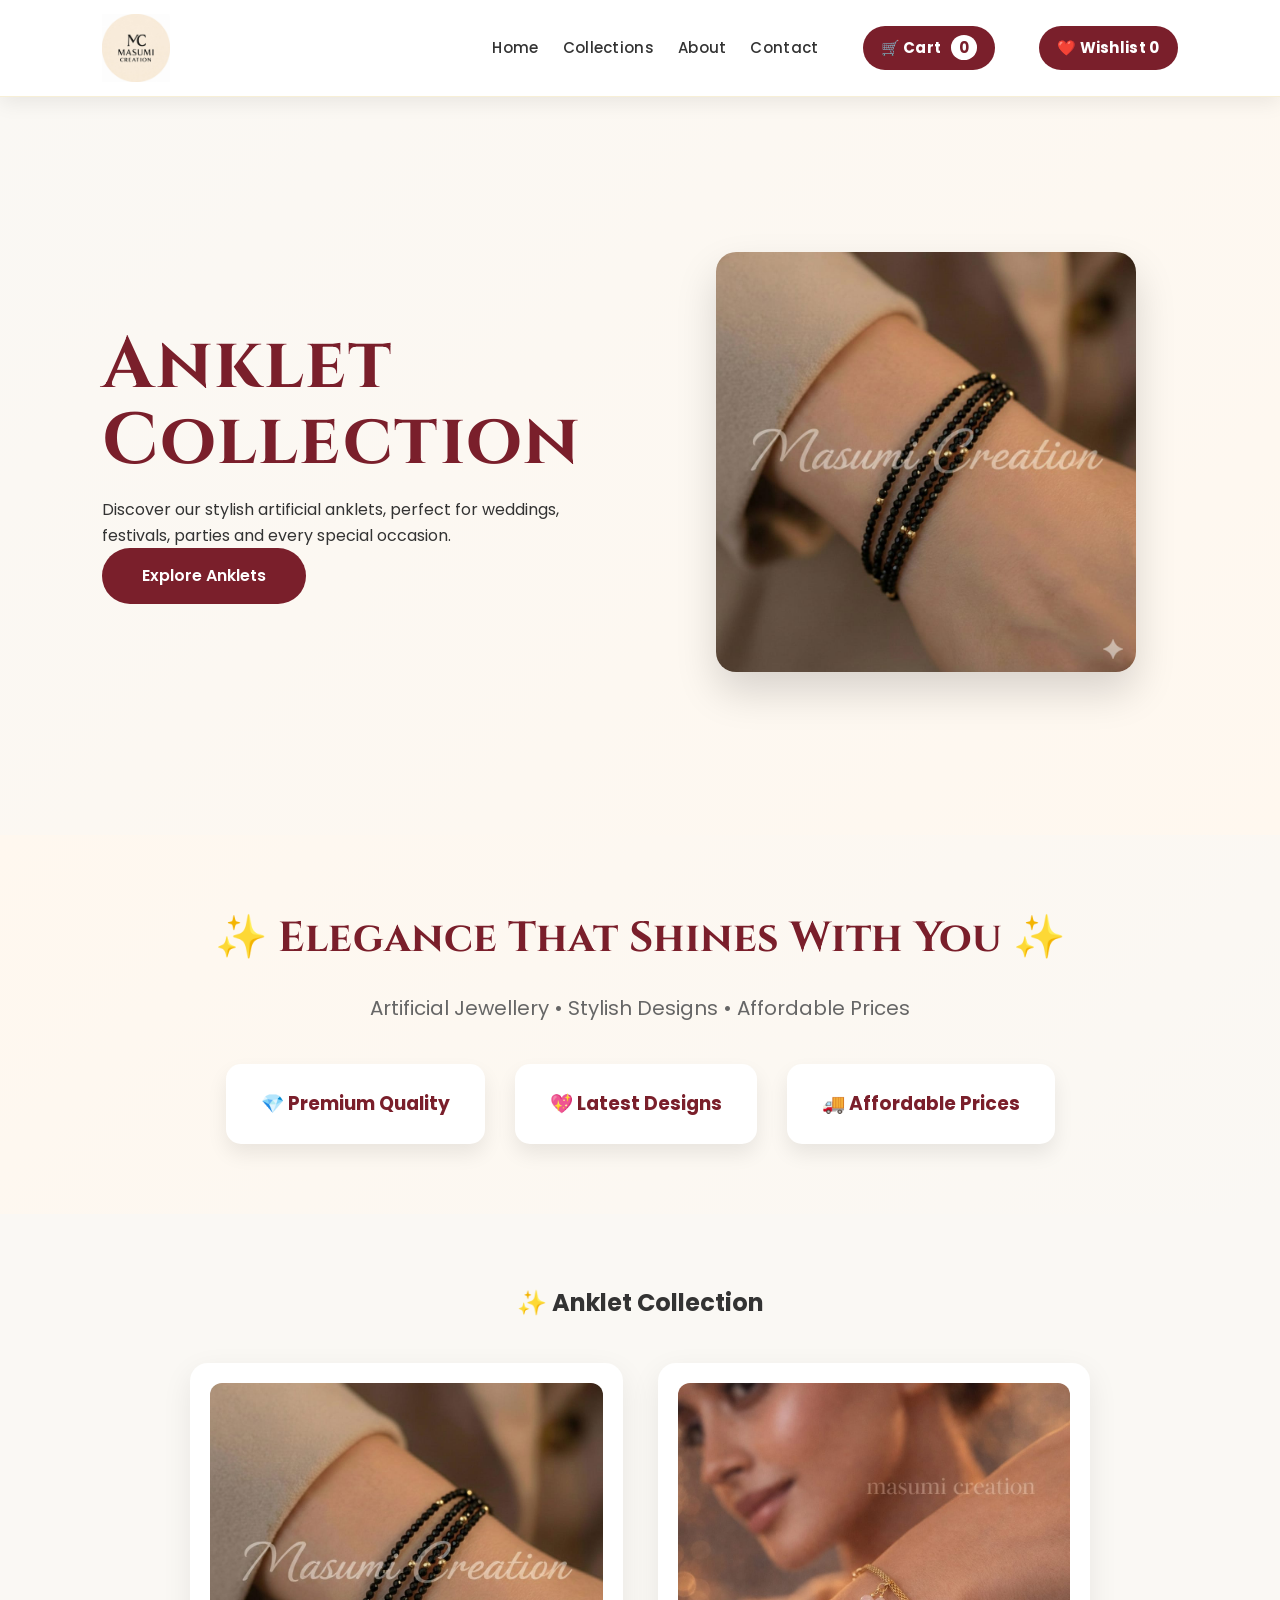
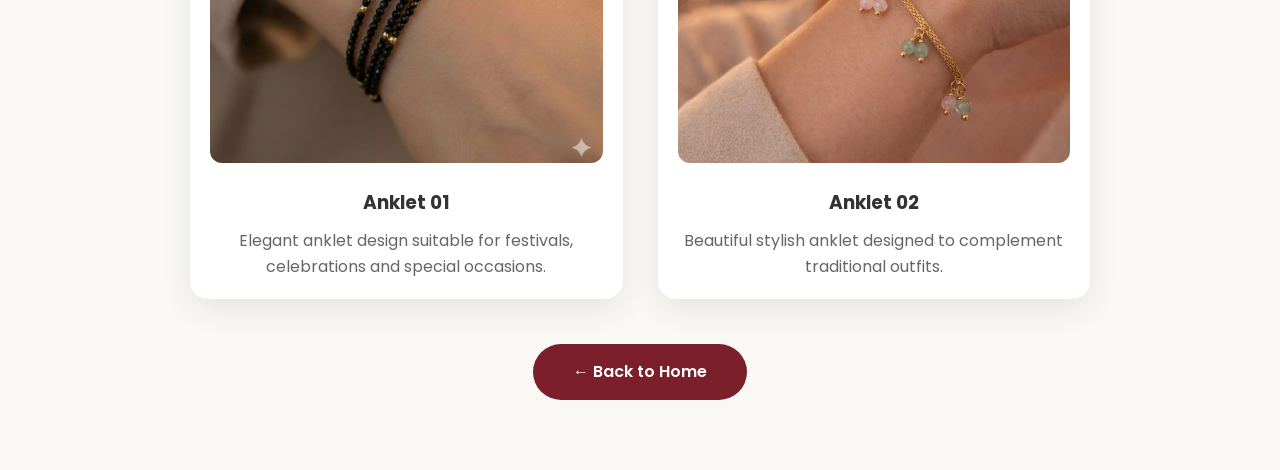
<file: anklets.html>
<!DOCTYPE html>
<html lang="en">

<head>

<meta charset="UTF-8">
<meta name="viewport" content="width=device-width, initial-scale=1.0">

<title>Masumi Creation | Anklet Collection</title>

<link rel="preconnect" href="https://fonts.googleapis.com">
<link rel="preconnect" href="https://fonts.gstatic.com" crossorigin>

<link
href="https://fonts.googleapis.com/css2?family=Cinzel:wght@500;700&family=Poppins:wght@300;400;500;600&display=swap"
rel="stylesheet">

<link rel="stylesheet" href="style.css">

<style>

.anklet-collection {
    padding: 70px 8%;
}

.anklet-collection h2 {
    text-align: center;
    margin-bottom: 40px;
}

.anklet-products {
    display: grid;
    grid-template-columns: repeat(2, 1fr);
    gap: 35px;
    max-width: 900px;
    margin: auto;
}

.anklet-card {
    background: white;
    padding: 20px;
    border-radius: 18px;
    text-align: center;
    box-shadow: 0 10px 30px rgba(0,0,0,0.08);
    transition: 0.3s;
}

.anklet-card:hover {
    transform: translateY(-8px);
}

.anklet-card a {
    text-decoration: none;
    color: inherit;
}

.anklet-card img {
    width: 100%;
    height: 380px;
    object-fit: cover;
    border-radius: 12px;
}

.anklet-card h3 {
    margin-top: 18px;
    margin-bottom: 10px;
}

.anklet-card p {
    color: #666;
    line-height: 1.6;
}

.back-home {
    text-align: center;
    margin-top: 45px;
}

@media (max-width: 650px) {

    .anklet-products {
        grid-template-columns: 1fr;
    }

    .anklet-card img {
        height: 350px;
    }

}

</style>

</head>


<body>


<!-- ================= HEADER ================= -->

<header>

<div class="logo">

<img
src="./image/mc 1.jpeg"
alt="Masumi Creation Logo">

</div>


<nav>

<a href="index.html">Home</a>

<a href="index.html#collections">Collections</a>

<a href="index.html#about">About</a>

<a href="index.html#contact">Contact</a>


<a
href="javascript:void(0)"
class="cart-icon"
onclick="openCart()">

🛒 Cart <span id="cart-count">0</span>

</a>


<a
href="javascript:void(0)"
class="cart-icon"
onclick="openWishlist()">

❤️ Wishlist <span id="wishlist-count">0</span>

</a>

</nav>

</header>



<!-- ================= HERO ================= -->

<section class="hero">

<div class="hero-text">

<h1>Anklet Collection</h1>

<p>

Discover our stylish artificial anklets,
perfect for weddings, festivals, parties
and every special occasion.

</p>

<a
href="#collections"
class="btn">

Explore Anklets

</a>

</div>


<div class="hero-image">

<img
src="./image/WhatsApp Image 2026-07-21 at 10.17.26 AM (3).jpeg"
alt="Anklet Collection">

</div>

</section>



<!-- ================= HIGHLIGHT ================= -->

<section class="highlight">

<h2>
✨ Elegance That Shines With You ✨
</h2>

<p>
Artificial Jewellery • Stylish Designs • Affordable Prices
</p>


<div class="highlight-items">

<div>
<h3>💎 Premium Quality</h3>
</div>

<div>
<h3>💖 Latest Designs</h3>
</div>

<div>
<h3>🚚 Affordable Prices</h3>
</div>

</div>

</section>



<!-- ================= PRODUCTS ================= -->

<section
id="collections"
class="anklet-collection">

<h2>
✨ Anklet Collection
</h2>


<div class="anklet-products">


<!-- ANKLET 1 -->

<div class="anklet-card">

<a href="anklet-product.html?product=1">

<img
src="./image/WhatsApp Image 2026-07-21 at 10.17.26 AM (3).jpeg"
alt="Anklet 01">

<h3>
Anklet 01
</h3>

<p>
Elegant anklet design suitable for
festivals, celebrations and special occasions.
</p>

</a>

</div>



<!-- ANKLET 2 -->

<div class="anklet-card">

<a href="anklet-product.html?product=2">

<img
src="./image/WhatsApp Image 2026-07-21 at 10.17.27 AM.jpeg"
alt="Anklet 02">

<h3>
Anklet 02
</h3>

<p>
Beautiful stylish anklet designed to
complement traditional outfits.
</p>

</a>

</div>


</div>



<div class="back-home">

<a
href="index.html"
class="btn">

← Back to Home

</a>

</div>

</section>



<!-- ================= CART ================= -->

<div
id="cartPopup"
class="cart-popup">

<h2>
🛒 Shopping Cart
</h2>

<div id="cartItems">

<p>
Your cart is empty.
</p>

</div>


<button
class="btn"
onclick="checkoutWhatsApp()">

✅ Checkout on WhatsApp

</button>


<button
class="btn"
onclick="closeCart()">

Close

</button>

</div>



<!-- ================= WISHLIST ================= -->

<div
id="wishlistPopup"
class="cart-popup">

<h2>
❤️ Wishlist
</h2>

<div id="wishlistItems">

<p>
Your wishlist is empty.
</p>

</div>


<button
class="btn"
onclick="closeWishlist()">

Close

</button>

</div>



<script src="script.js"></script>

</body>

</html>
</file>
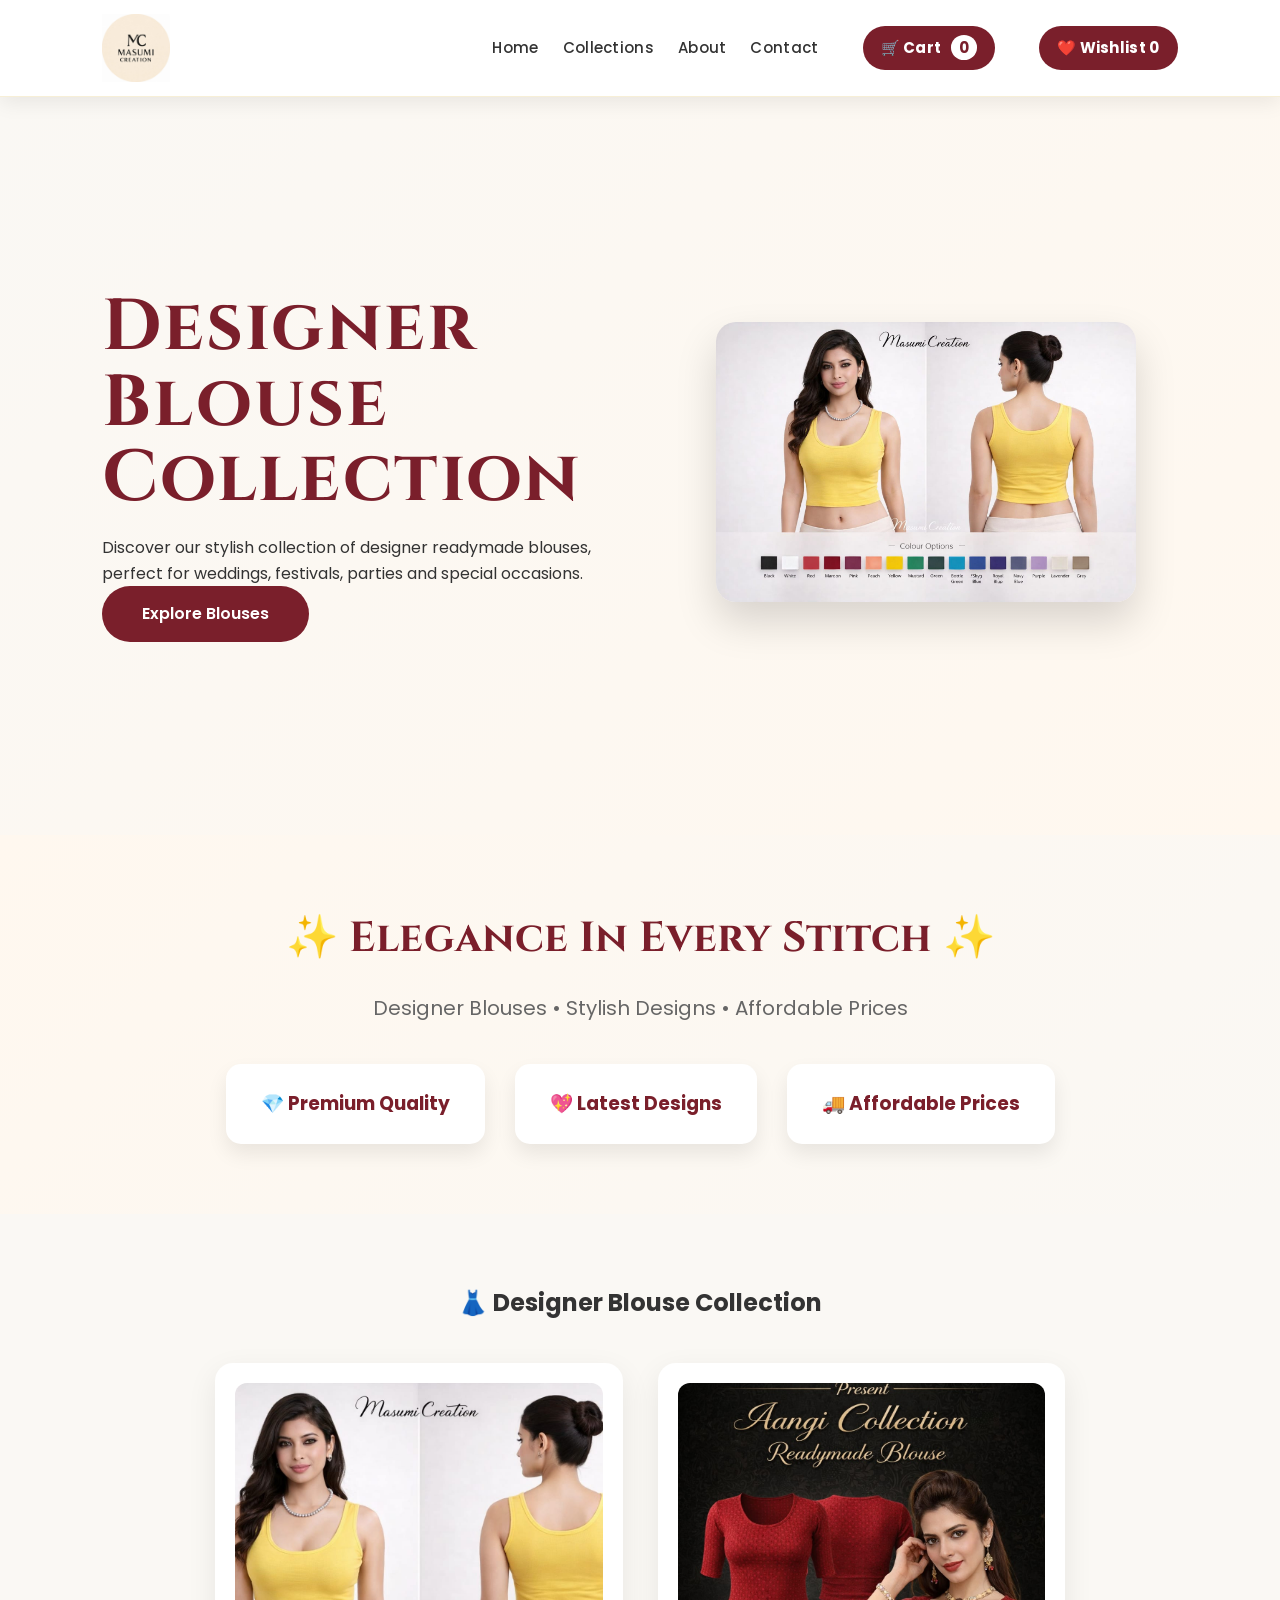
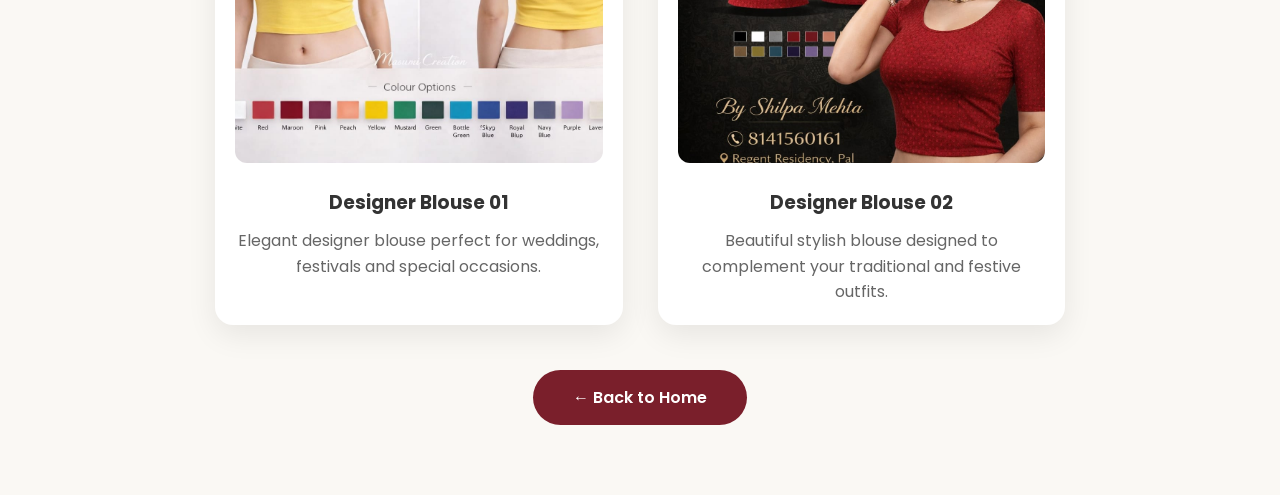
<file: blouses.html>
<!DOCTYPE html>
<html lang="en">

<head>

<meta charset="UTF-8">
<meta name="viewport" content="width=device-width, initial-scale=1.0">

<title>Masumi Creation | Designer Blouses</title>

<link rel="preconnect" href="https://fonts.googleapis.com">
<link rel="preconnect" href="https://fonts.gstatic.com" crossorigin>

<link
href="https://fonts.googleapis.com/css2?family=Cinzel:wght@500;700&family=Poppins:wght@300;400;500;600&display=swap"
rel="stylesheet">

<link rel="stylesheet" href="style.css">

<style>

.blouse-collection {
    padding: 70px 8%;
}

.blouse-collection h2 {
    text-align: center;
    margin-bottom: 40px;
}

.blouse-products {
    display: grid;
    grid-template-columns: repeat(2, 1fr);
    gap: 35px;
    max-width: 850px;
    margin: auto;
}

.blouse-card {
    background: white;
    padding: 20px;
    border-radius: 18px;
    text-align: center;
    box-shadow: 0 10px 30px rgba(0,0,0,0.08);
    transition: 0.3s;
}

.blouse-card:hover {
    transform: translateY(-8px);
}

.blouse-card a {
    text-decoration: none;
    color: inherit;
}

.blouse-card img {
    width: 100%;
    height: 380px;
    object-fit: cover;
    border-radius: 12px;
}

.blouse-card h3 {
    margin-top: 18px;
    margin-bottom: 10px;
}

.blouse-card p {
    color: #666;
    line-height: 1.6;
}

.back-home {
    text-align: center;
    margin-top: 45px;
}

@media (max-width: 650px) {

    .blouse-products {
        grid-template-columns: 1fr;
    }

    .blouse-card img {
        height: 350px;
    }

}

</style>

</head>


<body>


<!-- ================= HEADER ================= -->

<header>

<div class="logo">

<img
src="./image/mc 1.jpeg"
alt="Masumi Creation Logo">

</div>


<nav>

<a href="index.html">Home</a>

<a href="index.html#collections">Collections</a>

<a href="index.html#about">About</a>

<a href="index.html#contact">Contact</a>


<a
href="javascript:void(0)"
class="cart-icon"
onclick="openCart()">

🛒 Cart <span id="cart-count">0</span>

</a>


<a
href="javascript:void(0)"
class="cart-icon"
onclick="openWishlist()">

❤️ Wishlist <span id="wishlist-count">0</span>

</a>

</nav>

</header>



<!-- ================= HERO ================= -->

<section class="hero">

<div class="hero-text">

<h1>Designer Blouse Collection</h1>

<p>

Discover our stylish collection of designer
readymade blouses, perfect for weddings,
festivals, parties and special occasions.

</p>

<a
href="#collections"
class="btn">

Explore Blouses

</a>

</div>


<div class="hero-image">

<img
src="./image/WhatsApp Image 2026-07-21 at 10.17.27 AM (2).jpeg"
alt="Designer Blouse">

</div>

</section>



<!-- ================= HIGHLIGHT ================= -->

<section class="highlight">

<h2>
✨ Elegance In Every Stitch ✨
</h2>

<p>
Designer Blouses • Stylish Designs • Affordable Prices
</p>


<div class="highlight-items">

<div>
<h3>💎 Premium Quality</h3>
</div>

<div>
<h3>💖 Latest Designs</h3>
</div>

<div>
<h3>🚚 Affordable Prices</h3>
</div>

</div>

</section>



<!-- ================= PRODUCTS ================= -->

<section
id="collections"
class="blouse-collection">

<h2>
👗 Designer Blouse Collection
</h2>


<div class="blouse-products">


<!-- BLOUSE 1 -->

<div class="blouse-card">

<a href="blouse-product.html?product=1">

<img
src="./image/WhatsApp Image 2026-07-21 at 10.17.27 AM (2).jpeg"
alt="Designer Blouse 01">

<h3>
Designer Blouse 01
</h3>

<p>
Elegant designer blouse perfect for weddings,
festivals and special occasions.
</p>

</a>

</div>



<!-- BLOUSE 2 -->

<div class="blouse-card">

<a href="blouse-product.html?product=2">

<img
src="./image/WhatsApp Image 2026-07-21 at 10.17.27 AM (3).jpeg"
alt="Designer Blouse 02">

<h3>
Designer Blouse 02
</h3>

<p>
Beautiful stylish blouse designed to complement
your traditional and festive outfits.
</p>

</a>

</div>


</div>



<div class="back-home">

<a
href="index.html"
class="btn">

← Back to Home

</a>

</div>

</section>



<!-- ================= CART ================= -->

<div
id="cartPopup"
class="cart-popup">

<h2>
🛒 Shopping Cart
</h2>

<div id="cartItems">

<p>
Your cart is empty.
</p>

</div>


<button
class="btn"
onclick="checkoutWhatsApp()">

✅ Checkout on WhatsApp

</button>


<button
class="btn"
onclick="closeCart()">

Close

</button>

</div>



<!-- ================= WISHLIST ================= -->

<div
id="wishlistPopup"
class="cart-popup">

<h2>
❤️ Wishlist
</h2>

<div id="wishlistItems">

<p>
Your wishlist is empty.
</p>

</div>


<button
class="btn"
onclick="closeWishlist()">

Close

</button>

</div>



<script src="script.js"></script>

</body>

</html>
</file>
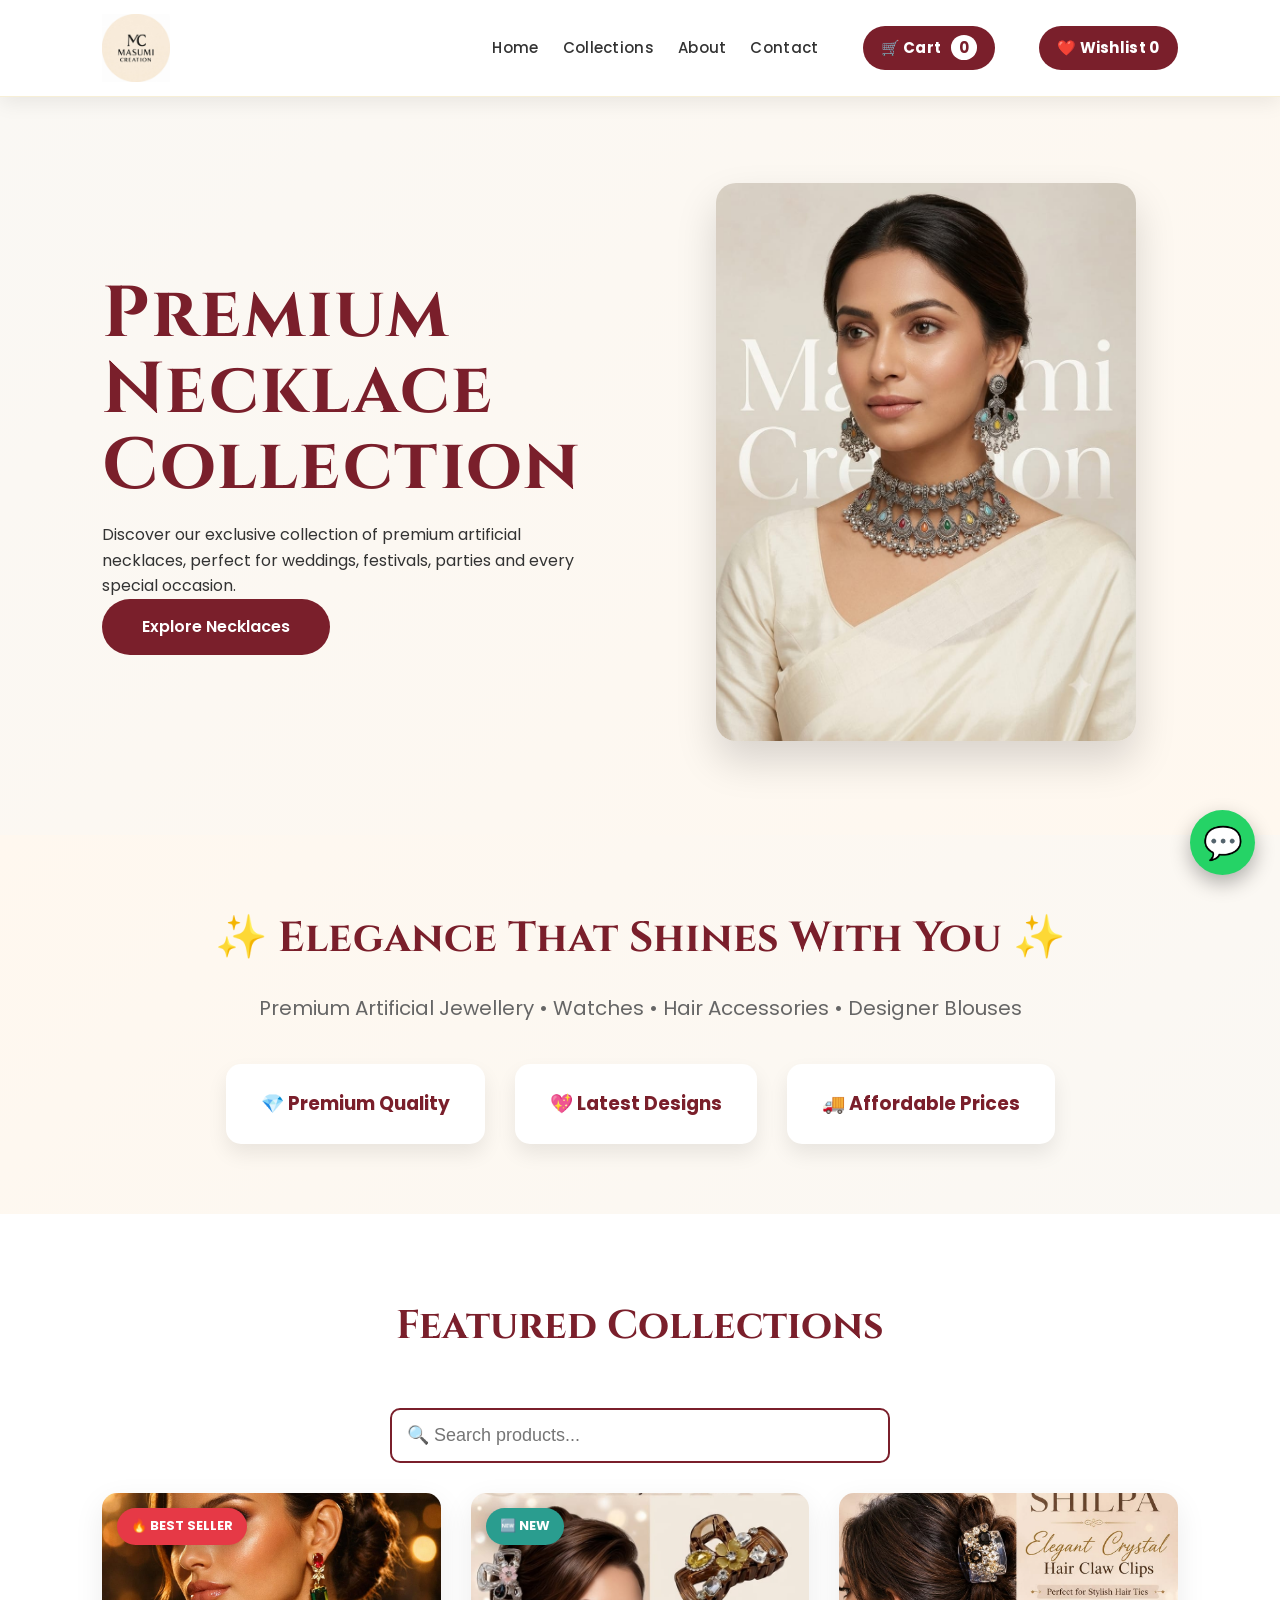
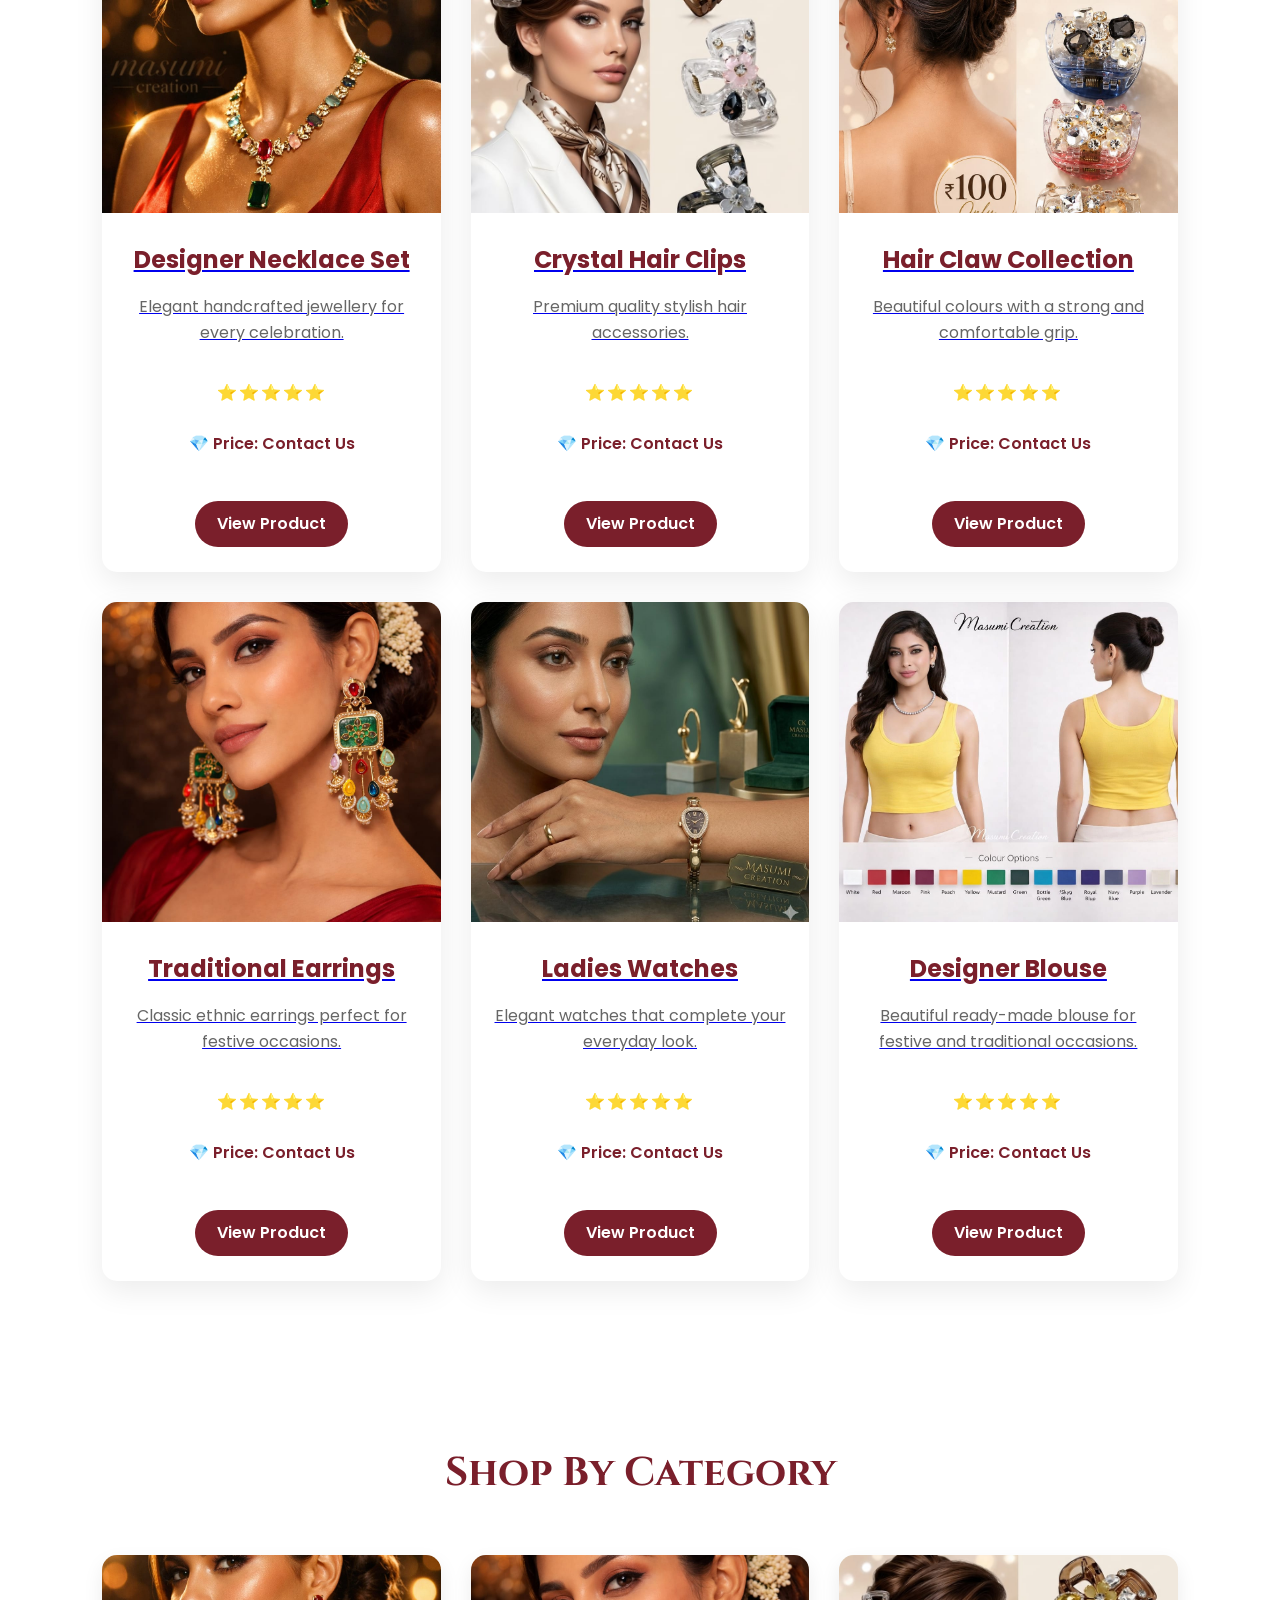
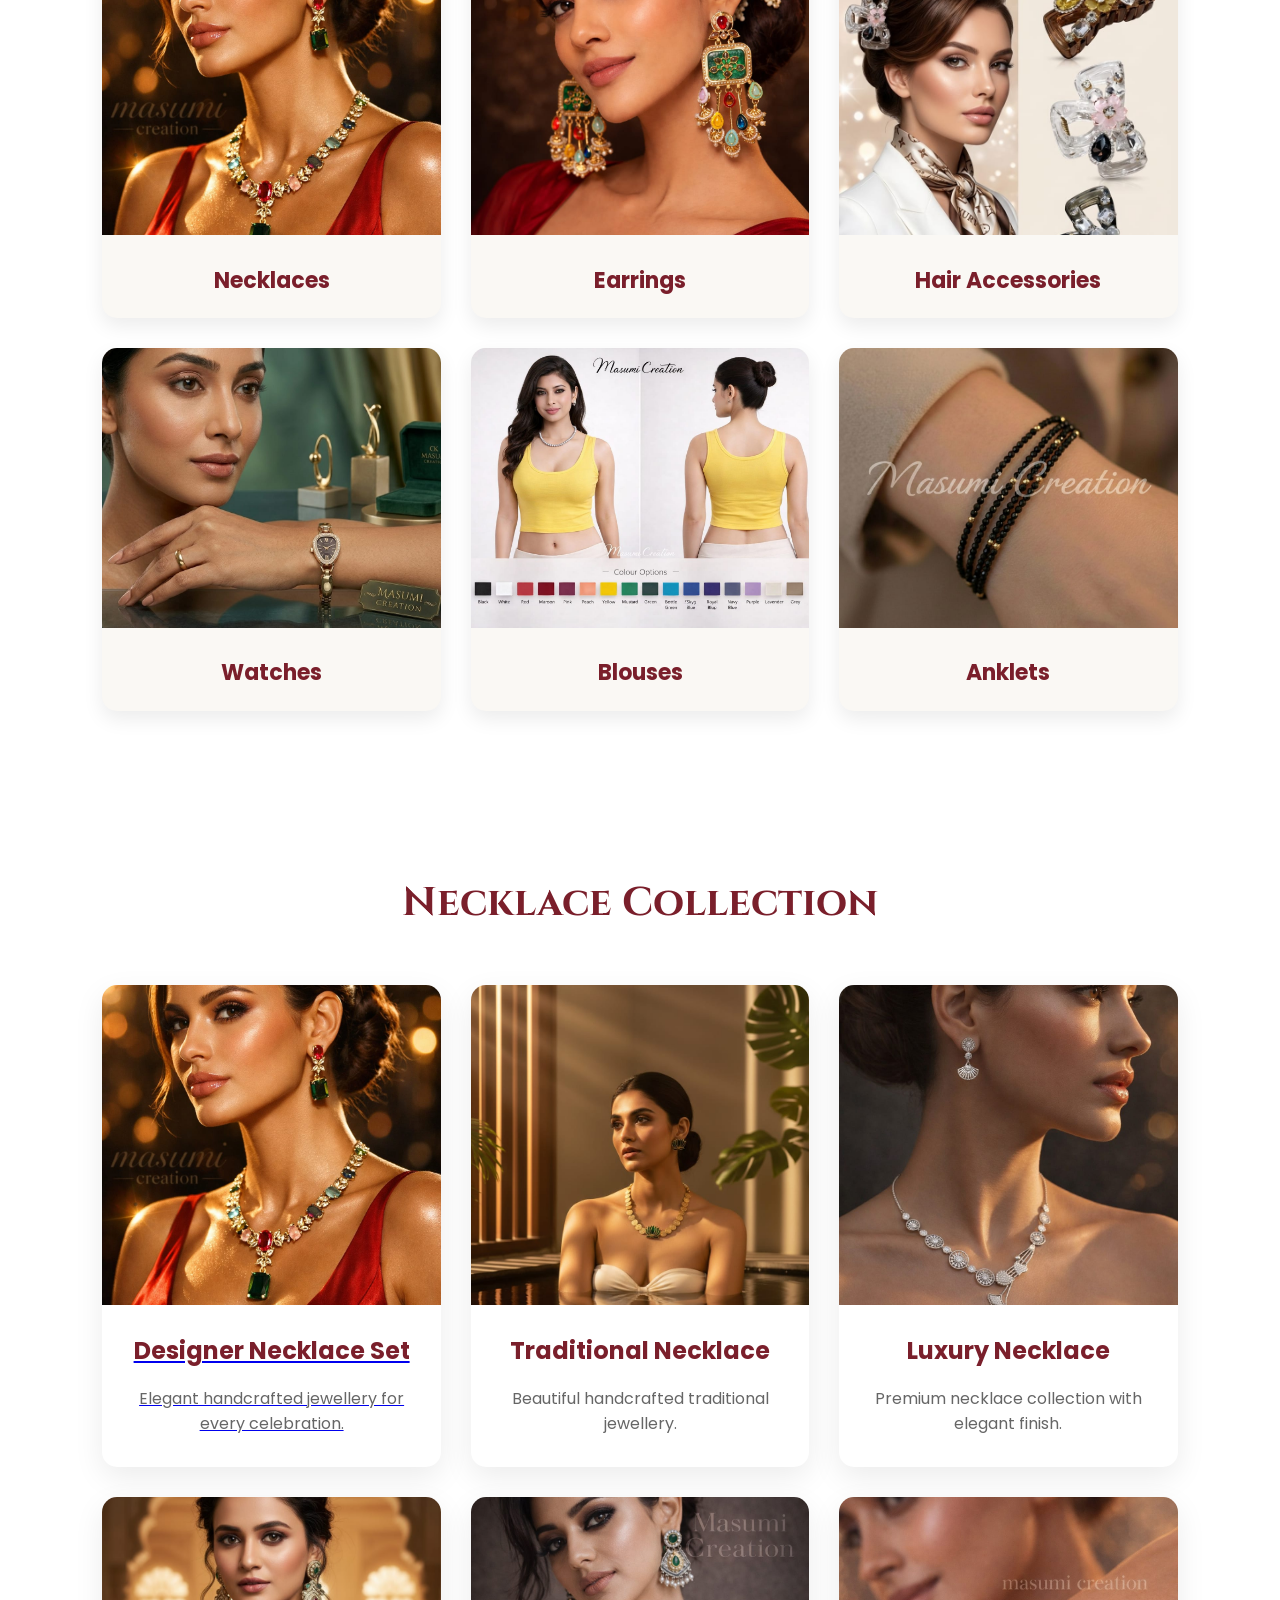
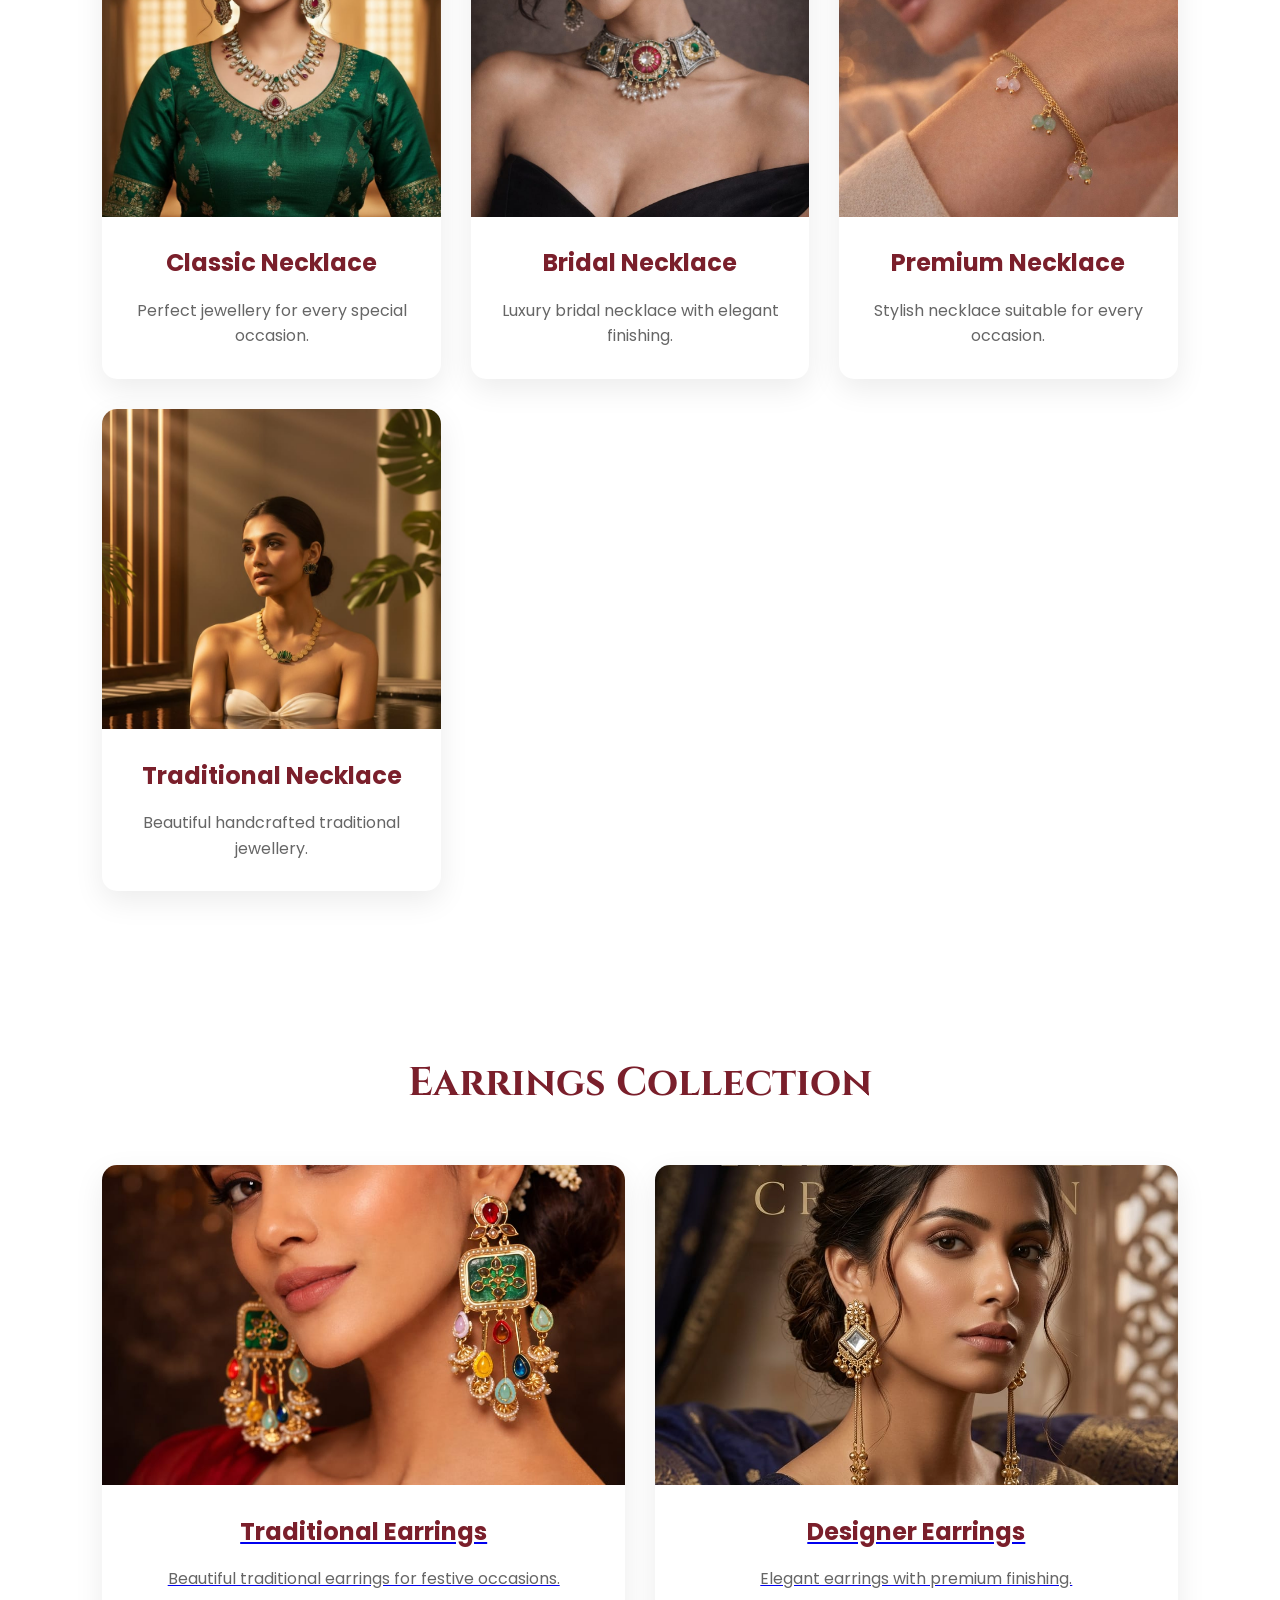
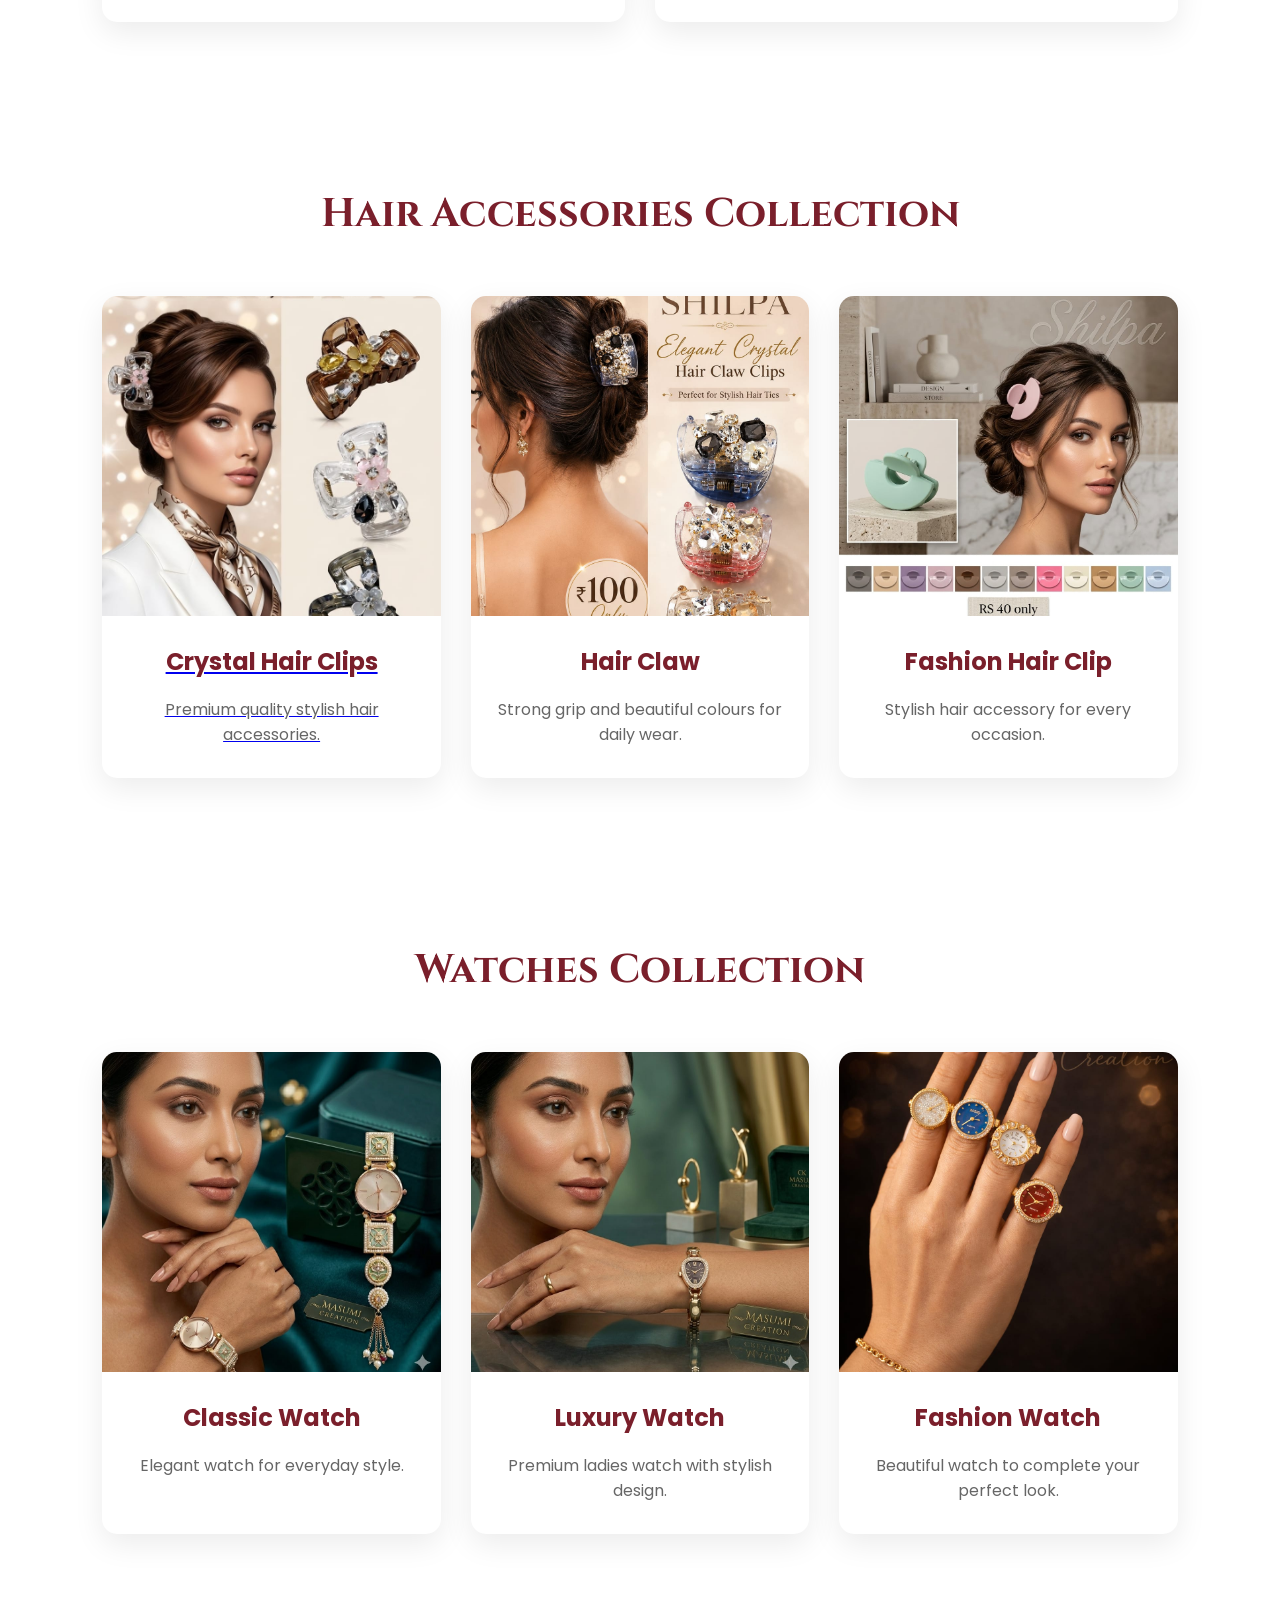
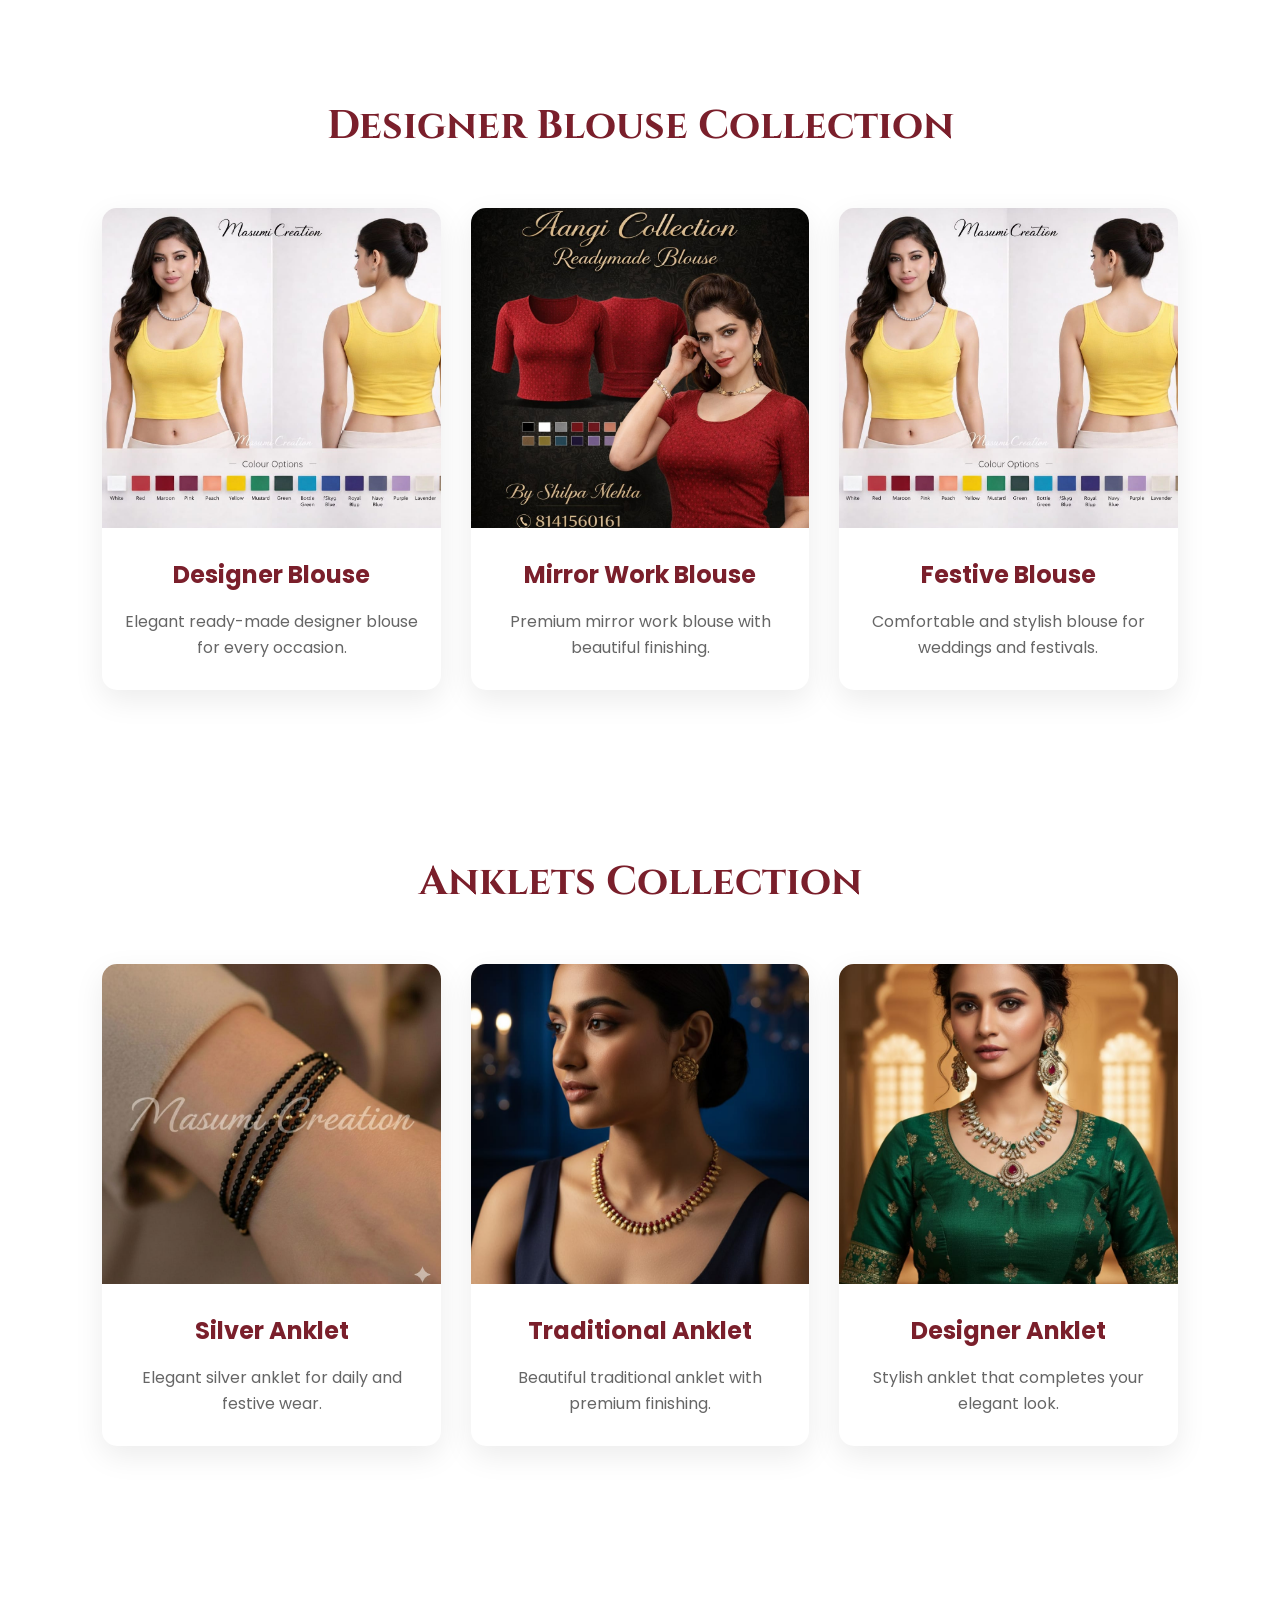
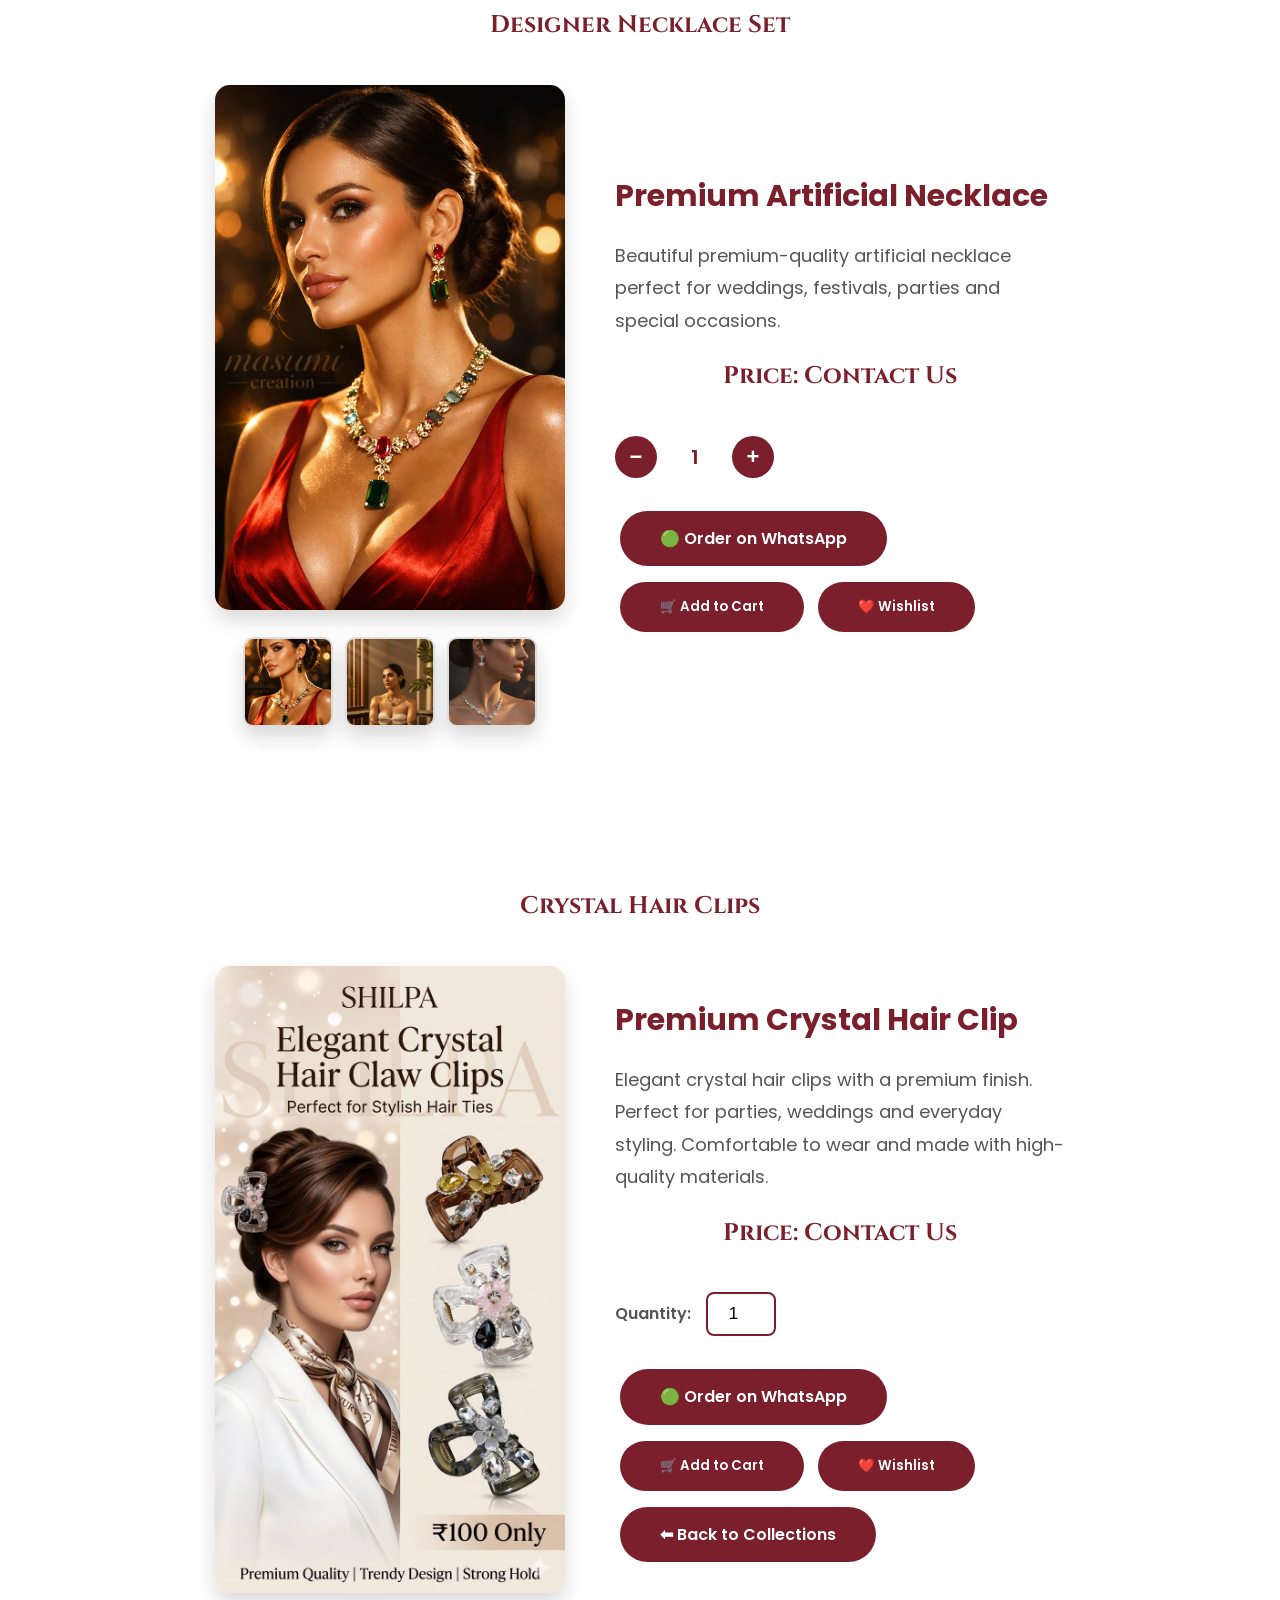
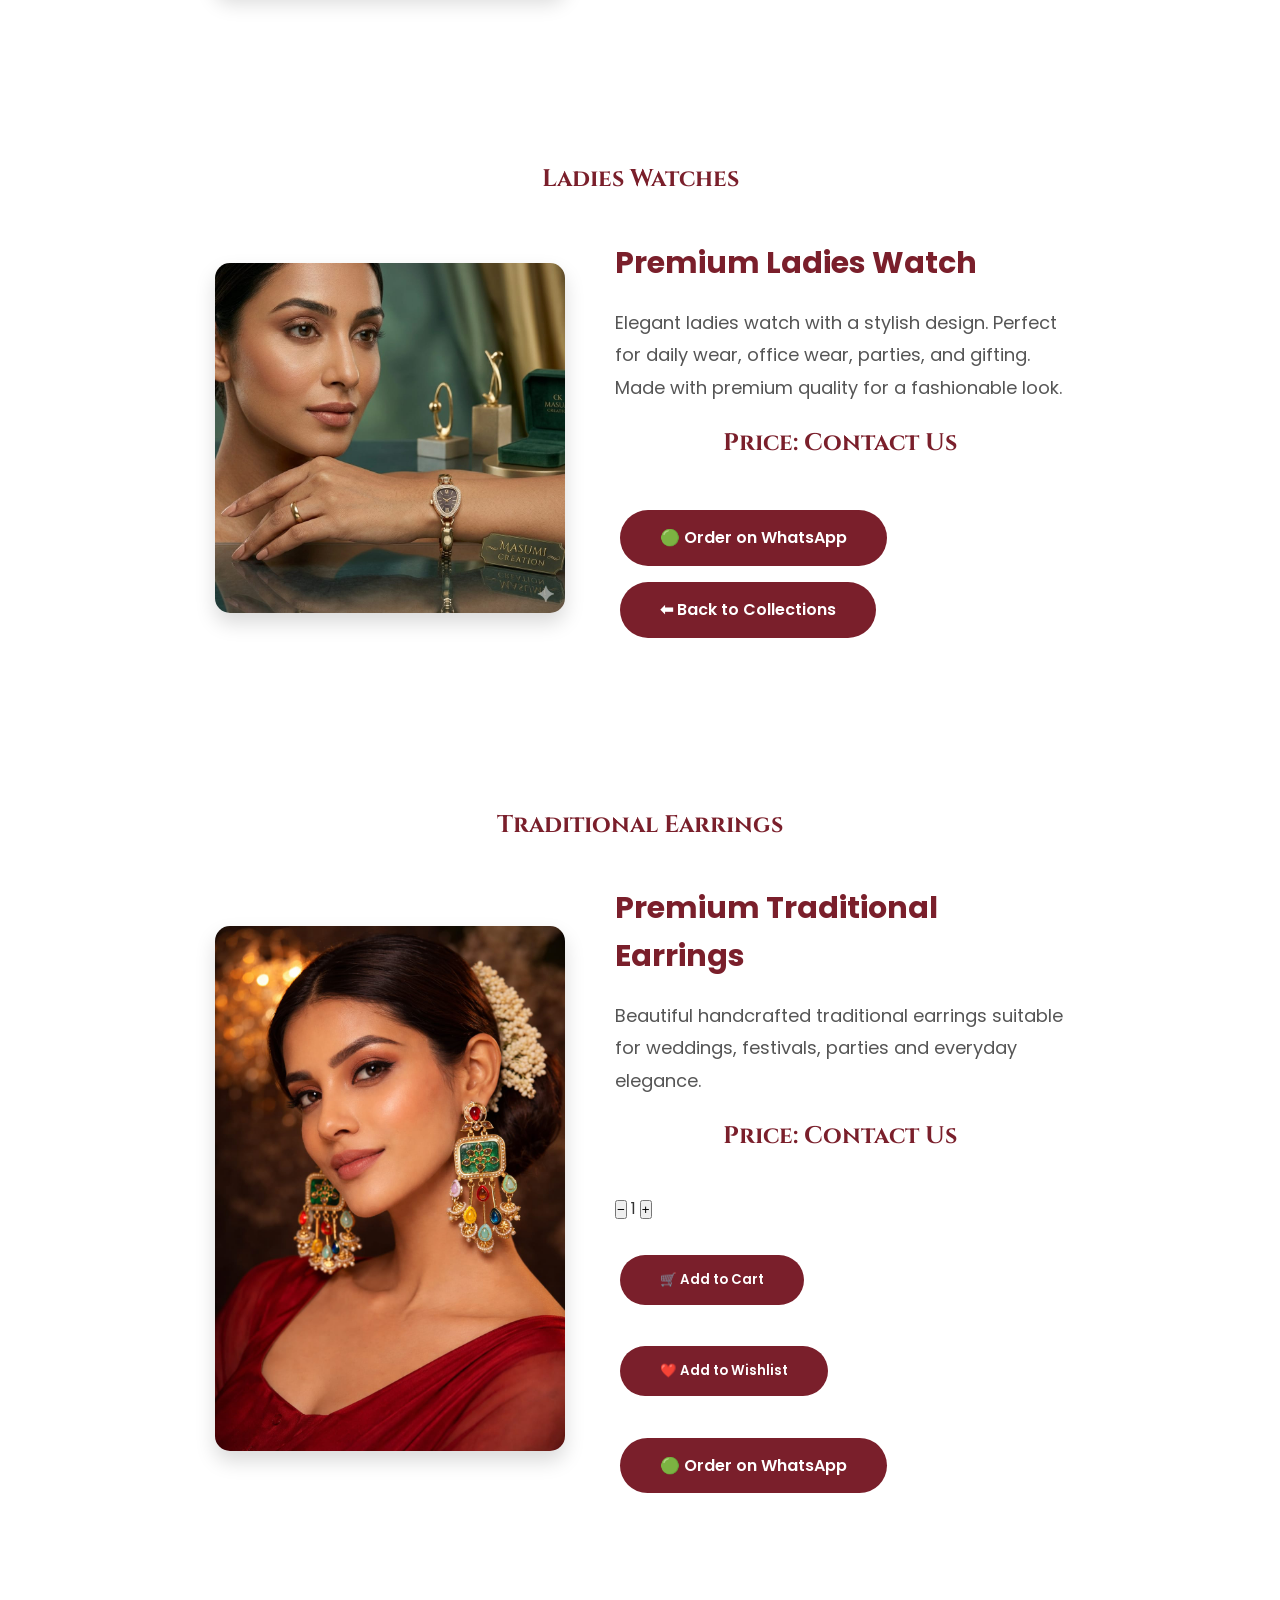
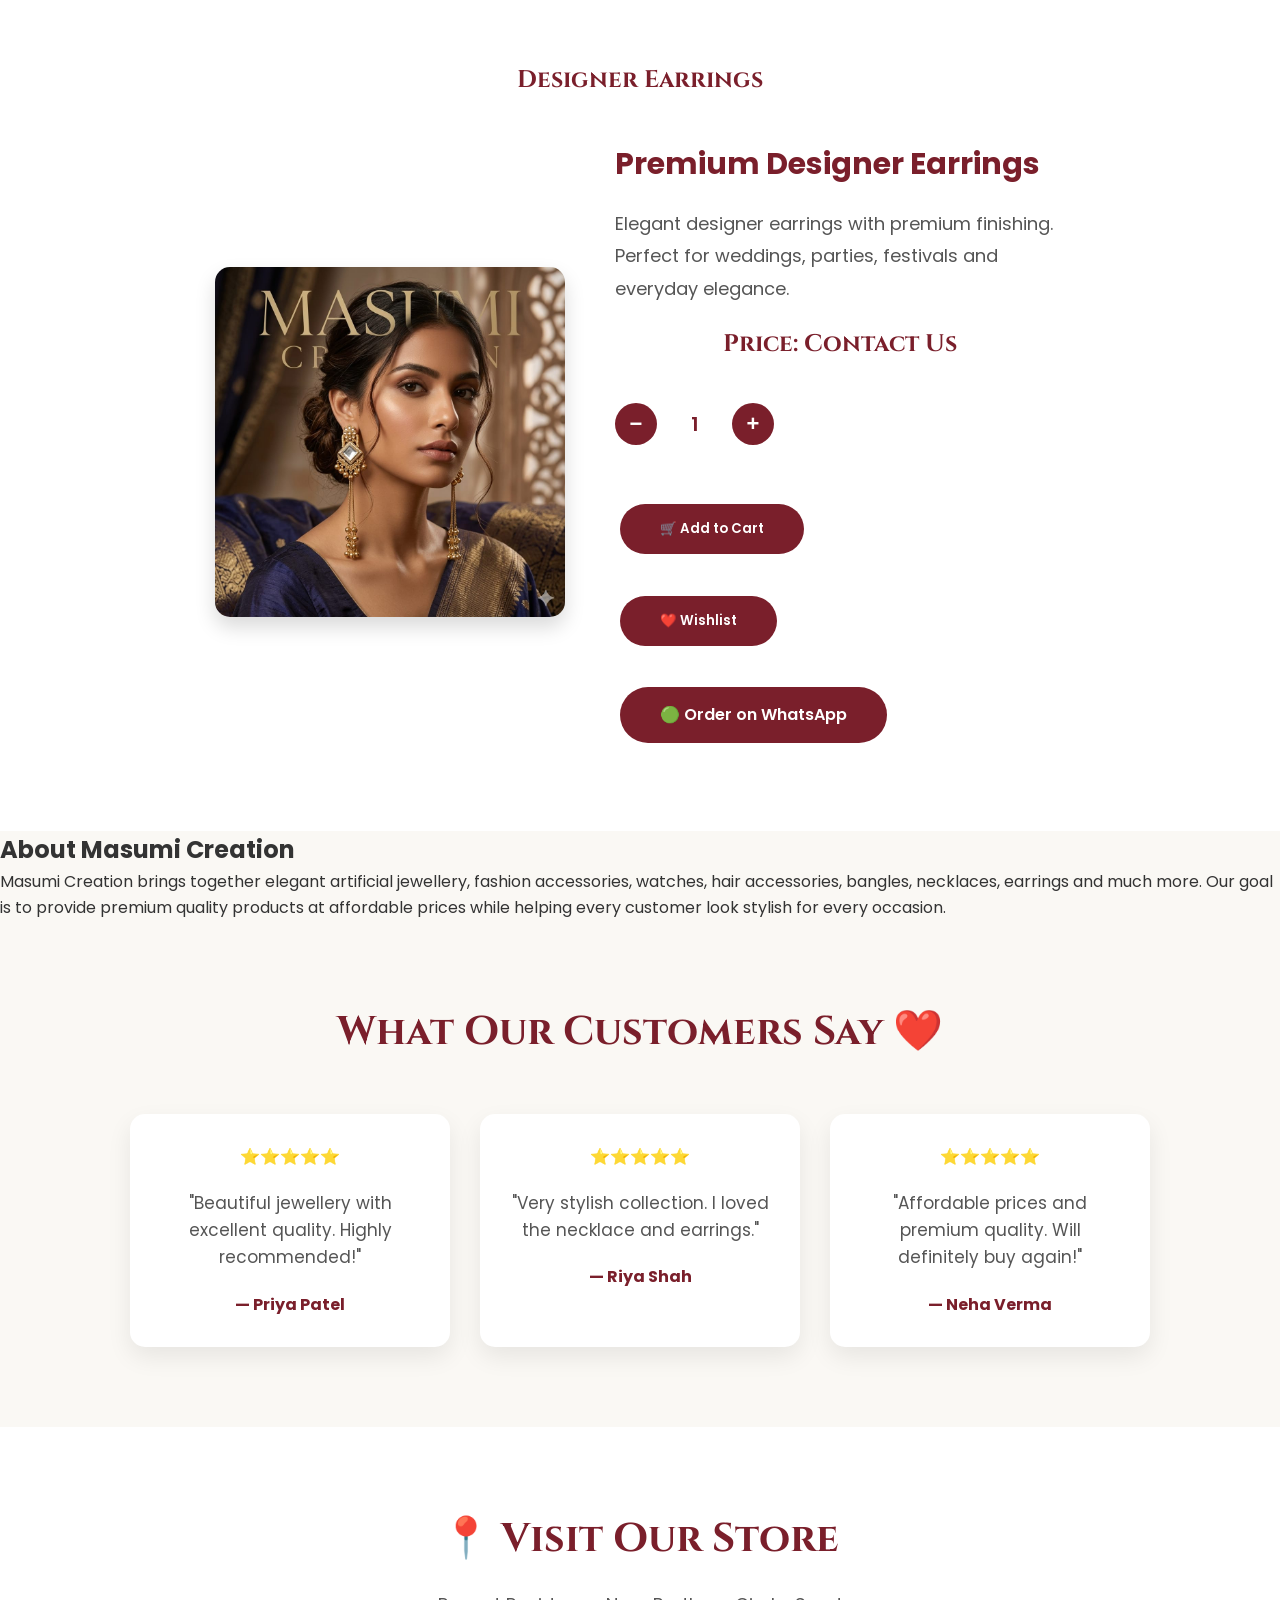
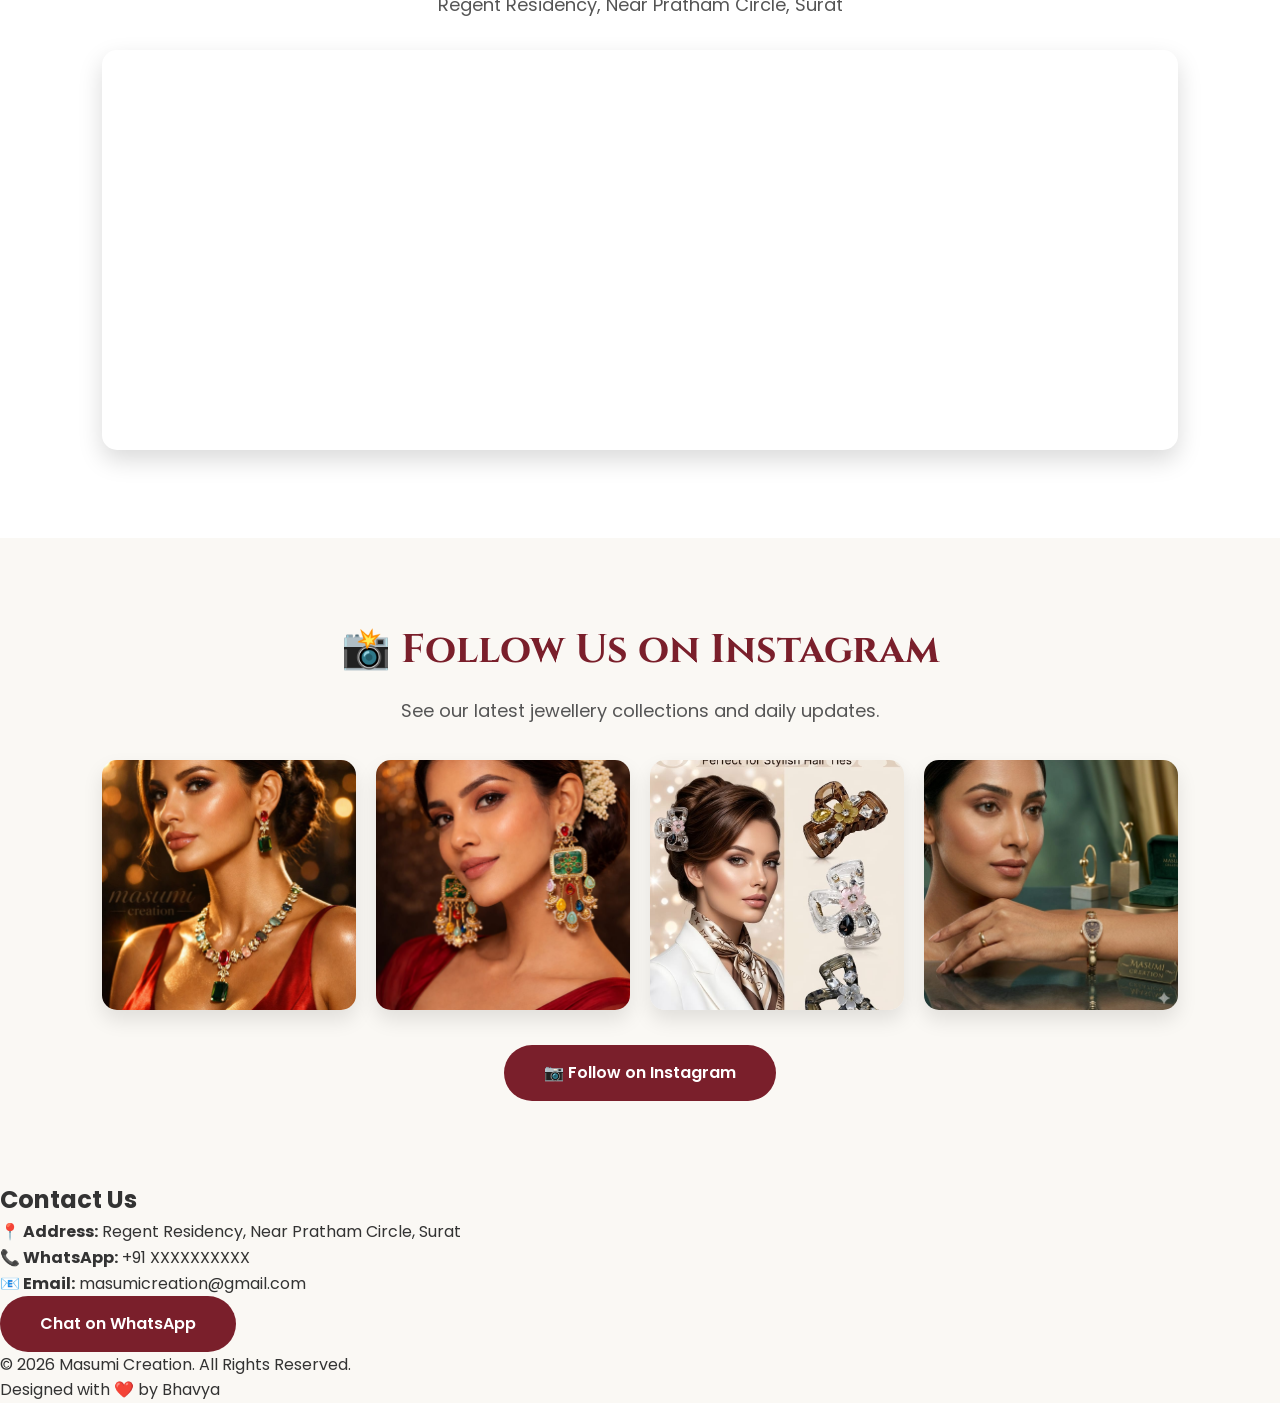
<file: index-before-cleanup-2.html>
<!DOCTYPE html>
<html lang="en">
<head>
<meta charset="UTF-8">
<meta name="viewport" content="width=device-width, initial-scale=1.0">

<title>Masumi Creation | Necklace Collection</title>

<link rel="preconnect" href="https://fonts.googleapis.com">
<link rel="preconnect" href="https://fonts.gstatic.com" crossorigin>

<link href="https://fonts.googleapis.com/css2?family=Cinzel:wght@500;700&family=Poppins:wght@300;400;500;600&display=swap" rel="stylesheet">

<link rel="stylesheet" href="style.css">
</head>

<body>

<header>

<div class="logo">
<img src="./image/mc 1.jpeg" alt="Masumi Creation Logo">
</div>

<nav>

<a href="#home">Home</a>
<a href="#collections">Collections</a>
<a href="#about">About</a>
<a href="#contact">Contact</a>

<a href="javascript:void(0)" class="cart-icon" onclick="openCart()">

🛒 Cart <span id="cart-count">0</span>

</a>
<a href="javascript:void(0)" class="cart-icon" onclick="openWishlist()">
❤️ Wishlist <span id="wishlist-count">0</span>
</a>
</nav>

</header>

<section class="hero" id="home">

<div class="hero-text">

<h1>Premium Necklace Collection</h1>

<p>
Discover our exclusive collection of premium artificial necklaces,
perfect for weddings, festivals, parties and every special occasion.
</p>

<a href="necklaces.html" class="btn">
Explore Necklaces
</a>

</div>

<div class="hero-image">

<img src="./image/WhatsApp Image 2026-07-21 at 10.17.22 AM.jpeg"
alt="Masumi Model">

</div>

</section>
<section class="highlight">

<h2>✨ Elegance That Shines With You ✨</h2>

<p>
Premium Artificial Jewellery • Watches • Hair Accessories • Designer Blouses
</p>

<div class="highlight-items">

<div>
<h3>💎 Premium Quality</h3>
</div>

<div>
<h3>💖 Latest Designs</h3>
</div>

<div>
<h3>🚚 Affordable Prices</h3>
</div>

</div>

</section>

<section id="collections" class="collections">

<h2>Featured Collections</h2>

<input
type="text"
id="searchBar"
placeholder="🔍 Search products..."
onkeyup="searchProducts()">

<div class="products">
  <div class="card product-card">

    <span class="badge bestseller">🔥 BEST SELLER</span>

    <a href="designer-necklace.html">

        <img
            src="image/WhatsApp Image 2026-07-21 at 10.17.27 AM (1).jpeg"
            alt="Designer Necklace Set">

        <h3>Designer Necklace Set</h3>

        <p>
            Elegant handcrafted jewellery for every celebration.
        </p>

    </a>

    <div class="product-card-info">

        <div class="rating">
            ⭐⭐⭐⭐⭐
        </div>

        <p class="price">
            💎 Price: Contact Us
        </p>

        <a href="designer-necklace.html" class="card-btn">
            View Product
        </a>

    </div>

</div>

<div class="card product-card">

    <span class="badge new">🆕 NEW</span>

    <a href="#product2-hair" class="product-link">

        <img
            src="./image/WhatsApp Image 2026-07-21 at 10.17.23 AM.jpeg"
            alt="Crystal Hair Clips">

        <h3>Crystal Hair Clips</h3>

        <p>
            Premium quality stylish hair accessories.
        </p>

    </a>

    <div class="product-card-info">

        <div class="rating">
            ⭐⭐⭐⭐⭐
        </div>

        <p class="price">
            💎 Price: Contact Us
        </p>

        <a href="#product2-hair" class="card-btn">
            View Product
        </a>

    </div>

</div>

<div class="card product-card">

    <a href="#hair" class="product-link">

        <img
            src="image/WhatsApp Image 2026-07-21 at 10.17.22 AM (1).jpeg"
            alt="Hair Claw Collection">

        <h3>Hair Claw Collection</h3>

        <p>
            Beautiful colours with a strong and comfortable grip.
        </p>

    </a>

    <div class="product-card-info">

        <div class="rating">⭐⭐⭐⭐⭐</div>

        <p class="price">💎 Price: Contact Us</p>

        <a href="#hair" class="card-btn">
            View Product
        </a>

    </div>

</div>

<div class="card product-card">

    <a href="#product4" class="product-link">

        <img
            src="image/WhatsApp Image 2026-07-21 at 10.17.24 AM (1).jpeg"
            alt="Traditional Earrings">

        <h3>Traditional Earrings</h3>

        <p>
            Classic ethnic earrings perfect for festive occasions.
        </p>

    </a>

    <div class="product-card-info">

        <div class="rating">
            ⭐⭐⭐⭐⭐
        </div>

        <p class="price">
            💎 Price: Contact Us
        </p>

        <a href="#product4" class="card-btn">
            View Product
        </a>

    </div>

</div>

<div class="card product-card">

    <a href="#product3" class="product-link">

        <img
            src="image/WhatsApp Image 2026-07-21 at 10.17.25 AM (2).jpeg"
            alt="Ladies Watches">

        <h3>Ladies Watches</h3>

        <p>
            Elegant watches that complete your everyday look.
        </p>

    </a>

    <div class="product-card-info">

        <div class="rating">
            ⭐⭐⭐⭐⭐
        </div>

        <p class="price">
            💎 Price: Contact Us
        </p>

        <a href="#product3" class="card-btn">
            View Product
        </a>

    </div>

</div>
<div class="card product-card">

    <a href="#blouses" class="product-link">

        <img
            src="image/WhatsApp Image 2026-07-21 at 10.17.27 AM (2).jpeg"
            alt="Designer Blouse">

        <h3>Designer Blouse</h3>

        <p>
            Beautiful ready-made blouse for festive and traditional occasions.
        </p>

    </a>

    <div class="product-card-info">

        <div class="rating">
            ⭐⭐⭐⭐⭐
        </div>

        <p class="price">
            💎 Price: Contact Us
        </p>

        <a href="#blouses" class="card-btn">
            View Product
        </a>

    </div>

</div>
</div>

</section>
<section class="categories">

<h2>Shop By Category</h2>

<div class="category-grid">

<div class="category-box">

<a href="necklaces.html">

<img src="./image/WhatsApp Image 2026-07-21 at 10.17.27 AM (1).jpeg" alt="Necklaces">

<h3>Necklaces</h3>

</a>

</div>

<div class="category-box">

<a href="earrings.html">

<img src="./image/WhatsApp Image 2026-07-21 at 10.17.24 AM (1).jpeg" alt="Earrings">

<h3>Earrings</h3>

</a>

</div>

<div class="category-box">

<a href="hair-accessories.html">

<img src="./image/WhatsApp Image 2026-07-21 at 10.17.23 AM.jpeg" alt="Hair Accessories">

<h3>Hair Accessories</h3>

</a>

</div>

<div class="category-box">

<a href="watches.html">

<img src="./image/WhatsApp Image 2026-07-21 at 10.17.25 AM (2).jpeg" alt="Watches">

<h3>Watches</h3>

</a>

</div>

<div class="category-box">

<a href="blouses.html">

<img src="./image/WhatsApp Image 2026-07-21 at 10.17.27 AM (2).jpeg" alt="Blouses">

<h3>Blouses</h3>

</a>

</div>

<div class="category-box">

<a href="#anklets">

<img src="./image/WhatsApp Image 2026-07-21 at 10.17.26 AM (3).jpeg" alt="Anklets">

<h3>Anklets</h3>

</a>

</div>

</div>

</section>

<section id="necklaces" class="collections">

<h2>Necklace Collection</h2>

<div class="products">

<div class="card">

<a href="designer-necklace.html">

<img src="image/WhatsApp Image 2026-07-21 at 10.17.27 AM (1).jpeg" alt="Jewellery">

<h3>Designer Necklace Set</h3>

<p>Elegant handcrafted jewellery for every celebration.</p>

</a>

</div>

<div class="card">
<img src="./image/WhatsApp Image 2026-07-21 at 10.17.26 AM (1).jpeg" alt="Traditional Necklace">
<h3>Traditional Necklace</h3>
<p>Beautiful handcrafted traditional jewellery.</p>
</div>

<div class="card">
<img src="./image/WhatsApp Image 2026-07-21 at 10.17.28 AM.jpeg" alt="Luxury Necklace">
<h3>Luxury Necklace</h3>
<p>Premium necklace collection with elegant finish.</p>
</div>

<div class="card">
<img src="./image/WhatsApp Image 2026-07-21 at 10.17.26 AM.jpeg" alt="Classic Necklace">
<h3>Classic Necklace</h3>
<p>Perfect jewellery for every special occasion.</p>
</div>
<div class="card">
<img src="./image/WhatsApp Image 2026-07-21 at 10.17.28 AM (1).jpeg" alt="Bridal Necklace">
<h3>Bridal Necklace</h3>
<p>Luxury bridal necklace with elegant finishing.</p>
</div>

<div class="card">
<img src="./image/WhatsApp Image 2026-07-21 at 10.17.27 AM.jpeg" alt="Premium Necklace">
<h3>Premium Necklace</h3>
<p>Stylish necklace suitable for every occasion.</p>
</div>

<div class="card">
<img src="./image/WhatsApp Image 2026-07-21 at 10.17.26 AM (1).jpeg" alt="Traditional Necklace">
<h3>Traditional Necklace</h3>
<p>Beautiful handcrafted traditional jewellery.</p>
</div>
</div>

</section>
<section id="earrings" class="collections">

<h2>Earrings Collection</h2>

<div class="products">

<div class="card">

<a href="#product4">

<img src="./image/WhatsApp Image 2026-07-21 at 10.17.24 AM (1).jpeg" alt="Traditional Earrings">

<h3>Traditional Earrings</h3>

<p>Beautiful traditional earrings for festive occasions.</p>

</a>

</div>

<div class="card">

<a href="#product5">

<img src="./image/WhatsApp Image 2026-07-21 at 10.17.25 AM.jpeg" alt="Designer Earrings">

<h3>Designer Earrings</h3>

<p>Elegant earrings with premium finishing.</p>

</a>

</div>

</section>
<section id="hair" class="collections">

<h2>Hair Accessories Collection</h2>

<div class="products">

<div class="card">

<a href="#product2">

<img src="./image/WhatsApp Image 2026-07-21 at 10.17.23 AM.jpeg" alt="Hair Clip">

<h3>Crystal Hair Clips</h3>

<p>Premium quality stylish hair accessories.</p>

</a>

</div>

<div class="card">
<img src="./image/WhatsApp Image 2026-07-21 at 10.17.22 AM (1).jpeg" alt="Hair Claw">
<h3>Hair Claw</h3>
<p>Strong grip and beautiful colours for daily wear.</p>
</div>

<div class="card">
<img src="./image/WhatsApp Image 2026-07-21 at 10.17.24 AM.jpeg" alt="Fashion Hair Clip">
<h3>Fashion Hair Clip</h3>
<p>Stylish hair accessory for every occasion.</p>
</div>

</div>

</section>
<section id="watches" class="collections">

<h2>Watches Collection</h2>

<div class="products">

<div class="card">
<img src="./image/WhatsApp Image 2026-07-21 at 10.17.25 AM (1).jpeg" alt="Classic Watch">
<h3>Classic Watch</h3>
<p>Elegant watch for everyday style.</p>
</div>

<div class="card">
<img src="./image/WhatsApp Image 2026-07-21 at 10.17.25 AM (2).jpeg" alt="Luxury Watch">
<h3>Luxury Watch</h3>
<p>Premium ladies watch with stylish design.</p>
</div>

<div class="card">
<img src="./image/WhatsApp Image 2026-07-21 at 10.17.25 AM (3).jpeg" alt="Fashion Watch">
<h3>Fashion Watch</h3>
<p>Beautiful watch to complete your perfect look.</p>
</div>

</div>

</section>
<section id="blouses" class="collections">

<h2>Designer Blouse Collection</h2>

<div class="products">

<div class="card">
<img src="./image/WhatsApp Image 2026-07-21 at 10.17.27 AM (2).jpeg" alt="Designer Blouse">
<h3>Designer Blouse</h3>
<p>Elegant ready-made designer blouse for every occasion.</p>
</div>

<div class="card">
<img src="./image/WhatsApp Image 2026-07-21 at 10.17.27 AM (3).jpeg" alt="Mirror Work Blouse">
<h3>Mirror Work Blouse</h3>
<p>Premium mirror work blouse with beautiful finishing.</p>
</div>

<div class="card">
<img src="./image/WhatsApp Image 2026-07-21 at 10.17.27 AM (2).jpeg" alt="Festive Blouse">
<h3>Festive Blouse</h3>
<p>Comfortable and stylish blouse for weddings and festivals.</p>
</div>

</div>

</section>
<section id="anklets" class="collections">

<h2>Anklets Collection</h2>

<div class="products">

<div class="card">
<img src="./image/WhatsApp Image 2026-07-21 at 10.17.26 AM (3).jpeg" alt="Silver Anklet">
<h3>Silver Anklet</h3>
<p>Elegant silver anklet for daily and festive wear.</p>
</div>

<div class="card">
<img src="./image/WhatsApp Image 2026-07-21 at 10.17.26 AM (2).jpeg" alt="Traditional Anklet">
<h3>Traditional Anklet</h3>
<p>Beautiful traditional anklet with premium finishing.</p>
</div>

<div class="card">
<img src="./image/WhatsApp Image 2026-07-21 at 10.17.26 AM.jpeg" alt="Designer Anklet">
<h3>Designer Anklet</h3>
<p>Stylish anklet that completes your elegant look.</p>
</div>

</div>

</section>

<section id="product2" class="product-details">

    <h2>Designer Necklace Set</h2>

    <div class="product-box">

        <div class="product-image">

            <img
                id="mainImage"
                src="./image/WhatsApp Image 2026-07-21 at 10.17.27 AM (1).jpeg"
                alt="Designer Necklace"
                onclick="openImage(this.src)"
            >

            <div class="gallery">

                <img
                    src="./image/WhatsApp Image 2026-07-21 at 10.17.27 AM (1).jpeg"
                    onclick="changeImage(this.src)"
                    alt="Designer Necklace"
                >

                <img
                    src="./image/WhatsApp Image 2026-07-21 at 10.17.26 AM (1).jpeg"
                    onclick="changeImage(this.src)"
                    alt="Traditional Necklace"
                >

                <img
                    src="./image/WhatsApp Image 2026-07-21 at 10.17.28 AM.jpeg"
                    onclick="changeImage(this.src)"
                    alt="Luxury Necklace"
                >

            </div>

        </div>

        <div class="product-info">

            <h3>Premium Artificial Necklace</h3>

            <p>
                Beautiful premium-quality artificial necklace perfect for
                weddings, festivals, parties and special occasions.
            </p>

            <h2>Price: Contact Us</h2>

            <div class="quantity-box">

                <button onclick="changeQty(-1)">−</button>

                <span id="qty">1</span>

                <button onclick="changeQty(1)">+</button>

            </div>

            <a
                href="https://wa.me/917874216100"
                class="btn"
            >
                🟢 Order on WhatsApp
            </a>

            <button
                class="btn"
                onclick="addToCart('Designer Necklace Set', quantity)"
            >
                🛒 Add to Cart
            </button>

            <button
                class="btn"
                onclick="addToWishlist('Designer Necklace Set')"
            >
                ❤️ Wishlist
            </button>

        </div>

    </div>

</section>


<section id="product2-hair" class="product-details">

    <h2>Crystal Hair Clips</h2>

    <div class="product-box">

        <div class="product-image">

            <img
                src="./image/WhatsApp Image 2026-07-21 at 10.17.23 AM.jpeg"
                alt="Crystal Hair Clip"
            >

        </div>

        <div class="product-info">

            <h3>Premium Crystal Hair Clip</h3>

            <p>
                Elegant crystal hair clips with a premium finish.
                Perfect for parties, weddings and everyday styling.
                Comfortable to wear and made with high-quality materials.
            </p>

            <h2>Price: Contact Us</h2>

            <div class="quantity-box">

                <label>Quantity:</label>

                <input
                    type="number"
                    id="qty2"
                    value="1"
                    min="1"
                    max="10"
                >

            </div>

            <a
                href="https://wa.me/917874216100?text=Hi%20Masumi%20Creation,%20I%20am%20interested%20in%20the%20Crystal%20Hair%20Clips.%20Can%20you%20please%20tell%20me%20the%20price?"
                class="btn"
            >
                🟢 Order on WhatsApp
            </a>

            <button
                class="btn"
                onclick="addToCart('Crystal Hair Clips', document.getElementById('qty2').value)"
            >
                🛒 Add to Cart
            </button>

            <button
                class="btn"
                onclick="addToWishlist('Crystal Hair Clips')"
            >
                ❤️ Wishlist
            </button>

            <a href="#collections" class="btn">
                ⬅ Back to Collections
            </a>

        </div>

    </div>

</section>
<section id="product3" class="product-details">

<h2>Ladies Watches</h2>

<div class="product-box">

<div class="product-image">

<img src="./image/WhatsApp Image 2026-07-21 at 10.17.25 AM (2).jpeg" alt="Ladies Watch">

</div>

<div class="product-info">

<h3>Premium Ladies Watch</h3>

<p>
Elegant ladies watch with a stylish design.
Perfect for daily wear, office wear, parties, and gifting.
Made with premium quality for a fashionable look.
</p>

<h2>Price: Contact Us</h2>

<a href="https://wa.me/917874216100?text=Hi%20Masumi%20Creation,%20I%20am%20interested%20in%20the%20Ladies%20Watch." class="btn">

🟢 Order on WhatsApp

</a>

<a href="#collections" class="btn">

⬅ Back to Collections

</a>

</div>

</div>

</section>
<section id="product4" class="product-details">

<h2>Traditional Earrings</h2>

<div class="product-box">

<div class="product-image">

<img id="earringImage"
src="./image/WhatsApp Image 2026-07-21 at 10.17.24 AM (1).jpeg"
alt="Traditional Earrings"
onclick="openImage(this.src)">

</div>

<div class="product-info">

<h3>Premium Traditional Earrings</h3>

<p>
Beautiful handcrafted traditional earrings suitable for weddings,
festivals, parties and everyday elegance.
</p>

<h2>Price: Contact Us</h2>

<div class="quantity">

<button onclick="changeQty(-1)">−</button>

<span id="qty">1</span>

<button onclick="changeQty(1)">+</button>

</div>

<br>

<button class="btn"
onclick="addToCart('Traditional Earrings', quantity)">
🛒 Add to Cart
</button>

<br><br>

<button class="btn"
onclick="addToWishlist('Traditional Earrings')">
❤️ Add to Wishlist
</button>

<br><br>

<a href="https://wa.me/917874216100"
class="btn">

🟢 Order on WhatsApp

</a>

</div>

</div>

</section>
<section id="product5" class="product-details">

<h2>Designer Earrings</h2>

<div class="product-box">

<div class="product-image">

<img
id="designerEarringImage"
src="./image/WhatsApp Image 2026-07-21 at 10.17.25 AM.jpeg"
alt="Designer Earrings"
onclick="openImage(this.src)">

</div>

<div class="product-info">

<h3>Premium Designer Earrings</h3>

<p>
Elegant designer earrings with premium finishing.
Perfect for weddings, parties, festivals and everyday elegance.
</p>

<h2>Price: Contact Us</h2>

<div class="quantity-box">

<button onclick="changeQty(-1)">−</button>

<span id="qty">1</span>

<button onclick="changeQty(1)">+</button>

</div>

<br>

<button class="btn"
onclick="addToCart('Designer Earrings', quantity)">
🛒 Add to Cart
</button>

<br><br>

<button class="btn"
onclick="addToWishlist('Designer Earrings')">
❤️ Wishlist
</button>

<br><br>

<a href="https://wa.me/917874216100"
class="btn">
🟢 Order on WhatsApp
</a>

</div>

</div>

</section>
<section id="about" class="about">

<h2>About Masumi Creation</h2>

<p>
Masumi Creation brings together elegant artificial jewellery,
fashion accessories, watches, hair accessories, bangles,
necklaces, earrings and much more.

Our goal is to provide premium quality products at affordable
prices while helping every customer look stylish for every
occasion.
</p>

</section>
<section class="reviews">

<h2>What Our Customers Say ❤️</h2>

<div class="review-container">

<div class="review-card">

⭐⭐⭐⭐⭐

<p>
"Beautiful jewellery with excellent quality.
Highly recommended!"
</p>

<h4>— Priya Patel</h4>

</div>

<div class="review-card">

⭐⭐⭐⭐⭐

<p>
"Very stylish collection.
I loved the necklace and earrings."
</p>

<h4>— Riya Shah</h4>

</div>

<div class="review-card">

⭐⭐⭐⭐⭐

<p>
"Affordable prices and premium quality.
Will definitely buy again!"
</p>

<h4>— Neha Verma</h4>

</div>

</div>

</section>
<section class="location">

<h2>📍 Visit Our Store</h2>

<p>
Regent Residency, Near Pratham Circle, Surat
</p>

<iframe
src="https://www.google.com/maps?q=Regent+Residency+Pratham+Circle+Surat&output=embed"
width="100%"
height="400"
style="border:0;border-radius:15px;"
allowfullscreen=""
loading="lazy">
</iframe>

</section>
<section class="instagram">

<h2>📸 Follow Us on Instagram</h2>

<p>See our latest jewellery collections and daily updates.</p>

<div class="insta-gallery">

<img src="./image/WhatsApp Image 2026-07-21 at 10.17.27 AM (1).jpeg" alt="Instagram 1">

<img src="./image/WhatsApp Image 2026-07-21 at 10.17.24 AM (1).jpeg" alt="Instagram 2">

<img src="./image/WhatsApp Image 2026-07-21 at 10.17.23 AM.jpeg" alt="Instagram 3">

<img src="./image/WhatsApp Image 2026-07-21 at 10.17.25 AM (2).jpeg" alt="Instagram 4">

</div>

<a href="https://instagram.com/" target="_blank" class="btn">

📷 Follow on Instagram

</a>

</section>

<section id="contact" class="contact">

<h2>Contact Us</h2>

<p><strong>📍 Address:</strong> Regent Residency, Near Pratham Circle, Surat</p>

<p><strong>📞 WhatsApp:</strong> +91 XXXXXXXXXX</p>

<p><strong>📧 Email:</strong> masumicreation@gmail.com</p>

<a href="https://wa.me/91XXXXXXXXXX" class="btn">Chat on WhatsApp</a>

</section>

<footer>

<p>© 2026 Masumi Creation. All Rights Reserved.</p>

<p>Designed with ❤️ by Bhavya</p>

</footer>

<a href="https://wa.me/917874216100"
class="whatsapp"
target="_blank">

💬

</a>
<div id="cartPopup" class="cart-popup">

<h2>🛒 Shopping Cart</h2>

<div id="cartItems"></div>

<button class="btn" onclick="checkoutWhatsApp()">
✅ Checkout on WhatsApp
</button>

<button class="btn" onclick="closeCart()">

Close

</button>

</div>
<div id="wishlistPopup" class="cart-popup">

<h2>❤️ Wishlist</h2>

<div id="wishlistItems">

<p>Your wishlist is empty.</p>

</div>

<button class="btn" onclick="closeWishlist()">
Close
</button>

</div>
<div id="imageModal" class="image-modal">

<span class="close" onclick="closeImage()">&times;</span>

<img id="zoomedImage">

</div>
<script>

function changeImage(image){
    document.getElementById("mainImage").src = image;
}

function searchProducts(){

    let input = document.getElementById("searchBar").value.toLowerCase();

    let cards = document.querySelectorAll(".product-card");

    cards.forEach(function(card){

        let text = card.innerText.toLowerCase();

        if(text.includes(input)){
            card.style.display = "block";
        }else{
            card.style.display = "none";
        }

    });

}
function openImage(image){

document.getElementById("imageModal").style.display="flex";

document.getElementById("zoomedImage").src=image;

}

function closeImage(){

document.getElementById("imageModal").style.display="none";

}
let cart = [];
let wishlist = [];

function addToCart(productName, quantity){

quantity = parseInt(quantity);

cart.push({
name: productName,
qty: quantity
});

document.getElementById("cart-count").innerText = cart.length;

let items = "";

cart.forEach(function(product){

items += "<p>🛍️ " + product.name + " × " + product.qty + "</p>";

});

document.getElementById("cartItems").innerHTML = items;

alert("✅ Added to Cart!");

}
function openCart() {

document.getElementById("cartPopup").style.display = "block";

}

function closeCart() {

document.getElementById("cartPopup").style.display = "none";

}
let quantity = 1;

function changeQty(change){

    quantity += change;

    if(quantity < 1){
        quantity = 1;
    }

    document.getElementById("qty").innerText = quantity;

}
function checkoutWhatsApp() {

if(cart.length === 0){
    alert("Your cart is empty!");
    return;
}
let message = "🛍️ *Masumi Creation Order*%0A%0A";

let total = 0;

cart.forEach(function(product, index){

message += (index + 1) + ". " +
product.name +
" × " +
product.qty +
"%0A";

total += Number(product.qty);

});

message += "%0A--------------------%0A";
message += "🧾 Total Items: " + total + "%0A";
message += "%0AThank you for shopping with Masumi Creation ❤️";

window.open(
"https://wa.me/917874216100?text=" + message,
"_blank"
);

cart = [];

document.getElementById("cart-count").innerText = "0";

document.getElementById("cartItems").innerHTML =
"<p>Your cart is empty.</p>";

closeCart();

}
function addToWishlist(productName){

if(!wishlist.includes(productName)){

wishlist.push(productName);

document.getElementById("wishlist-count").innerText = wishlist.length;

let items = "";

wishlist.forEach(function(product){

items += "<p>❤️ " + product + "</p>";

});

document.getElementById("wishlistItems").innerHTML = items;

alert("❤️ " + productName + " added to Wishlist!");

}else{

alert("⚠️ Product is already in your Wishlist!");

}

}
function openWishlist(){

document.getElementById("wishlistPopup").style.display = "block";

}

function closeWishlist(){

document.getElementById("wishlistPopup").style.display = "none";

}

</script>
</body>
</html>
</file>
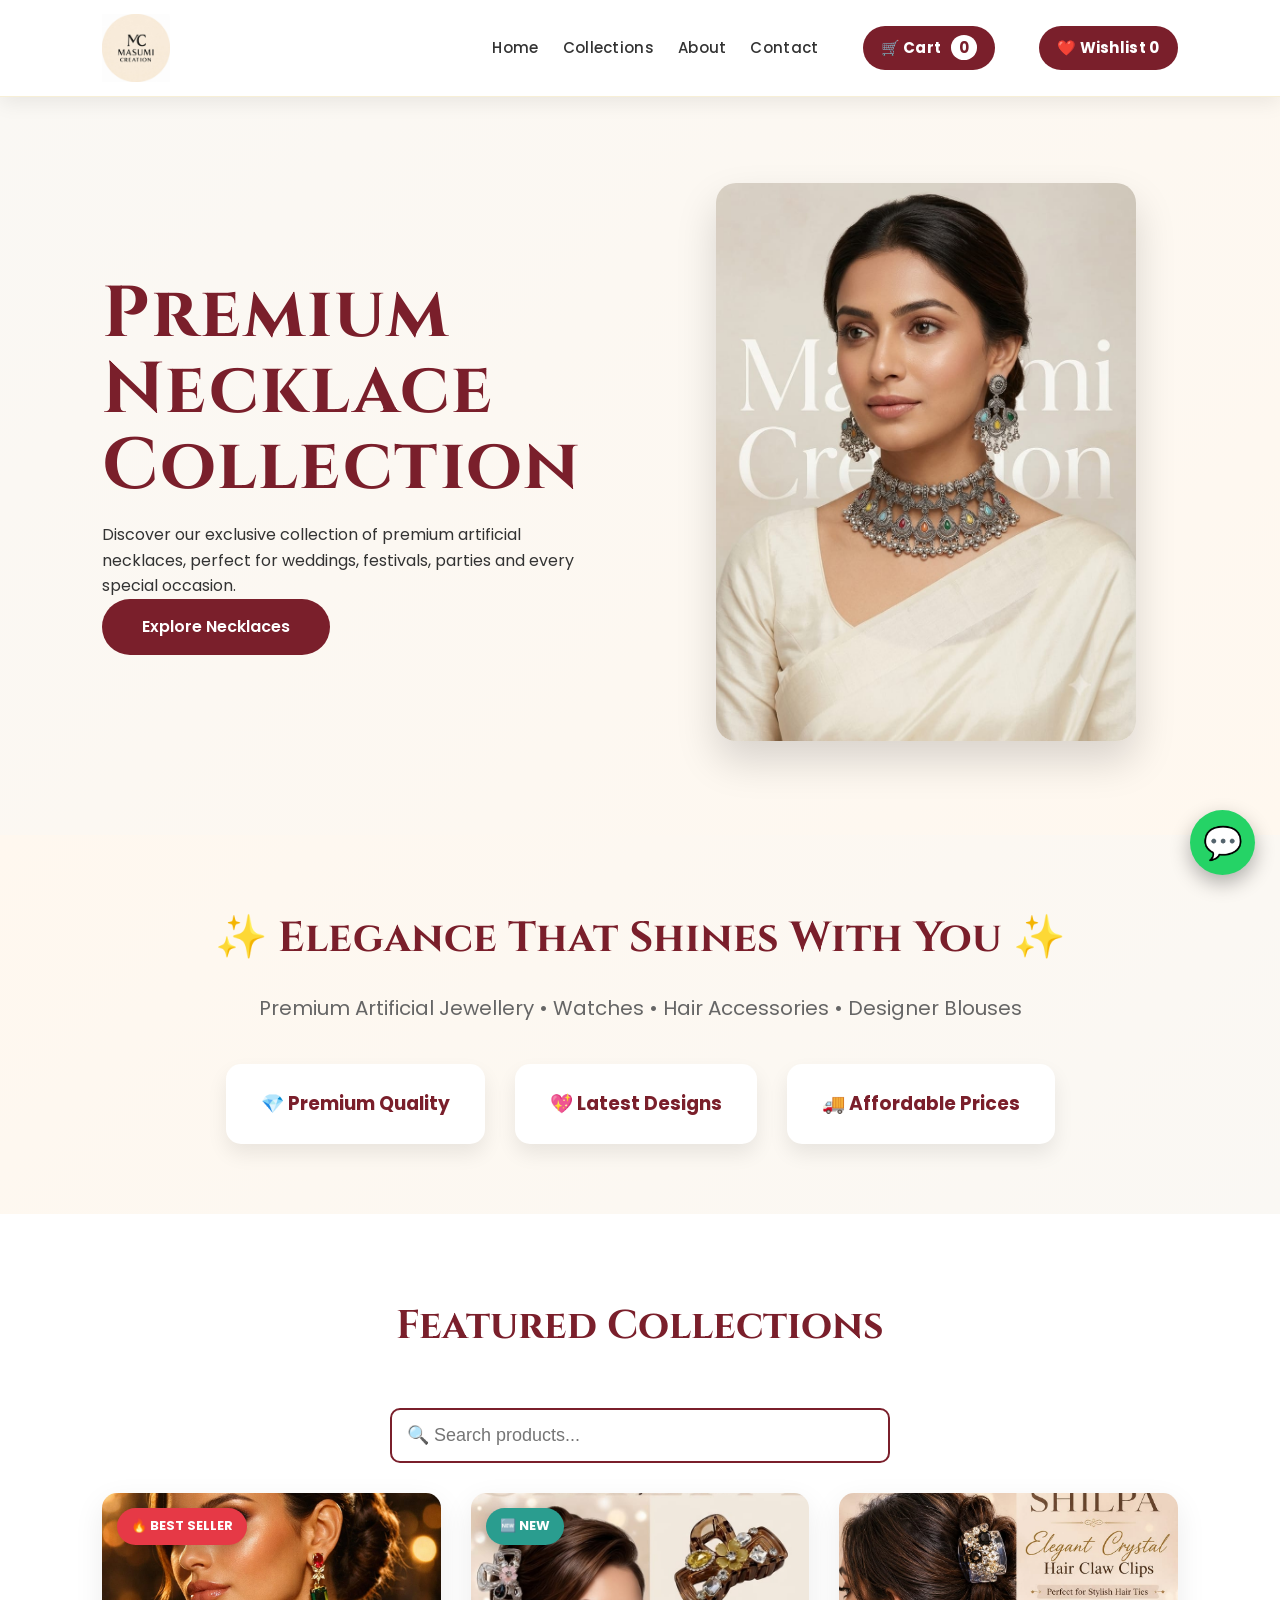
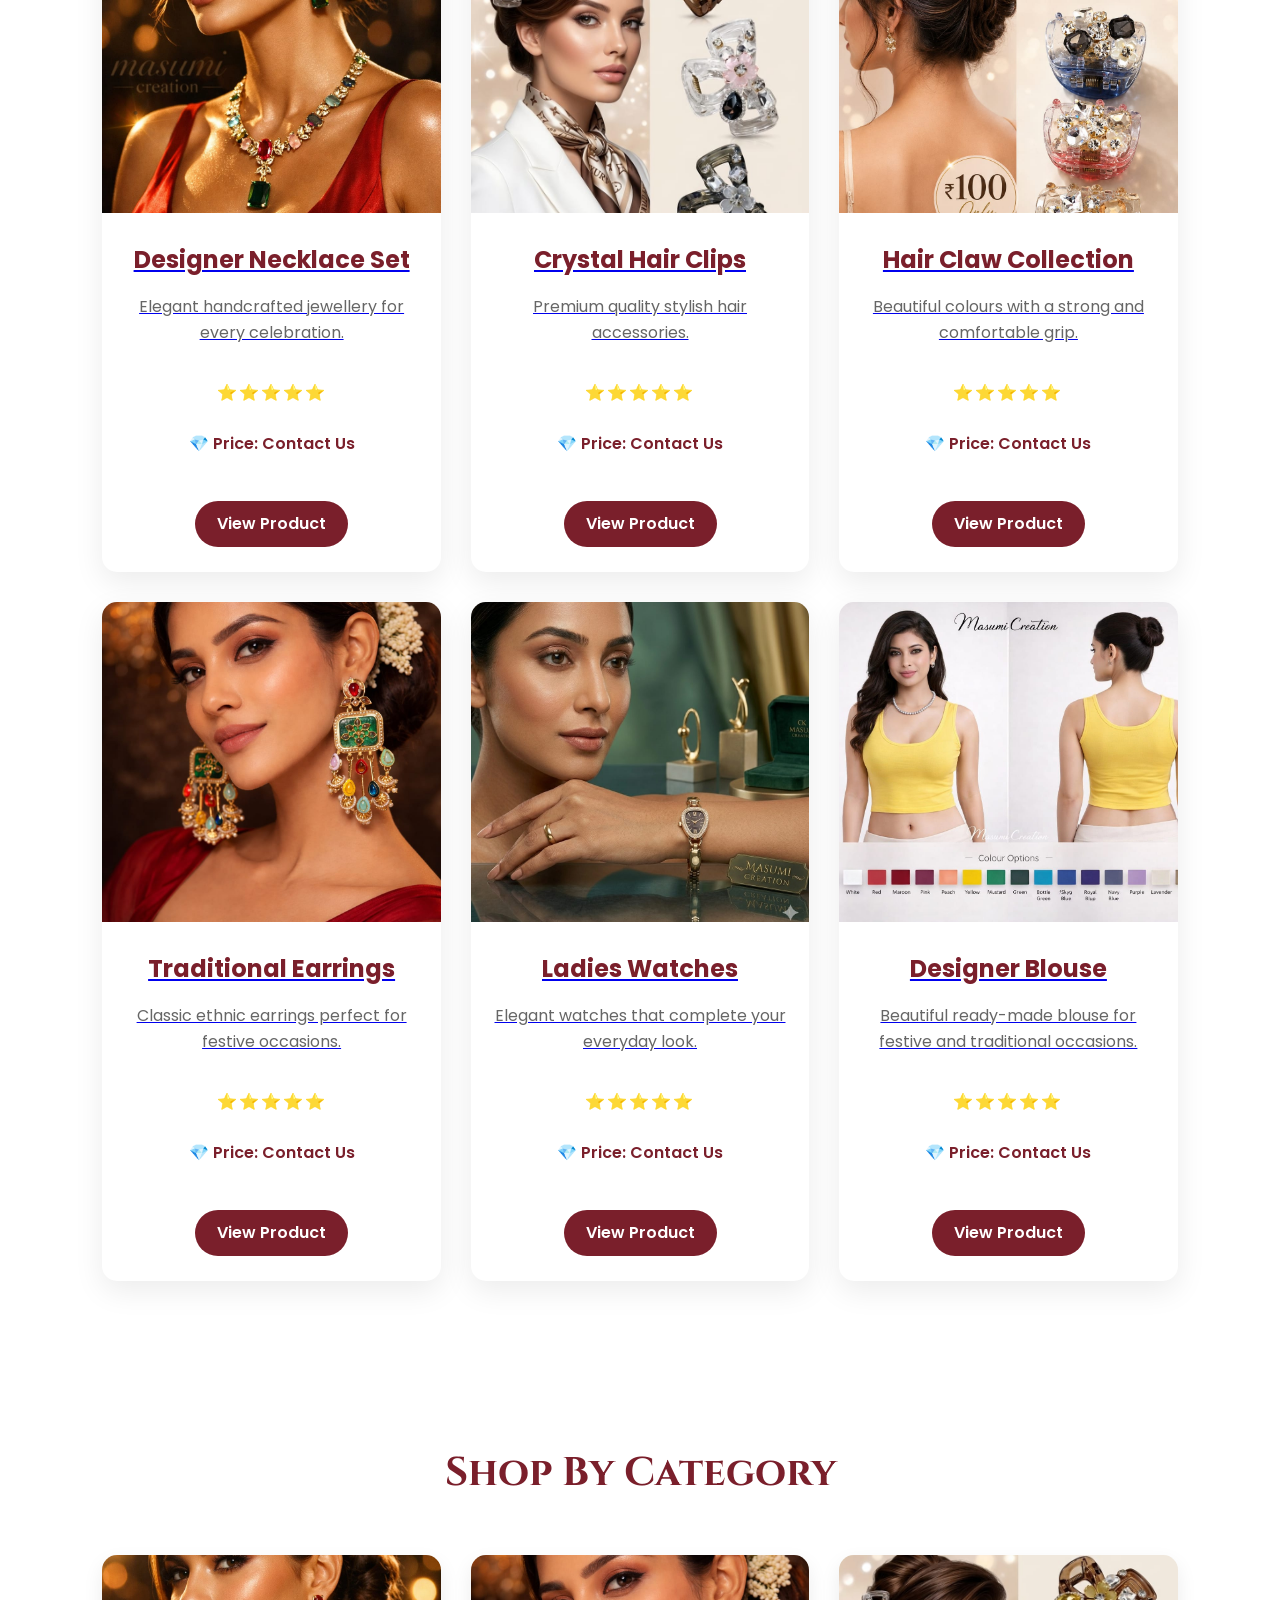
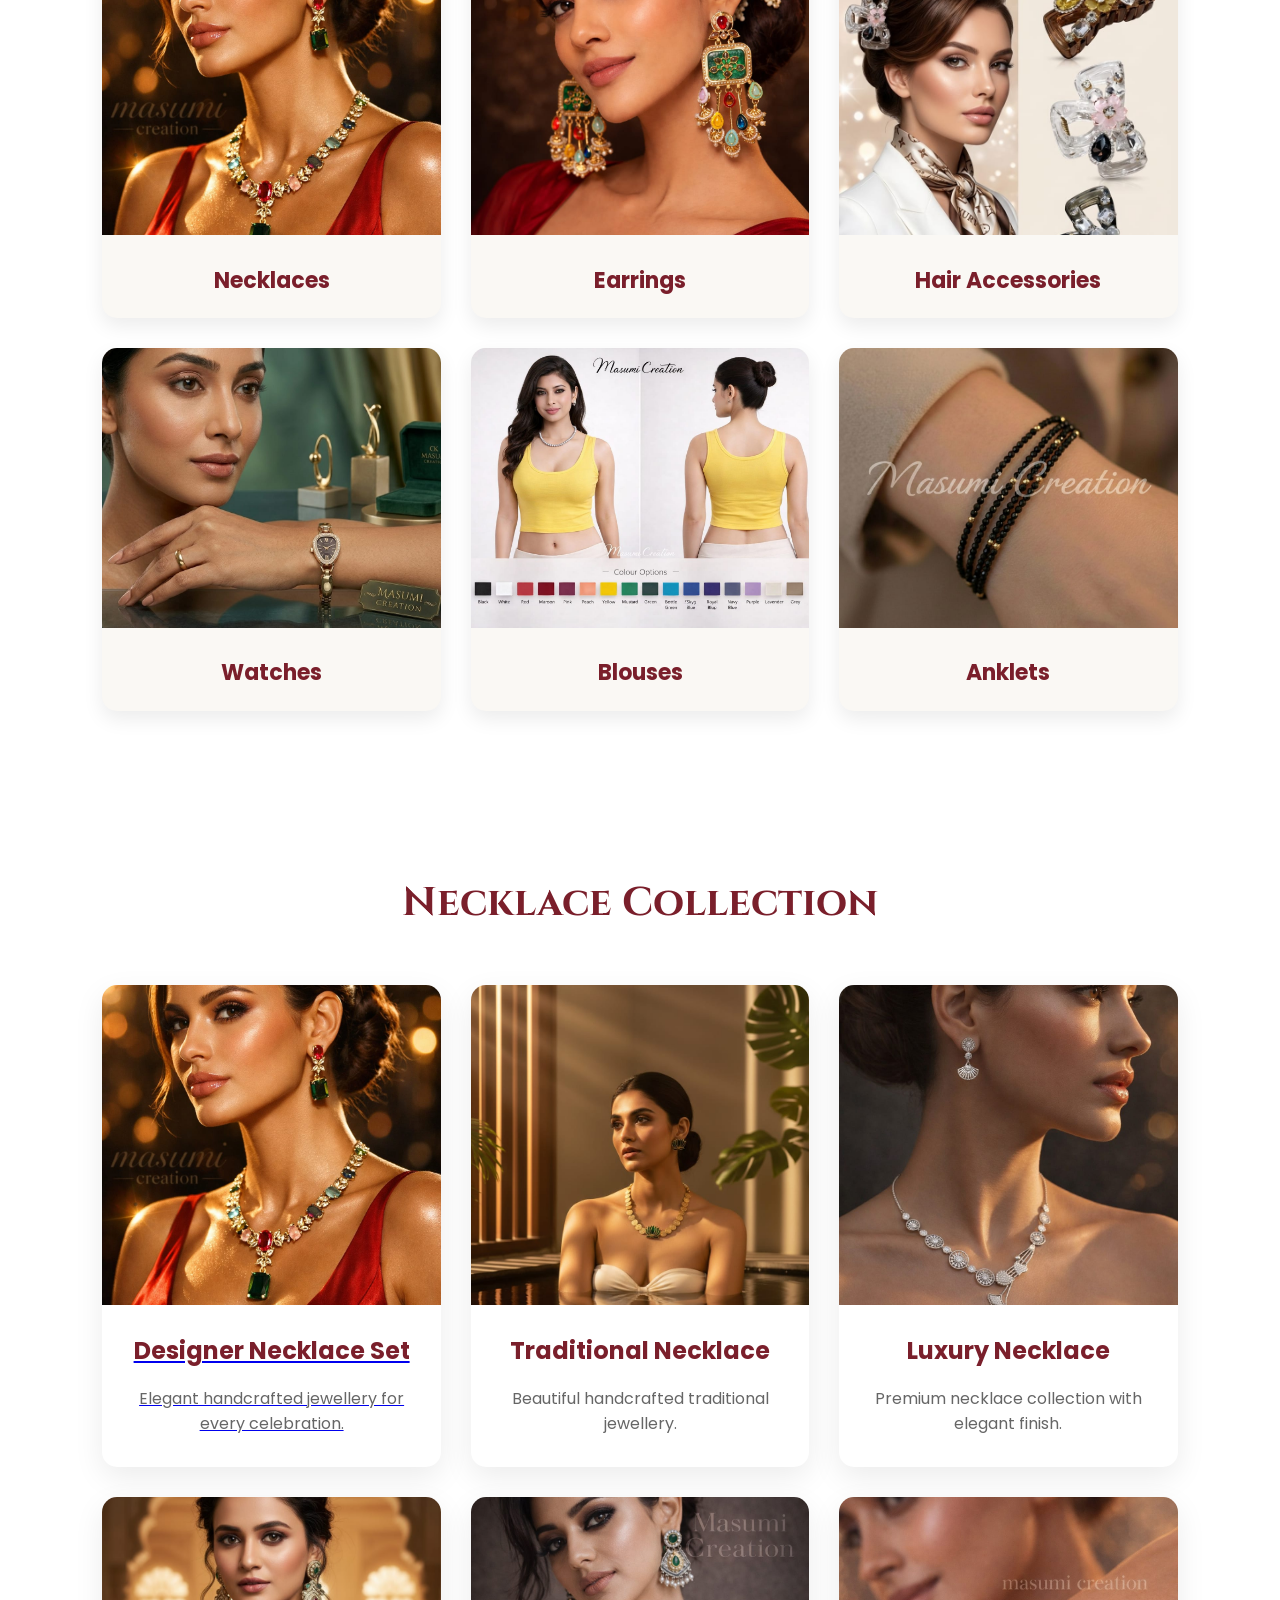
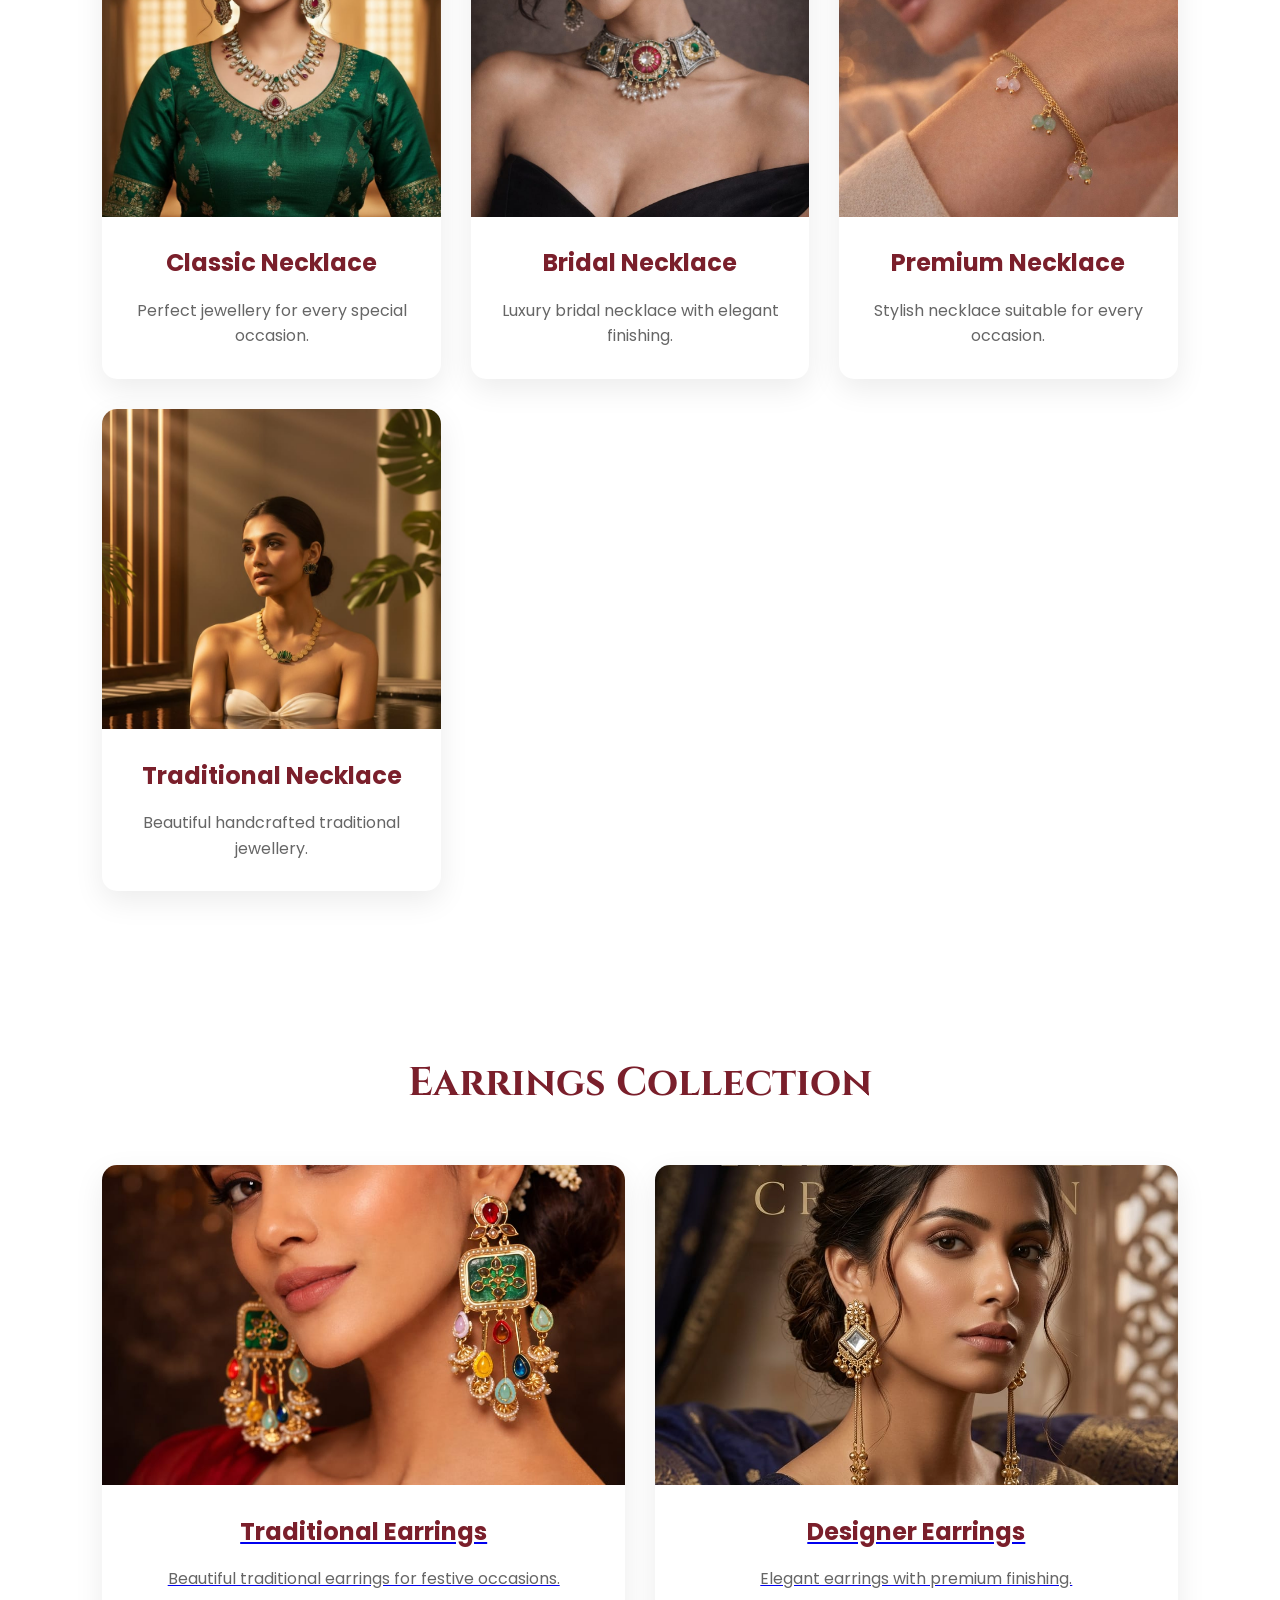
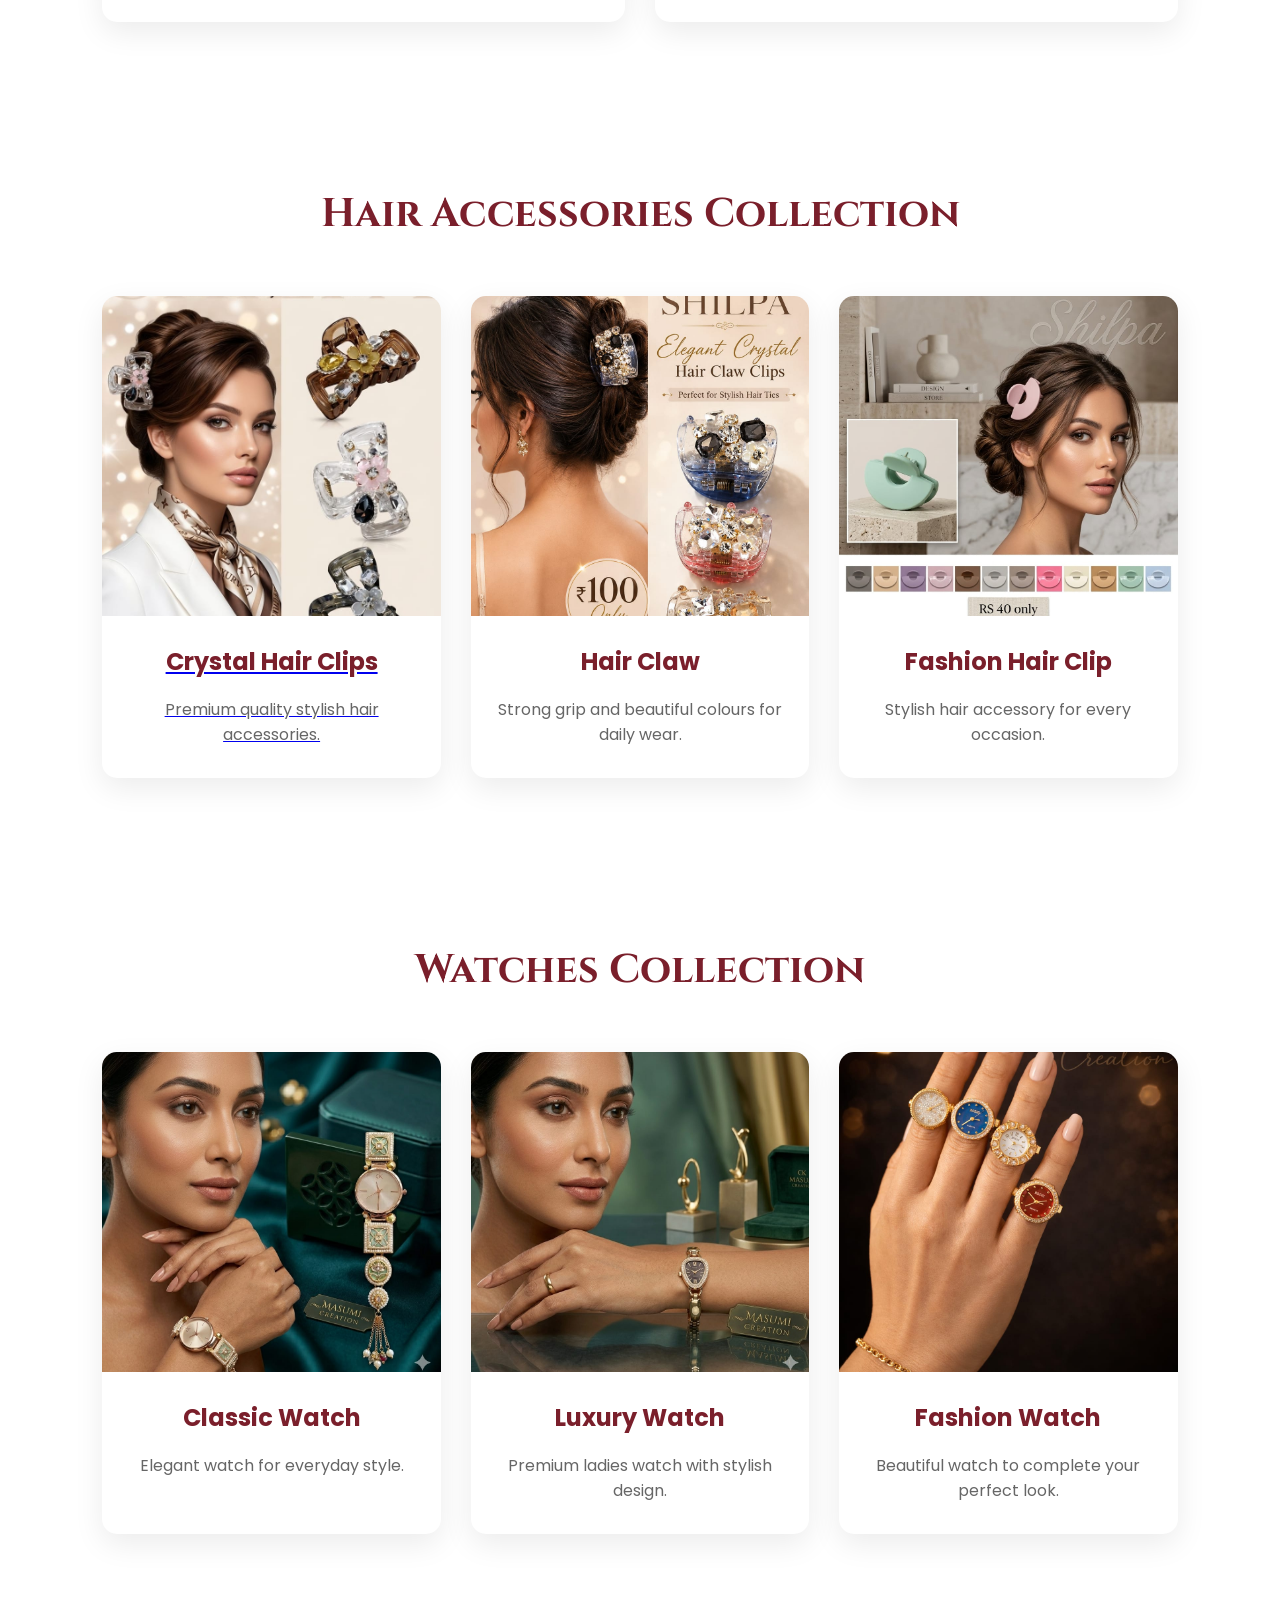
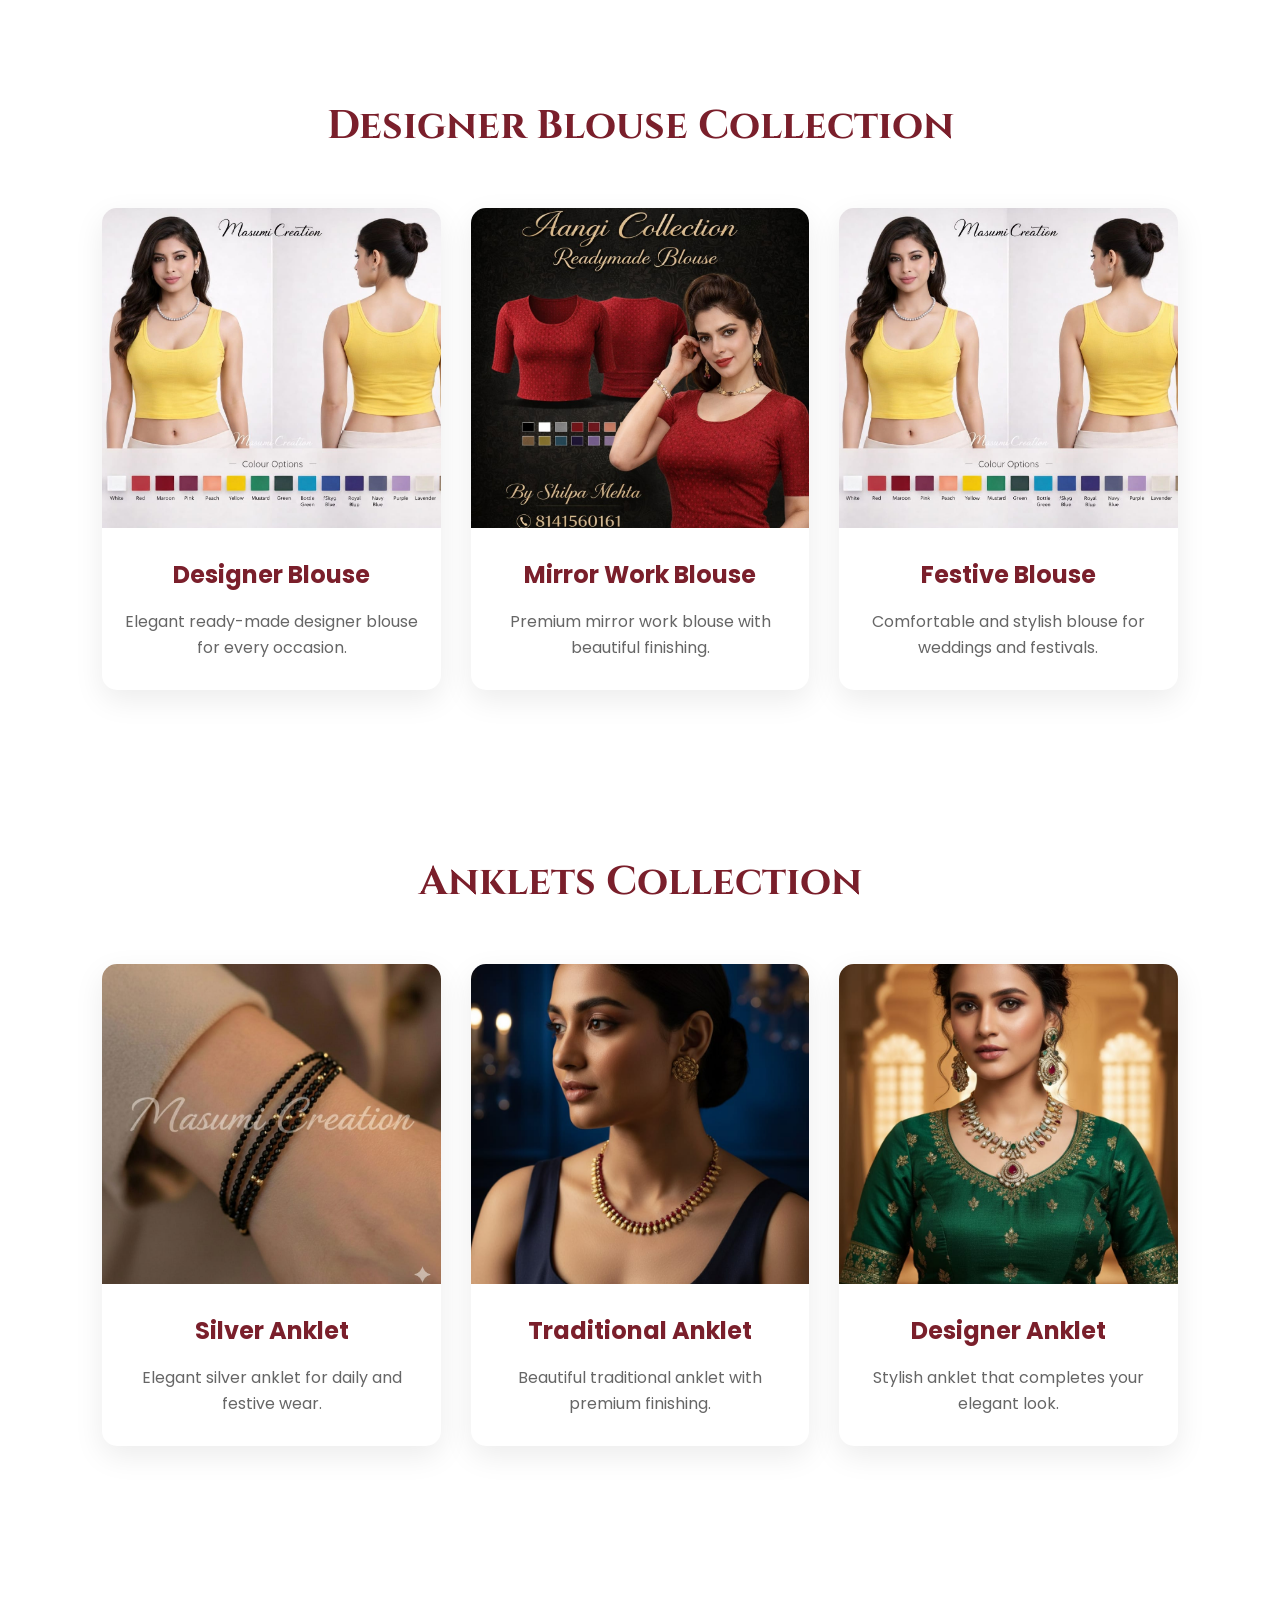
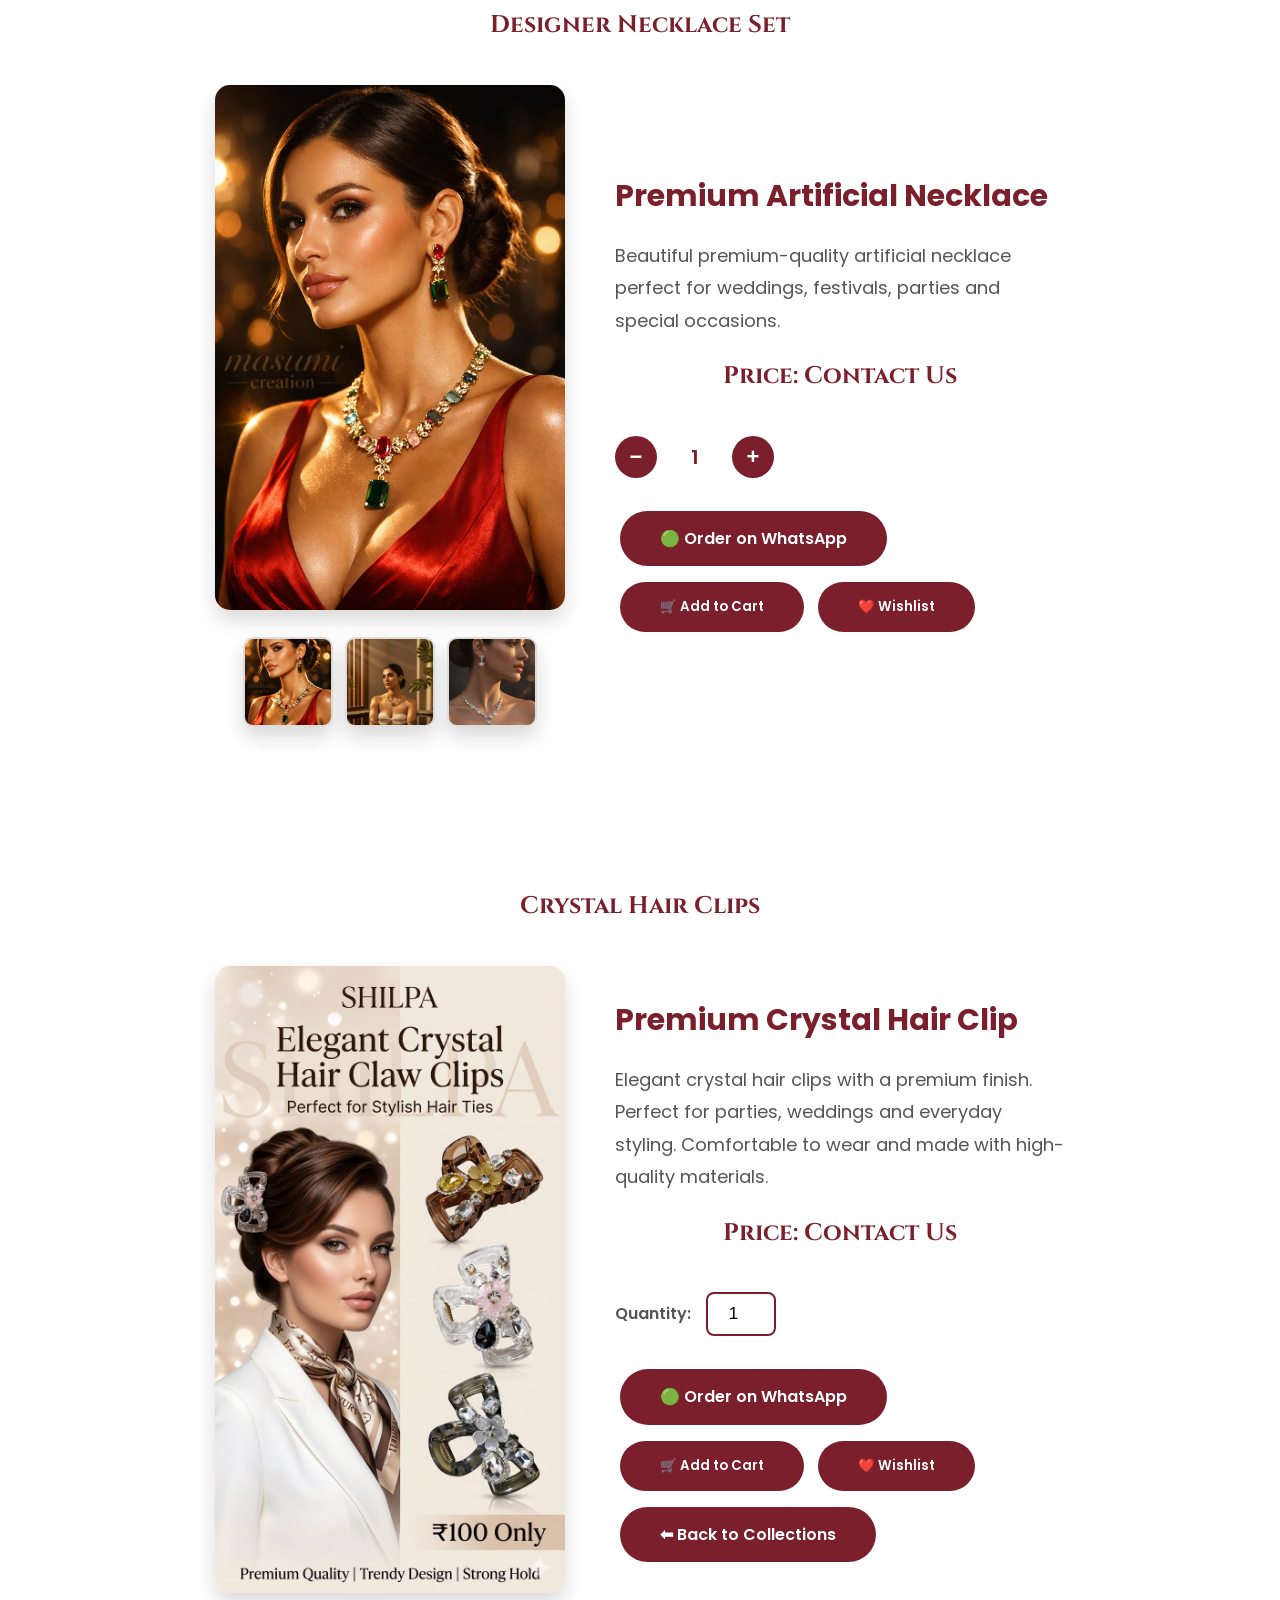
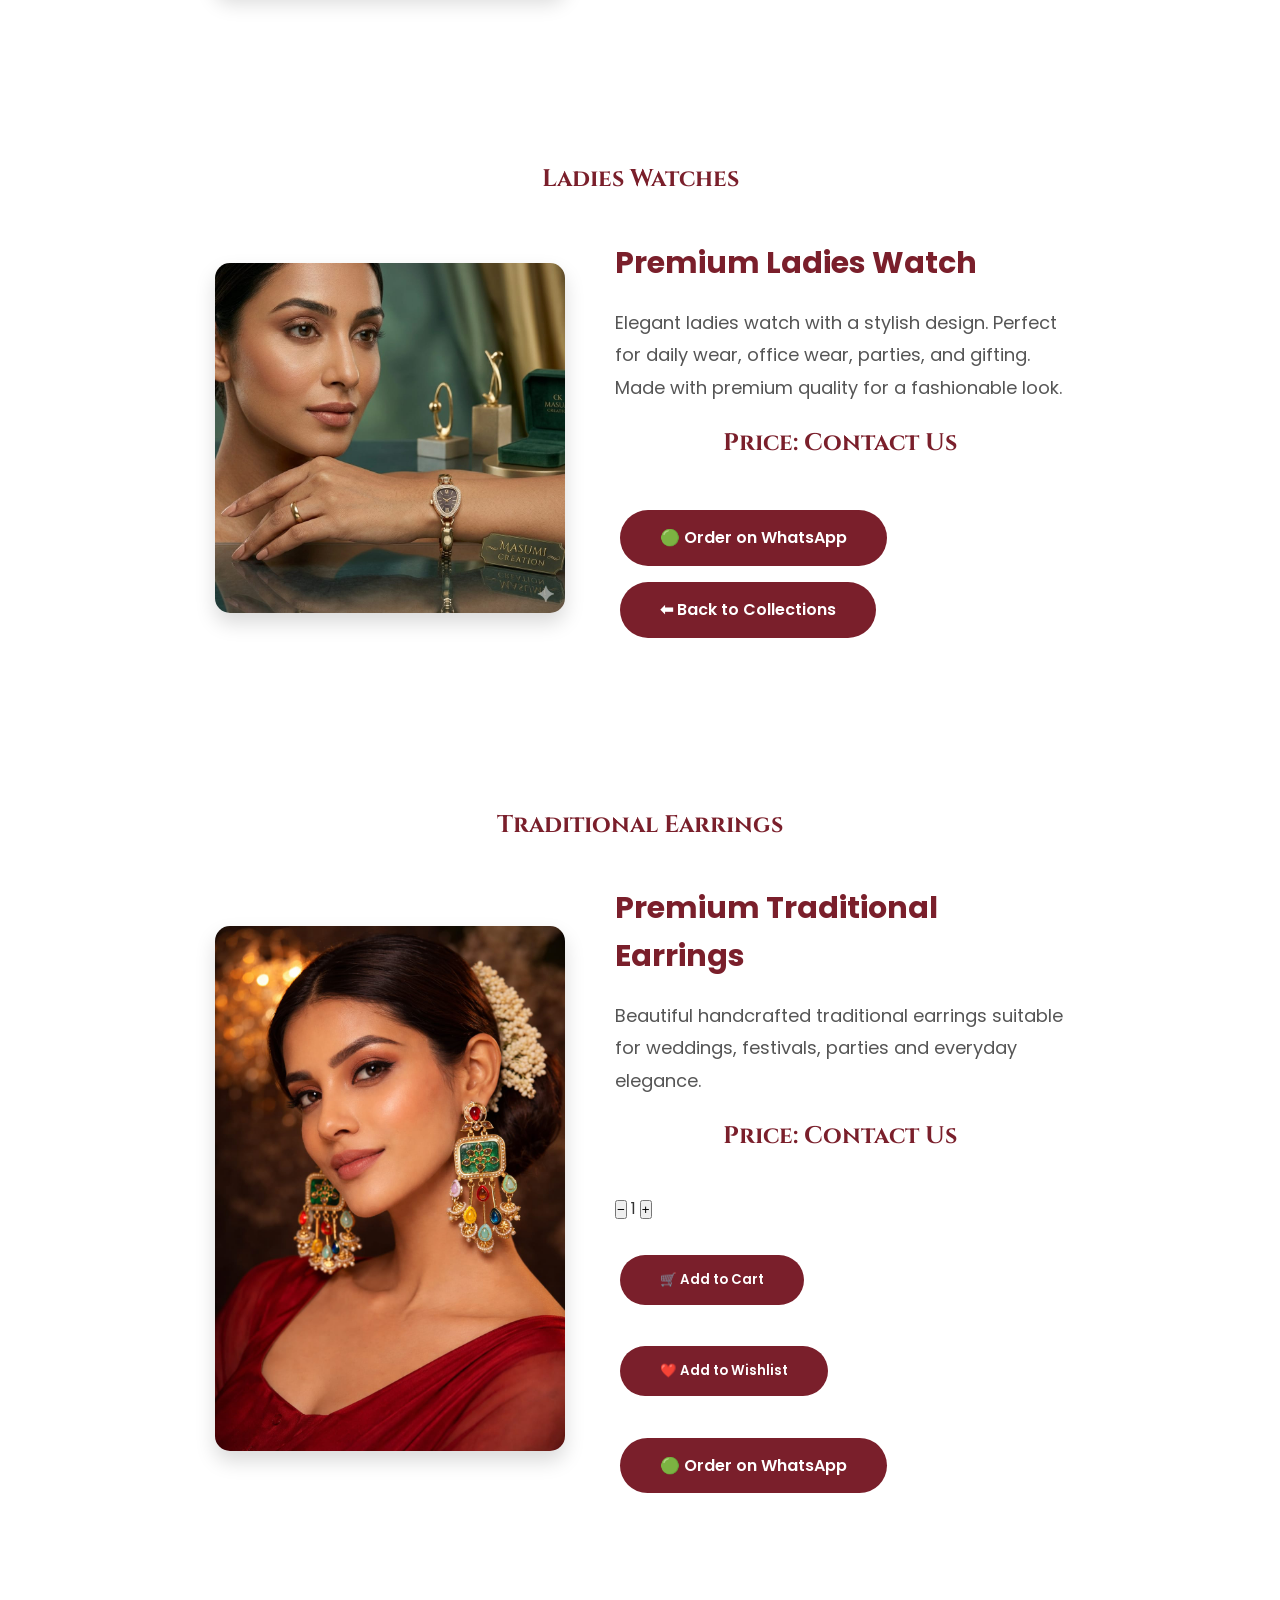
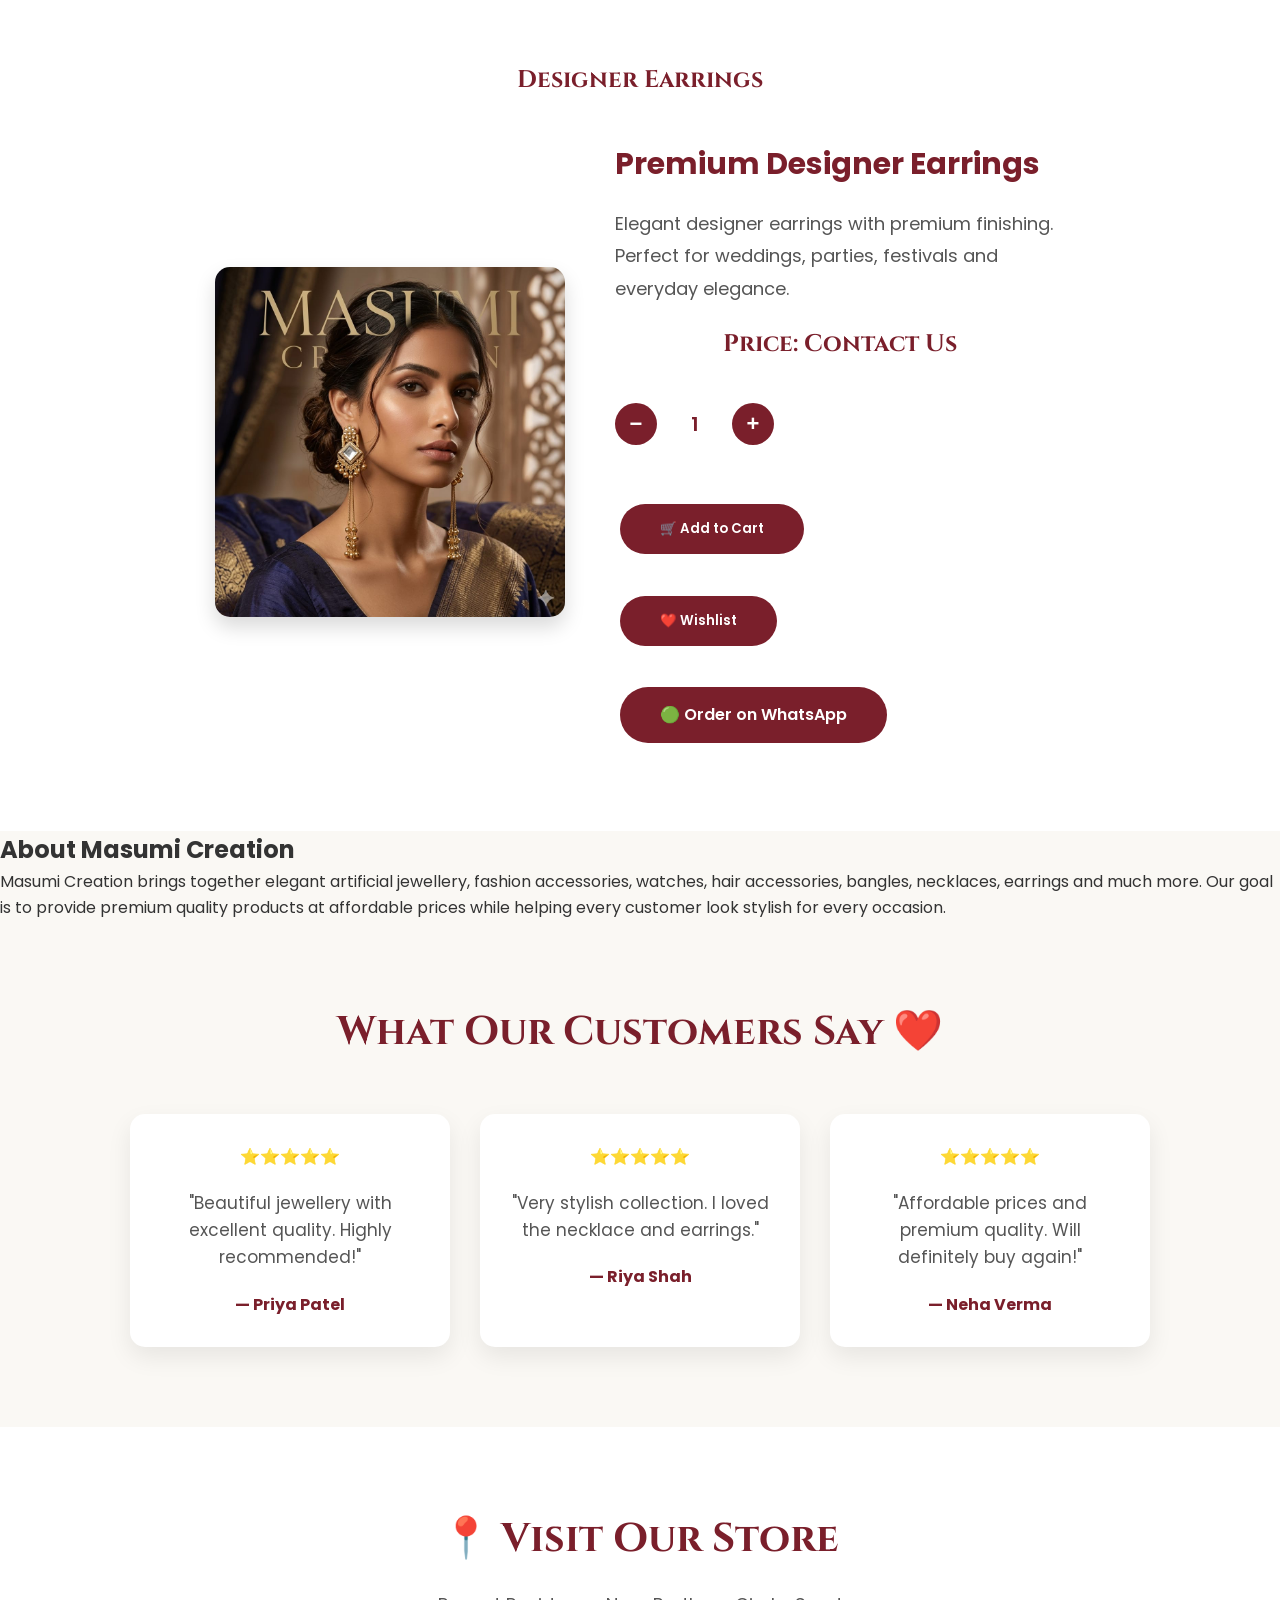
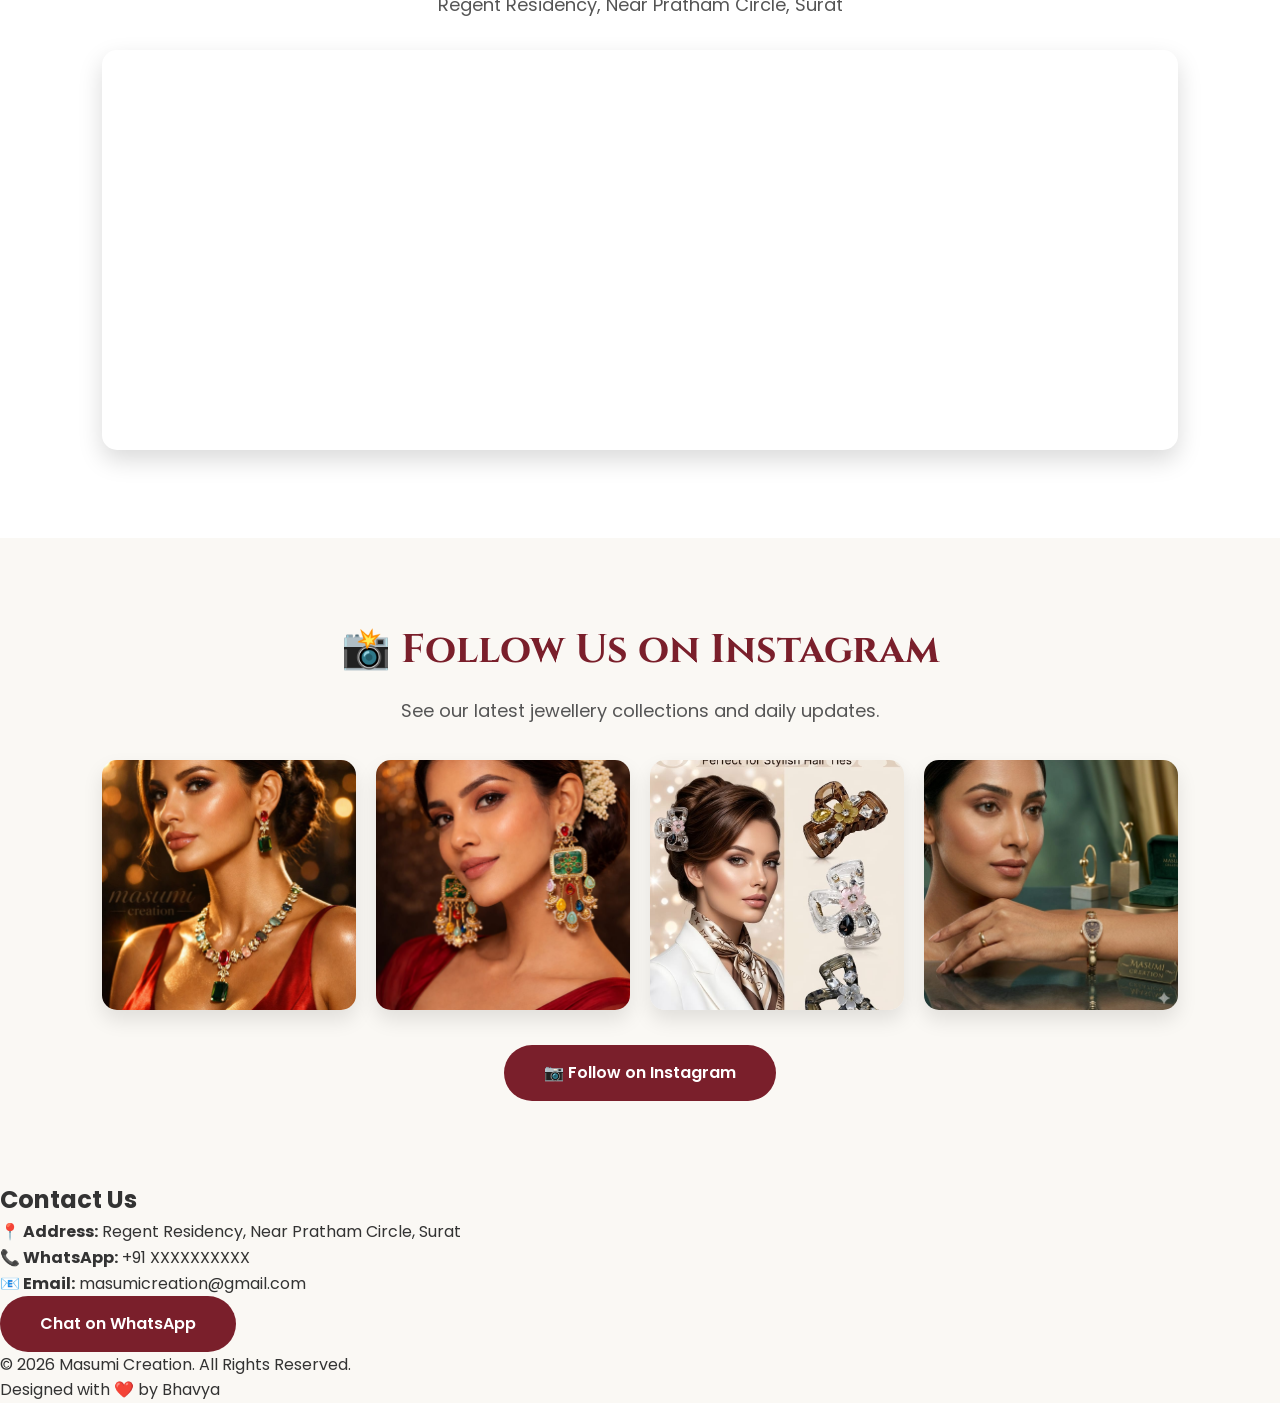
<file: index-before-homepage-cleanup.html>
<!DOCTYPE html>
<html lang="en">
<head>
<meta charset="UTF-8">
<meta name="viewport" content="width=device-width, initial-scale=1.0">

<title>Masumi Creation | Necklace Collection</title>

<link rel="preconnect" href="https://fonts.googleapis.com">
<link rel="preconnect" href="https://fonts.gstatic.com" crossorigin>

<link href="https://fonts.googleapis.com/css2?family=Cinzel:wght@500;700&family=Poppins:wght@300;400;500;600&display=swap" rel="stylesheet">

<link rel="stylesheet" href="style.css">
</head>

<body>

<header>

<div class="logo">
<img src="./image/mc 1.jpeg" alt="Masumi Creation Logo">
</div>

<nav>

<a href="#home">Home</a>
<a href="#collections">Collections</a>
<a href="#about">About</a>
<a href="#contact">Contact</a>

<a href="javascript:void(0)" class="cart-icon" onclick="openCart()">

🛒 Cart <span id="cart-count">0</span>

</a>
<a href="javascript:void(0)" class="cart-icon" onclick="openWishlist()">
❤️ Wishlist <span id="wishlist-count">0</span>
</a>
</nav>

</header>

<section class="hero" id="home">

<div class="hero-text">

<h1>Premium Necklace Collection</h1>

<p>
Discover our exclusive collection of premium artificial necklaces,
perfect for weddings, festivals, parties and every special occasion.
</p>

<a href="#necklaces" class="btn">
Explore Necklaces
</a>

</div>

<div class="hero-image">

<img src="./image/WhatsApp Image 2026-07-21 at 10.17.22 AM.jpeg"
alt="Masumi Model">

</div>

</section>
<section class="highlight">

<h2>✨ Elegance That Shines With You ✨</h2>

<p>
Premium Artificial Jewellery • Watches • Hair Accessories • Designer Blouses
</p>

<div class="highlight-items">

<div>
<h3>💎 Premium Quality</h3>
</div>

<div>
<h3>💖 Latest Designs</h3>
</div>

<div>
<h3>🚚 Affordable Prices</h3>
</div>

</div>

</section>

<section id="collections" class="collections">

<h2>Featured Collections</h2>

<input
type="text"
id="searchBar"
placeholder="🔍 Search products..."
onkeyup="searchProducts()">

<div class="products">
  <div class="card product-card">

    <span class="badge bestseller">🔥 BEST SELLER</span>

    <a href="designer-necklace.html">

        <img
            src="image/WhatsApp Image 2026-07-21 at 10.17.27 AM (1).jpeg"
            alt="Designer Necklace Set">

        <h3>Designer Necklace Set</h3>

        <p>
            Elegant handcrafted jewellery for every celebration.
        </p>

    </a>

    <div class="product-card-info">

        <div class="rating">
            ⭐⭐⭐⭐⭐
        </div>

        <p class="price">
            💎 Price: Contact Us
        </p>

        <a href="designer-necklace.html" class="card-btn">
            View Product
        </a>

    </div>

</div>

<div class="card product-card">

    <span class="badge new">🆕 NEW</span>

    <a href="#product2-hair" class="product-link">

        <img
            src="./image/WhatsApp Image 2026-07-21 at 10.17.23 AM.jpeg"
            alt="Crystal Hair Clips">

        <h3>Crystal Hair Clips</h3>

        <p>
            Premium quality stylish hair accessories.
        </p>

    </a>

    <div class="product-card-info">

        <div class="rating">
            ⭐⭐⭐⭐⭐
        </div>

        <p class="price">
            💎 Price: Contact Us
        </p>

        <a href="#product2-hair" class="card-btn">
            View Product
        </a>

    </div>

</div>

<div class="card product-card">

    <a href="#hair" class="product-link">

        <img
            src="image/WhatsApp Image 2026-07-21 at 10.17.22 AM (1).jpeg"
            alt="Hair Claw Collection">

        <h3>Hair Claw Collection</h3>

        <p>
            Beautiful colours with a strong and comfortable grip.
        </p>

    </a>

    <div class="product-card-info">

        <div class="rating">⭐⭐⭐⭐⭐</div>

        <p class="price">💎 Price: Contact Us</p>

        <a href="#hair" class="card-btn">
            View Product
        </a>

    </div>

</div>

<div class="card product-card">

    <a href="#product4" class="product-link">

        <img
            src="image/WhatsApp Image 2026-07-21 at 10.17.24 AM (1).jpeg"
            alt="Traditional Earrings">

        <h3>Traditional Earrings</h3>

        <p>
            Classic ethnic earrings perfect for festive occasions.
        </p>

    </a>

    <div class="product-card-info">

        <div class="rating">
            ⭐⭐⭐⭐⭐
        </div>

        <p class="price">
            💎 Price: Contact Us
        </p>

        <a href="#product4" class="card-btn">
            View Product
        </a>

    </div>

</div>

<div class="card product-card">

    <a href="#product3" class="product-link">

        <img
            src="image/WhatsApp Image 2026-07-21 at 10.17.25 AM (2).jpeg"
            alt="Ladies Watches">

        <h3>Ladies Watches</h3>

        <p>
            Elegant watches that complete your everyday look.
        </p>

    </a>

    <div class="product-card-info">

        <div class="rating">
            ⭐⭐⭐⭐⭐
        </div>

        <p class="price">
            💎 Price: Contact Us
        </p>

        <a href="#product3" class="card-btn">
            View Product
        </a>

    </div>

</div>
<div class="card product-card">

    <a href="#blouses" class="product-link">

        <img
            src="image/WhatsApp Image 2026-07-21 at 10.17.27 AM (2).jpeg"
            alt="Designer Blouse">

        <h3>Designer Blouse</h3>

        <p>
            Beautiful ready-made blouse for festive and traditional occasions.
        </p>

    </a>

    <div class="product-card-info">

        <div class="rating">
            ⭐⭐⭐⭐⭐
        </div>

        <p class="price">
            💎 Price: Contact Us
        </p>

        <a href="#blouses" class="card-btn">
            View Product
        </a>

    </div>

</div>
</div>

</section>
<section class="categories">

<h2>Shop By Category</h2>

<div class="category-grid">

<div class="category-box">

<a href="necklaces.html">

<img src="./image/WhatsApp Image 2026-07-21 at 10.17.27 AM (1).jpeg" alt="Necklaces">

<h3>Necklaces</h3>

</a>

</div>

<div class="category-box">

<a href="earrings.html">

<img src="./image/WhatsApp Image 2026-07-21 at 10.17.24 AM (1).jpeg" alt="Earrings">

<h3>Earrings</h3>

</a>

</div>

<div class="category-box">

<a href="hair-accessories.html">

<img src="./image/WhatsApp Image 2026-07-21 at 10.17.23 AM.jpeg" alt="Hair Accessories">

<h3>Hair Accessories</h3>

</a>

</div>

<div class="category-box">

<a href="watches.html">

<img src="./image/WhatsApp Image 2026-07-21 at 10.17.25 AM (2).jpeg" alt="Watches">

<h3>Watches</h3>

</a>

</div>

<div class="category-box">

<a href="blouses.html">

<img src="./image/WhatsApp Image 2026-07-21 at 10.17.27 AM (2).jpeg" alt="Blouses">

<h3>Blouses</h3>

</a>

</div>

<div class="category-box">

<a href="#anklets">

<img src="./image/WhatsApp Image 2026-07-21 at 10.17.26 AM (3).jpeg" alt="Anklets">

<h3>Anklets</h3>

</a>

</div>

</div>

</section>

<section id="necklaces" class="collections">

<h2>Necklace Collection</h2>

<div class="products">

<div class="card">

<a href="designer-necklace.html">

<img src="image/WhatsApp Image 2026-07-21 at 10.17.27 AM (1).jpeg" alt="Jewellery">

<h3>Designer Necklace Set</h3>

<p>Elegant handcrafted jewellery for every celebration.</p>

</a>

</div>

<div class="card">
<img src="./image/WhatsApp Image 2026-07-21 at 10.17.26 AM (1).jpeg" alt="Traditional Necklace">
<h3>Traditional Necklace</h3>
<p>Beautiful handcrafted traditional jewellery.</p>
</div>

<div class="card">
<img src="./image/WhatsApp Image 2026-07-21 at 10.17.28 AM.jpeg" alt="Luxury Necklace">
<h3>Luxury Necklace</h3>
<p>Premium necklace collection with elegant finish.</p>
</div>

<div class="card">
<img src="./image/WhatsApp Image 2026-07-21 at 10.17.26 AM.jpeg" alt="Classic Necklace">
<h3>Classic Necklace</h3>
<p>Perfect jewellery for every special occasion.</p>
</div>
<div class="card">
<img src="./image/WhatsApp Image 2026-07-21 at 10.17.28 AM (1).jpeg" alt="Bridal Necklace">
<h3>Bridal Necklace</h3>
<p>Luxury bridal necklace with elegant finishing.</p>
</div>

<div class="card">
<img src="./image/WhatsApp Image 2026-07-21 at 10.17.27 AM.jpeg" alt="Premium Necklace">
<h3>Premium Necklace</h3>
<p>Stylish necklace suitable for every occasion.</p>
</div>

<div class="card">
<img src="./image/WhatsApp Image 2026-07-21 at 10.17.26 AM (1).jpeg" alt="Traditional Necklace">
<h3>Traditional Necklace</h3>
<p>Beautiful handcrafted traditional jewellery.</p>
</div>
</div>

</section>
<section id="earrings" class="collections">

<h2>Earrings Collection</h2>

<div class="products">

<div class="card">

<a href="#product4">

<img src="./image/WhatsApp Image 2026-07-21 at 10.17.24 AM (1).jpeg" alt="Traditional Earrings">

<h3>Traditional Earrings</h3>

<p>Beautiful traditional earrings for festive occasions.</p>

</a>

</div>

<div class="card">

<a href="#product5">

<img src="./image/WhatsApp Image 2026-07-21 at 10.17.25 AM.jpeg" alt="Designer Earrings">

<h3>Designer Earrings</h3>

<p>Elegant earrings with premium finishing.</p>

</a>

</div>

</section>
<section id="hair" class="collections">

<h2>Hair Accessories Collection</h2>

<div class="products">

<div class="card">

<a href="#product2">

<img src="./image/WhatsApp Image 2026-07-21 at 10.17.23 AM.jpeg" alt="Hair Clip">

<h3>Crystal Hair Clips</h3>

<p>Premium quality stylish hair accessories.</p>

</a>

</div>

<div class="card">
<img src="./image/WhatsApp Image 2026-07-21 at 10.17.22 AM (1).jpeg" alt="Hair Claw">
<h3>Hair Claw</h3>
<p>Strong grip and beautiful colours for daily wear.</p>
</div>

<div class="card">
<img src="./image/WhatsApp Image 2026-07-21 at 10.17.24 AM.jpeg" alt="Fashion Hair Clip">
<h3>Fashion Hair Clip</h3>
<p>Stylish hair accessory for every occasion.</p>
</div>

</div>

</section>
<section id="watches" class="collections">

<h2>Watches Collection</h2>

<div class="products">

<div class="card">
<img src="./image/WhatsApp Image 2026-07-21 at 10.17.25 AM (1).jpeg" alt="Classic Watch">
<h3>Classic Watch</h3>
<p>Elegant watch for everyday style.</p>
</div>

<div class="card">
<img src="./image/WhatsApp Image 2026-07-21 at 10.17.25 AM (2).jpeg" alt="Luxury Watch">
<h3>Luxury Watch</h3>
<p>Premium ladies watch with stylish design.</p>
</div>

<div class="card">
<img src="./image/WhatsApp Image 2026-07-21 at 10.17.25 AM (3).jpeg" alt="Fashion Watch">
<h3>Fashion Watch</h3>
<p>Beautiful watch to complete your perfect look.</p>
</div>

</div>

</section>
<section id="blouses" class="collections">

<h2>Designer Blouse Collection</h2>

<div class="products">

<div class="card">
<img src="./image/WhatsApp Image 2026-07-21 at 10.17.27 AM (2).jpeg" alt="Designer Blouse">
<h3>Designer Blouse</h3>
<p>Elegant ready-made designer blouse for every occasion.</p>
</div>

<div class="card">
<img src="./image/WhatsApp Image 2026-07-21 at 10.17.27 AM (3).jpeg" alt="Mirror Work Blouse">
<h3>Mirror Work Blouse</h3>
<p>Premium mirror work blouse with beautiful finishing.</p>
</div>

<div class="card">
<img src="./image/WhatsApp Image 2026-07-21 at 10.17.27 AM (2).jpeg" alt="Festive Blouse">
<h3>Festive Blouse</h3>
<p>Comfortable and stylish blouse for weddings and festivals.</p>
</div>

</div>

</section>
<section id="anklets" class="collections">

<h2>Anklets Collection</h2>

<div class="products">

<div class="card">
<img src="./image/WhatsApp Image 2026-07-21 at 10.17.26 AM (3).jpeg" alt="Silver Anklet">
<h3>Silver Anklet</h3>
<p>Elegant silver anklet for daily and festive wear.</p>
</div>

<div class="card">
<img src="./image/WhatsApp Image 2026-07-21 at 10.17.26 AM (2).jpeg" alt="Traditional Anklet">
<h3>Traditional Anklet</h3>
<p>Beautiful traditional anklet with premium finishing.</p>
</div>

<div class="card">
<img src="./image/WhatsApp Image 2026-07-21 at 10.17.26 AM.jpeg" alt="Designer Anklet">
<h3>Designer Anklet</h3>
<p>Stylish anklet that completes your elegant look.</p>
</div>

</div>

</section>

<section id="product2" class="product-details">

    <h2>Designer Necklace Set</h2>

    <div class="product-box">

        <div class="product-image">

            <img
                id="mainImage"
                src="./image/WhatsApp Image 2026-07-21 at 10.17.27 AM (1).jpeg"
                alt="Designer Necklace"
                onclick="openImage(this.src)"
            >

            <div class="gallery">

                <img
                    src="./image/WhatsApp Image 2026-07-21 at 10.17.27 AM (1).jpeg"
                    onclick="changeImage(this.src)"
                    alt="Designer Necklace"
                >

                <img
                    src="./image/WhatsApp Image 2026-07-21 at 10.17.26 AM (1).jpeg"
                    onclick="changeImage(this.src)"
                    alt="Traditional Necklace"
                >

                <img
                    src="./image/WhatsApp Image 2026-07-21 at 10.17.28 AM.jpeg"
                    onclick="changeImage(this.src)"
                    alt="Luxury Necklace"
                >

            </div>

        </div>

        <div class="product-info">

            <h3>Premium Artificial Necklace</h3>

            <p>
                Beautiful premium-quality artificial necklace perfect for
                weddings, festivals, parties and special occasions.
            </p>

            <h2>Price: Contact Us</h2>

            <div class="quantity-box">

                <button onclick="changeQty(-1)">−</button>

                <span id="qty">1</span>

                <button onclick="changeQty(1)">+</button>

            </div>

            <a
                href="https://wa.me/917874216100"
                class="btn"
            >
                🟢 Order on WhatsApp
            </a>

            <button
                class="btn"
                onclick="addToCart('Designer Necklace Set', quantity)"
            >
                🛒 Add to Cart
            </button>

            <button
                class="btn"
                onclick="addToWishlist('Designer Necklace Set')"
            >
                ❤️ Wishlist
            </button>

        </div>

    </div>

</section>


<section id="product2-hair" class="product-details">

    <h2>Crystal Hair Clips</h2>

    <div class="product-box">

        <div class="product-image">

            <img
                src="./image/WhatsApp Image 2026-07-21 at 10.17.23 AM.jpeg"
                alt="Crystal Hair Clip"
            >

        </div>

        <div class="product-info">

            <h3>Premium Crystal Hair Clip</h3>

            <p>
                Elegant crystal hair clips with a premium finish.
                Perfect for parties, weddings and everyday styling.
                Comfortable to wear and made with high-quality materials.
            </p>

            <h2>Price: Contact Us</h2>

            <div class="quantity-box">

                <label>Quantity:</label>

                <input
                    type="number"
                    id="qty2"
                    value="1"
                    min="1"
                    max="10"
                >

            </div>

            <a
                href="https://wa.me/917874216100?text=Hi%20Masumi%20Creation,%20I%20am%20interested%20in%20the%20Crystal%20Hair%20Clips.%20Can%20you%20please%20tell%20me%20the%20price?"
                class="btn"
            >
                🟢 Order on WhatsApp
            </a>

            <button
                class="btn"
                onclick="addToCart('Crystal Hair Clips', document.getElementById('qty2').value)"
            >
                🛒 Add to Cart
            </button>

            <button
                class="btn"
                onclick="addToWishlist('Crystal Hair Clips')"
            >
                ❤️ Wishlist
            </button>

            <a href="#collections" class="btn">
                ⬅ Back to Collections
            </a>

        </div>

    </div>

</section>
<section id="product3" class="product-details">

<h2>Ladies Watches</h2>

<div class="product-box">

<div class="product-image">

<img src="./image/WhatsApp Image 2026-07-21 at 10.17.25 AM (2).jpeg" alt="Ladies Watch">

</div>

<div class="product-info">

<h3>Premium Ladies Watch</h3>

<p>
Elegant ladies watch with a stylish design.
Perfect for daily wear, office wear, parties, and gifting.
Made with premium quality for a fashionable look.
</p>

<h2>Price: Contact Us</h2>

<a href="https://wa.me/917874216100?text=Hi%20Masumi%20Creation,%20I%20am%20interested%20in%20the%20Ladies%20Watch." class="btn">

🟢 Order on WhatsApp

</a>

<a href="#collections" class="btn">

⬅ Back to Collections

</a>

</div>

</div>

</section>
<section id="product4" class="product-details">

<h2>Traditional Earrings</h2>

<div class="product-box">

<div class="product-image">

<img id="earringImage"
src="./image/WhatsApp Image 2026-07-21 at 10.17.24 AM (1).jpeg"
alt="Traditional Earrings"
onclick="openImage(this.src)">

</div>

<div class="product-info">

<h3>Premium Traditional Earrings</h3>

<p>
Beautiful handcrafted traditional earrings suitable for weddings,
festivals, parties and everyday elegance.
</p>

<h2>Price: Contact Us</h2>

<div class="quantity">

<button onclick="changeQty(-1)">−</button>

<span id="qty">1</span>

<button onclick="changeQty(1)">+</button>

</div>

<br>

<button class="btn"
onclick="addToCart('Traditional Earrings', quantity)">
🛒 Add to Cart
</button>

<br><br>

<button class="btn"
onclick="addToWishlist('Traditional Earrings')">
❤️ Add to Wishlist
</button>

<br><br>

<a href="https://wa.me/917874216100"
class="btn">

🟢 Order on WhatsApp

</a>

</div>

</div>

</section>
<section id="product5" class="product-details">

<h2>Designer Earrings</h2>

<div class="product-box">

<div class="product-image">

<img
id="designerEarringImage"
src="./image/WhatsApp Image 2026-07-21 at 10.17.25 AM.jpeg"
alt="Designer Earrings"
onclick="openImage(this.src)">

</div>

<div class="product-info">

<h3>Premium Designer Earrings</h3>

<p>
Elegant designer earrings with premium finishing.
Perfect for weddings, parties, festivals and everyday elegance.
</p>

<h2>Price: Contact Us</h2>

<div class="quantity-box">

<button onclick="changeQty(-1)">−</button>

<span id="qty">1</span>

<button onclick="changeQty(1)">+</button>

</div>

<br>

<button class="btn"
onclick="addToCart('Designer Earrings', quantity)">
🛒 Add to Cart
</button>

<br><br>

<button class="btn"
onclick="addToWishlist('Designer Earrings')">
❤️ Wishlist
</button>

<br><br>

<a href="https://wa.me/917874216100"
class="btn">
🟢 Order on WhatsApp
</a>

</div>

</div>

</section>
<section id="about" class="about">

<h2>About Masumi Creation</h2>

<p>
Masumi Creation brings together elegant artificial jewellery,
fashion accessories, watches, hair accessories, bangles,
necklaces, earrings and much more.

Our goal is to provide premium quality products at affordable
prices while helping every customer look stylish for every
occasion.
</p>

</section>
<section class="reviews">

<h2>What Our Customers Say ❤️</h2>

<div class="review-container">

<div class="review-card">

⭐⭐⭐⭐⭐

<p>
"Beautiful jewellery with excellent quality.
Highly recommended!"
</p>

<h4>— Priya Patel</h4>

</div>

<div class="review-card">

⭐⭐⭐⭐⭐

<p>
"Very stylish collection.
I loved the necklace and earrings."
</p>

<h4>— Riya Shah</h4>

</div>

<div class="review-card">

⭐⭐⭐⭐⭐

<p>
"Affordable prices and premium quality.
Will definitely buy again!"
</p>

<h4>— Neha Verma</h4>

</div>

</div>

</section>
<section class="location">

<h2>📍 Visit Our Store</h2>

<p>
Regent Residency, Near Pratham Circle, Surat
</p>

<iframe
src="https://www.google.com/maps?q=Regent+Residency+Pratham+Circle+Surat&output=embed"
width="100%"
height="400"
style="border:0;border-radius:15px;"
allowfullscreen=""
loading="lazy">
</iframe>

</section>
<section class="instagram">

<h2>📸 Follow Us on Instagram</h2>

<p>See our latest jewellery collections and daily updates.</p>

<div class="insta-gallery">

<img src="./image/WhatsApp Image 2026-07-21 at 10.17.27 AM (1).jpeg" alt="Instagram 1">

<img src="./image/WhatsApp Image 2026-07-21 at 10.17.24 AM (1).jpeg" alt="Instagram 2">

<img src="./image/WhatsApp Image 2026-07-21 at 10.17.23 AM.jpeg" alt="Instagram 3">

<img src="./image/WhatsApp Image 2026-07-21 at 10.17.25 AM (2).jpeg" alt="Instagram 4">

</div>

<a href="https://instagram.com/" target="_blank" class="btn">

📷 Follow on Instagram

</a>

</section>

<section id="contact" class="contact">

<h2>Contact Us</h2>

<p><strong>📍 Address:</strong> Regent Residency, Near Pratham Circle, Surat</p>

<p><strong>📞 WhatsApp:</strong> +91 XXXXXXXXXX</p>

<p><strong>📧 Email:</strong> masumicreation@gmail.com</p>

<a href="https://wa.me/91XXXXXXXXXX" class="btn">Chat on WhatsApp</a>

</section>

<footer>

<p>© 2026 Masumi Creation. All Rights Reserved.</p>

<p>Designed with ❤️ by Bhavya</p>

</footer>

<a href="https://wa.me/917874216100"
class="whatsapp"
target="_blank">

💬

</a>
<div id="cartPopup" class="cart-popup">

<h2>🛒 Shopping Cart</h2>

<div id="cartItems"></div>

<button class="btn" onclick="checkoutWhatsApp()">
✅ Checkout on WhatsApp
</button>

<button class="btn" onclick="closeCart()">

Close

</button>

</div>
<div id="wishlistPopup" class="cart-popup">

<h2>❤️ Wishlist</h2>

<div id="wishlistItems">

<p>Your wishlist is empty.</p>

</div>

<button class="btn" onclick="closeWishlist()">
Close
</button>

</div>
<div id="imageModal" class="image-modal">

<span class="close" onclick="closeImage()">&times;</span>

<img id="zoomedImage">

</div>
<script>

function changeImage(image){
    document.getElementById("mainImage").src = image;
}

function searchProducts(){

    let input = document.getElementById("searchBar").value.toLowerCase();

    let cards = document.querySelectorAll(".product-card");

    cards.forEach(function(card){

        let text = card.innerText.toLowerCase();

        if(text.includes(input)){
            card.style.display = "block";
        }else{
            card.style.display = "none";
        }

    });

}
function openImage(image){

document.getElementById("imageModal").style.display="flex";

document.getElementById("zoomedImage").src=image;

}

function closeImage(){

document.getElementById("imageModal").style.display="none";

}
let cart = [];
let wishlist = [];

function addToCart(productName, quantity){

quantity = parseInt(quantity);

cart.push({
name: productName,
qty: quantity
});

document.getElementById("cart-count").innerText = cart.length;

let items = "";

cart.forEach(function(product){

items += "<p>🛍️ " + product.name + " × " + product.qty + "</p>";

});

document.getElementById("cartItems").innerHTML = items;

alert("✅ Added to Cart!");

}
function openCart() {

document.getElementById("cartPopup").style.display = "block";

}

function closeCart() {

document.getElementById("cartPopup").style.display = "none";

}
let quantity = 1;

function changeQty(change){

    quantity += change;

    if(quantity < 1){
        quantity = 1;
    }

    document.getElementById("qty").innerText = quantity;

}
function checkoutWhatsApp() {

if(cart.length === 0){
    alert("Your cart is empty!");
    return;
}
let message = "🛍️ *Masumi Creation Order*%0A%0A";

let total = 0;

cart.forEach(function(product, index){

message += (index + 1) + ". " +
product.name +
" × " +
product.qty +
"%0A";

total += Number(product.qty);

});

message += "%0A--------------------%0A";
message += "🧾 Total Items: " + total + "%0A";
message += "%0AThank you for shopping with Masumi Creation ❤️";

window.open(
"https://wa.me/917874216100?text=" + message,
"_blank"
);

cart = [];

document.getElementById("cart-count").innerText = "0";

document.getElementById("cartItems").innerHTML =
"<p>Your cart is empty.</p>";

closeCart();

}
function addToWishlist(productName){

if(!wishlist.includes(productName)){

wishlist.push(productName);

document.getElementById("wishlist-count").innerText = wishlist.length;

let items = "";

wishlist.forEach(function(product){

items += "<p>❤️ " + product + "</p>";

});

document.getElementById("wishlistItems").innerHTML = items;

alert("❤️ " + productName + " added to Wishlist!");

}else{

alert("⚠️ Product is already in your Wishlist!");

}

}
function openWishlist(){

document.getElementById("wishlistPopup").style.display = "block";

}

function closeWishlist(){

document.getElementById("wishlistPopup").style.display = "none";

}

</script>
</body>
</html>
</file>
<file: style.css>
/* ===========================
   MASUMI CREATION
   Luxury Jewellery Website
=========================== */

*{
margin:0;
padding:0;
box-sizing:border-box;
}

html{
scroll-behavior:smooth;
}

body{
font-family:'Poppins',sans-serif;
background:#faf8f4;
color:#333;
line-height:1.6;
}

/* ================================
   PREMIUM HEADER
================================ */

header{
display:flex;
justify-content:space-between;
align-items:center;
padding:14px 8%;
background:#ffffff;
position:sticky;
top:0;
z-index:1000;
box-shadow:0 5px 20px rgba(0,0,0,.08);
border-bottom:1px solid rgba(212,175,55,.20);
}

.logo img{
height:68px;
width:auto;
display:block;
}

nav{
display:flex;
gap:24px;
align-items:center;
flex-wrap:wrap;
}

nav a{
text-decoration:none;
color:#333;
font-weight:500;
font-size:15px;
letter-spacing:.3px;
transition:.3s ease;
}

nav a:hover{
color:#7A1F2B;
}

/* ================================
   PREMIUM MASUMI CREATION HERO
================================ */

.hero{
    display:flex;
    justify-content:space-between;
    align-items:center;
    padding:70px 8%;
    background:linear-gradient(135deg,#faf8f4,#fff8ef);
    min-height:82vh;
    gap:70px;
}


.hero-text{
    flex:1;
    max-width:700px;
}


.hero-text h1{
    font-family:'Cinzel',serif;
    font-size:72px;
    font-weight:700;
    color:#7A1F2B;
    margin:0 0 18px 0;
    line-height:1.05;
    letter-spacing:2px;
}


.hero-text h2{
    font-family:'Poppins',sans-serif;
    font-size:27px;
    font-weight:500;
    color:#D4AF37;
    margin:0 0 28px 0;
    letter-spacing:1px;
}


.business-info{
    margin-bottom:32px;
}


.business-info p{
    font-size:18px;
    color:#555;
    margin:5px 0;
}


.business-info strong{
    color:#7A1F2B;
}


.hero-image{
    flex:1;
    text-align:center;
}


.hero-image img{
    width:420px;
    max-width:100%;
    border-radius:20px;
    box-shadow:0 20px 40px rgba(0,0,0,.15);
}


.btn{
    display:inline-block;
    padding:15px 40px;
    background:#7A1F2B;
    color:#fff;
    text-decoration:none;
    border-radius:40px;
    font-weight:600;
    transition:.3s;
}


.btn:hover{
    background:#D4AF37;
    transform:translateY(-3px);
}


@media (max-width:900px){

    .hero{
        flex-direction:column;
        text-align:center;
        padding:60px 6%;
    }

    .hero-text h1{
        font-size:52px;
    }

    .hero-text h2{
        font-size:23px;
    }

    .hero-image img{
        width:380px;
    }

}


@media (max-width:600px){

    .hero-text h1{
        font-size:40px;
    }

    .hero-text h2{
        font-size:20px;
    }

    .business-info p{
        font-size:16px;
    }

}

/* COLLECTIONS */

.collections{
padding:80px 8%;
background:#fff;
}

.collections h2{
font-family:'Cinzel',serif;
font-size:40px;
text-align:center;
margin-bottom:50px;
color:#7A1F2B;
}

.products{
display:grid;
grid-template-columns:repeat(auto-fit,minmax(260px,1fr));
gap:30px;
}

.card{
background:#fff;
border-radius:15px;
overflow:hidden;
box-shadow:0 10px 30px rgba(0,0,0,.08);
transition:.3s;
text-align:center;
}

.card:hover{
transform:translateY(-8px);
}

.card img{
width:100%;
height:320px;
object-fit:cover;
}

.card h3{
padding-top:20px;
font-size:24px;
color:#7A1F2B;
}

.card p{
padding:15px 20px 30px;
color:#666;
}
/* ===========================
   SHOP BY CATEGORY
=========================== */

.categories{
    padding:80px 8%;
    background:#fff;
}

.categories h2{
    text-align:center;
    font-family:'Cinzel',serif;
    font-size:40px;
    color:#7A1F2B;
    margin-bottom:50px;
}

.category-grid{
    display:grid;
    grid-template-columns:repeat(3,1fr);
    gap:30px;
}

.category-box{
    background:#faf8f4;
    border-radius:15px;
    overflow:hidden;
    text-align:center;
    box-shadow:0 8px 20px rgba(0,0,0,.08);
    transition:0.3s;
}

.category-box:hover{
    transform:translateY(-10px);
    box-shadow:0 15px 30px rgba(0,0,0,.15);
}

.category-box img{
    width:100%;
    height:280px;
    object-fit:cover;
    transition:0.4s ease;
}

.category-box:hover img{
    transform:scale(1.08);
}

.category-box h3{
    padding:20px;
    font-size:22px;
    color:#7A1F2B;
}
.category-box a{
text-decoration:none;
color:inherit;
display:block;
}
/* ===========================
   HIGHLIGHT SECTION
=========================== */

.highlight{
padding:70px 8%;
background:linear-gradient(135deg,#fff8ef,#faf8f4);
text-align:center;
}

.highlight h2{
font-family:'Cinzel',serif;
font-size:42px;
color:#7A1F2B;
margin-bottom:20px;
}

.highlight p{
font-size:20px;
color:#666;
margin-bottom:40px;
}

.highlight-items{
display:flex;
justify-content:center;
gap:30px;
flex-wrap:wrap;
}

.highlight-items div{
background:white;
padding:25px 35px;
border-radius:15px;
box-shadow:0 10px 20px rgba(0,0,0,.08);
transition:.3s;
}

.highlight-items div:hover{
transform:translateY(-8px);
}

.highlight-items h3{
color:#7A1F2B;
}
html{
    scroll-behavior:smooth;
}

#necklaces{
    scroll-margin-top:120px;
}
.whatsapp{
position:fixed;
bottom:25px;
right:25px;

width:65px;
height:65px;

background:#25D366;
color:white;

border-radius:50%;

display:flex;
justify-content:center;
align-items:center;

font-size:32px;

text-decoration:none;

box-shadow:0 8px 20px rgba(0,0,0,.3);

transition:.3s;
z-index:999;
}

.whatsapp:hover{

transform:scale(1.12);

background:#1ebe5d;

}
.product-details{
padding:80px 8%;
background:#fff;
}

.product-details h2{
text-align:center;
font-family:'Cinzel',serif;
margin-bottom:40px;
color:#7A1F2B;
}

.product-box{
display:flex;
justify-content:center;
align-items:center;
gap:50px;
flex-wrap:wrap;
}

.product-image img{
width:350px;
border-radius:15px;
box-shadow:0 10px 20px rgba(0,0,0,.15);
}

.product-info{
max-width:450px;
}

.product-info h3{
font-size:30px;
color:#7A1F2B;
margin-bottom:20px;
}

.product-info p{
font-size:18px;
line-height:1.8;
margin-bottom:20px;
color:#555;
}

.product-info .btn{
display:inline-block;
margin-top:20px;
}
.gallery{
display:flex;
gap:12px;
margin-top:20px;
justify-content:center;
flex-wrap:wrap;
}

.gallery img{
width:90px;
height:90px;
object-fit:cover;
border-radius:10px;
cursor:pointer;
border:2px solid #ddd;
transition:.3s;
}

.gallery img:hover{
transform:scale(1.08);
border-color:#7A1F2B;
}
#searchBar{
width:60%;
max-width:500px;
display:block;
margin:25px auto 40px;
padding:15px;
font-size:18px;
border:2px solid #7A1F2B;
border-radius:10px;
outline:none;
}
#searchBar{
width:60%;
max-width:500px;
display:block;
margin:30px auto;
padding:15px;

font-size:18px;

border:2px solid #7A1F2B;
border-radius:10px;

background:white;
color:black;

outline:none;
}
.image-modal{

display:none;

position:fixed;

top:0;
left:0;

width:100%;
height:100%;

background:rgba(0,0,0,.9);

justify-content:center;
align-items:center;

z-index:9999;

}

.image-modal img{

max-width:80%;
max-height:80%;

border-radius:10px;

}

.close{

position:absolute;

top:20px;
right:35px;

font-size:45px;

color:white;

cursor:pointer;

}
/* ===========================
   CUSTOMER REVIEWS
=========================== */

.reviews{
padding:80px 8%;
background:#faf8f4;
text-align:center;
}

.reviews h2{
font-family:'Cinzel',serif;
font-size:40px;
color:#7A1F2B;
margin-bottom:50px;
}

.review-container{
display:flex;
justify-content:center;
gap:30px;
flex-wrap:wrap;
}

.review-card{
background:white;
padding:30px;
max-width:320px;
border-radius:15px;
box-shadow:0 10px 25px rgba(0,0,0,.08);
transition:.3s;
}

.review-card:hover{
transform:translateY(-8px);
}

.review-card p{
margin:20px 0;
font-size:17px;
color:#555;
line-height:1.6;
}

.review-card h4{
color:#7A1F2B;
}
/* ===========================
   LOCATION
=========================== */

.location{
padding:80px 8%;
background:#fff;
text-align:center;
}

.location h2{
font-family:'Cinzel',serif;
font-size:40px;
color:#7A1F2B;
margin-bottom:20px;
}

.location p{
font-size:18px;
color:#555;
margin-bottom:30px;
}

.location iframe{
box-shadow:0 10px 25px rgba(0,0,0,.15);
}
/* ===========================
   INSTAGRAM GALLERY
=========================== */

.instagram{
padding:80px 8%;
background:#faf8f4;
text-align:center;
}

.instagram h2{
font-family:'Cinzel',serif;
font-size:40px;
color:#7A1F2B;
margin-bottom:15px;
}

.instagram p{
font-size:18px;
color:#555;
margin-bottom:35px;
}

.insta-gallery{
display:grid;
grid-template-columns:repeat(auto-fit,minmax(220px,1fr));
gap:20px;
margin-bottom:35px;
}

.insta-gallery img{
width:100%;
height:250px;
object-fit:cover;
border-radius:15px;
box-shadow:0 10px 20px rgba(0,0,0,.1);
transition:.3s;
cursor:pointer;
}

.insta-gallery img:hover{
transform:scale(1.05);
}
/* ===========================
   PRODUCT BADGES
=========================== */

.card{
position:relative;
}

.badge{
position:absolute;
top:15px;
left:15px;
padding:8px 14px;
border-radius:20px;
font-size:13px;
font-weight:bold;
color:white;
z-index:10;
box-shadow:0 5px 15px rgba(0,0,0,.2);
}

.bestseller{
background:#e63946;
}

.new{
background:#2a9d8f;
}
/* ===========================
   SHOPPING CART
=========================== */

.cart-icon{
background:#7A1F2B;
color:white !important;
padding:10px 18px;
border-radius:30px;
font-weight:600;
transition:.3s;
}

.cart-icon:hover{
background:#D4AF37;
color:white !important;
}

#cart-count{
background:white;
color:#7A1F2B;
padding:2px 8px;
border-radius:50%;
margin-left:6px;
font-weight:bold;
}
.cart-popup{

display:none;

position:fixed;

top:100px;

right:30px;

width:320px;

background:white;

padding:20px;

border-radius:15px;

box-shadow:0 10px 30px rgba(0,0,0,.3);

z-index:9999;

}

.cart-popup h2{

margin-bottom:15px;

color:#7A1F2B;

}

#cartItems{

margin-bottom:20px;

}
.cart-popup{
display:none;
position:fixed;
top:50%;
left:50%;
transform:translate(-50%,-50%);
width:350px;
background:#fff;
padding:25px;
border-radius:15px;
box-shadow:0 15px 35px rgba(0,0,0,.3);
z-index:99999;
text-align:center;
}

.cart-popup h2{
color:#7A1F2B;
margin-bottom:20px;
}

#cartItems{
margin:20px 0;
max-height:250px;
overflow-y:auto;
}

#cartItems p{
padding:8px 0;
border-bottom:1px solid #ddd;
}

.cart-icon{
text-decoration:none;
font-weight:bold;
color:#7A1F2B;
margin-left:20px;
}
/* ========================= */
/* MOBILE RESPONSIVE DESIGN */
/* ========================= */

@media (max-width:768px){
body{
overflow-x:hidden;
}
header{
flex-direction:column;
padding:15px;
}

nav{
display:flex;
flex-wrap:wrap;
justify-content:center;
align-items:center;
gap:10px;
width:100%;
}

.cart-icon{
width:130px;
text-align:center;
}

.hero{
flex-direction:column;
text-align:center;
padding:30px 20px;
}

.hero-text{
width:100%;
}

.hero-image{
width:100%;
margin-top:20px;
}

.hero-image img{
width:90%;
max-width:350px;
}

.products{
grid-template-columns:1fr;
}

.category-grid{
grid-template-columns:1fr 1fr;
}

.product-box{
flex-direction:column;
}

.product-image,
.product-info{
width:100%;
}

.gallery{
justify-content:center;
flex-wrap:wrap;
}

footer{
text-align:center;
padding:20px;
}

.whatsapp{
bottom:20px;
right:20px;
}

}
/* ===========================
   QUANTITY CONTROLS
=========================== */

.quantity-box{
    display:flex;
    align-items:center;
    gap:15px;
    margin:25px 0;
}

.quantity-box button{
    width:42px;
    height:42px;
    border:none;
    border-radius:50%;
    background:#7A1F2B;
    color:white;
    font-size:22px;
    font-weight:bold;
    cursor:pointer;
    transition:.3s;
}

.quantity-box button:hover{
    background:#D4AF37;
    transform:scale(1.08);
}

.quantity-box span{
    min-width:45px;
    text-align:center;
    font-size:20px;
    font-weight:600;
    color:#7A1F2B;
}

.quantity-box label{
    font-weight:600;
    color:#555;
}

.quantity-box input{
    width:70px;
    padding:10px;
    text-align:center;
    font-size:17px;
    border:2px solid #7A1F2B;
    border-radius:8px;
    outline:none;
}
/* ===========================
   PRODUCT ACTION BUTTONS
=========================== */

.product-info .btn{
    margin:8px 5px;
    border:none;
    cursor:pointer;
    font-family:'Poppins',sans-serif;
}

.product-info .btn:hover{
    background:#D4AF37;
    color:white;
}
@media(max-width:768px){

    .product-info .btn{
        width:100%;
        margin:8px 0;
        text-align:center;
    }

    .quantity-box{
        justify-content:center;
    }

}
/* ===========================
   FEATURED PRODUCT CARD INFO
=========================== */

.product-card-info{
    padding:0 20px 25px;
    text-align:center;
}

.product-card-info .rating{
    font-size:16px;
    margin:5px 0 10px;
    letter-spacing:2px;
}

.product-card-info .price{
    color:#7A1F2B;
    font-weight:600;
    margin:8px 0 15px;
}

.product-card-info .card-btn{
    display:inline-block;
    padding:10px 22px;
    background:#7A1F2B;
    color:white;
    text-decoration:none;
    border-radius:25px;
    font-weight:600;
    transition:.3s;
}

.product-card-info .card-btn:hover{
    background:#D4AF37;
    transform:translateY(-2px);
}
</file>
